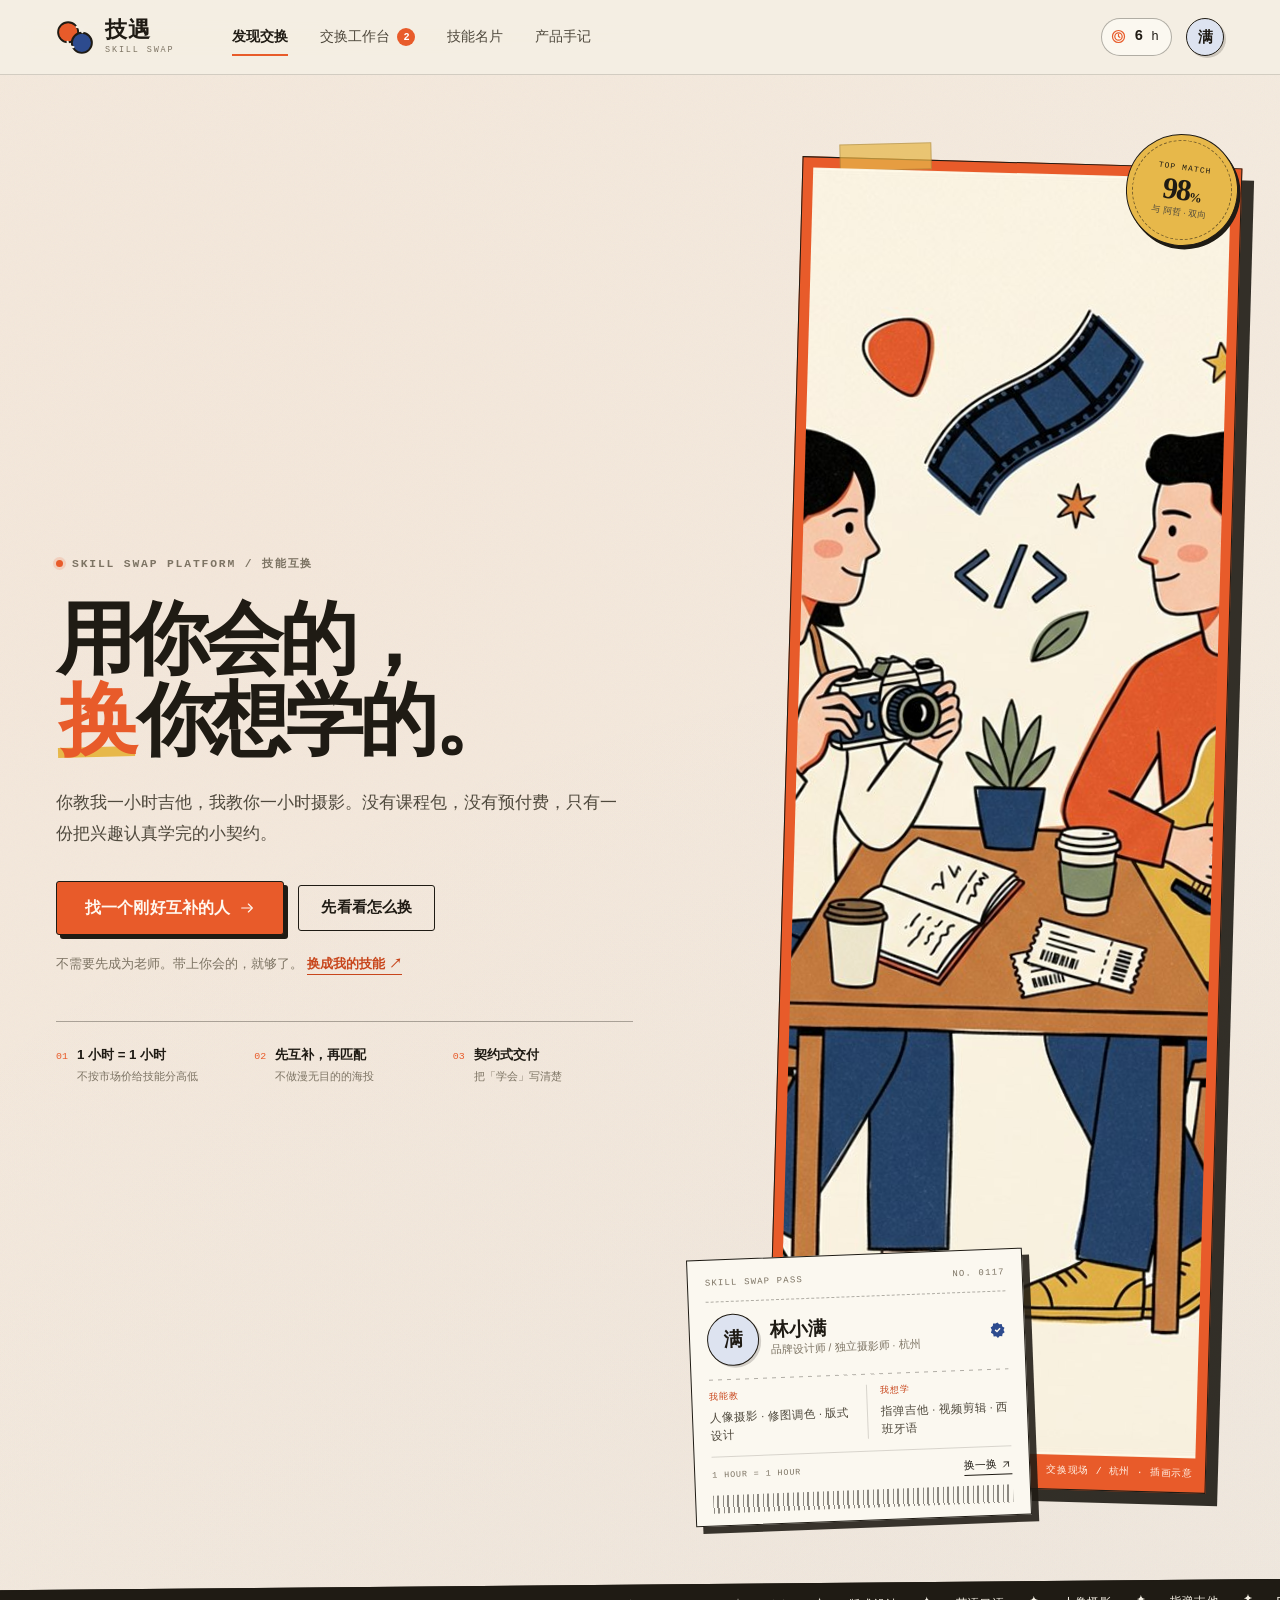
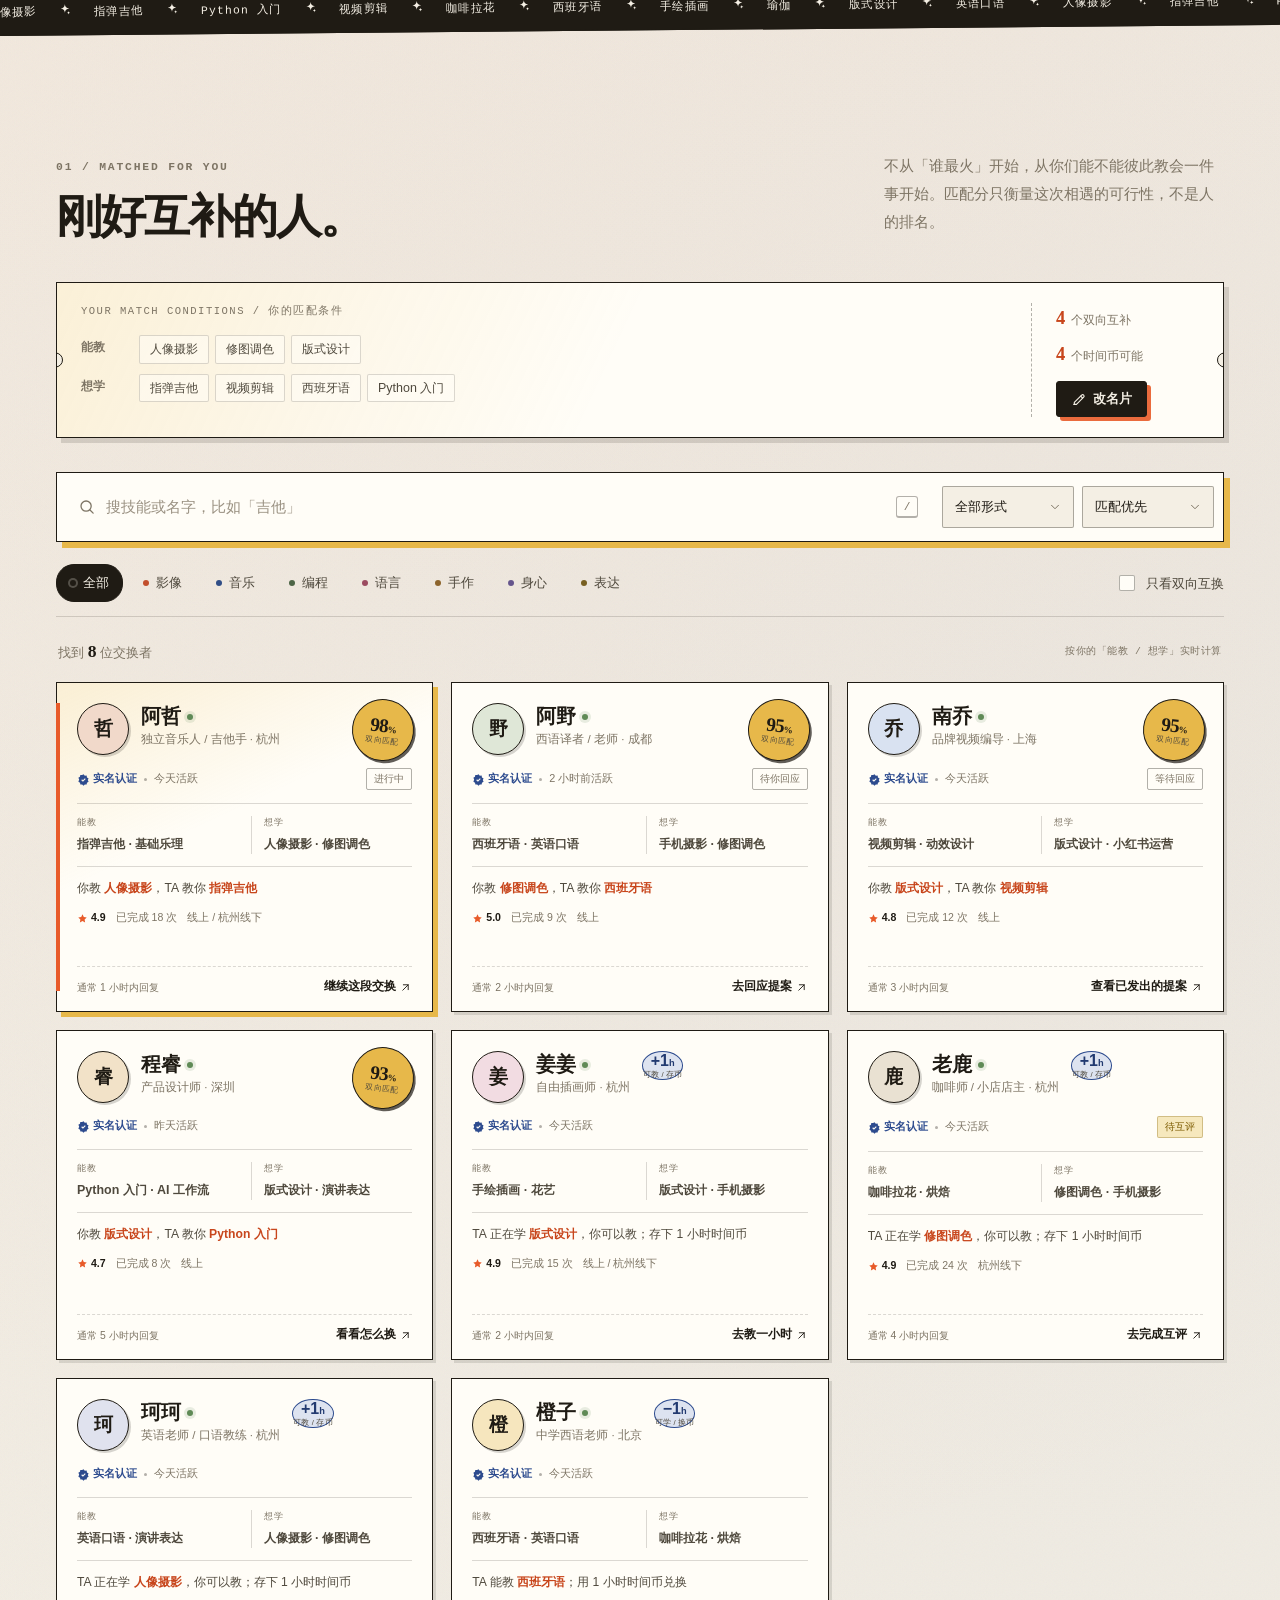
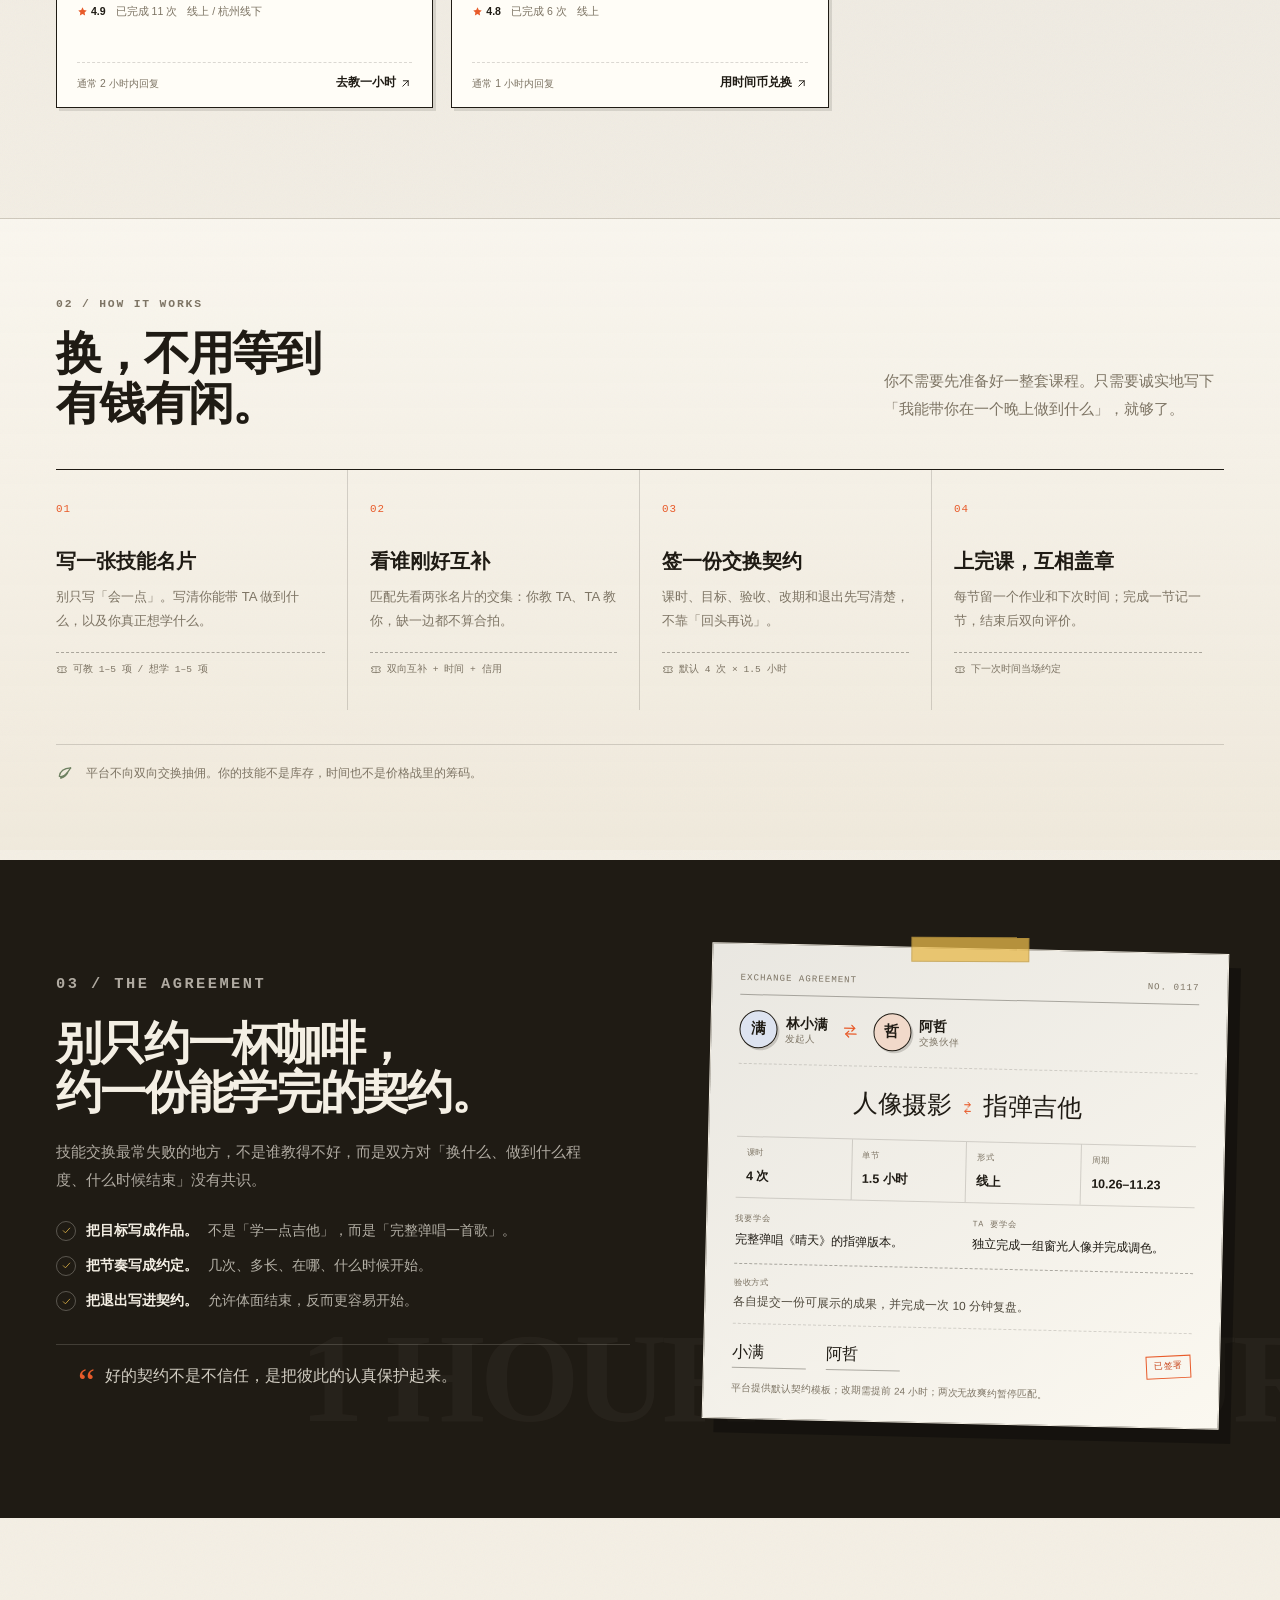
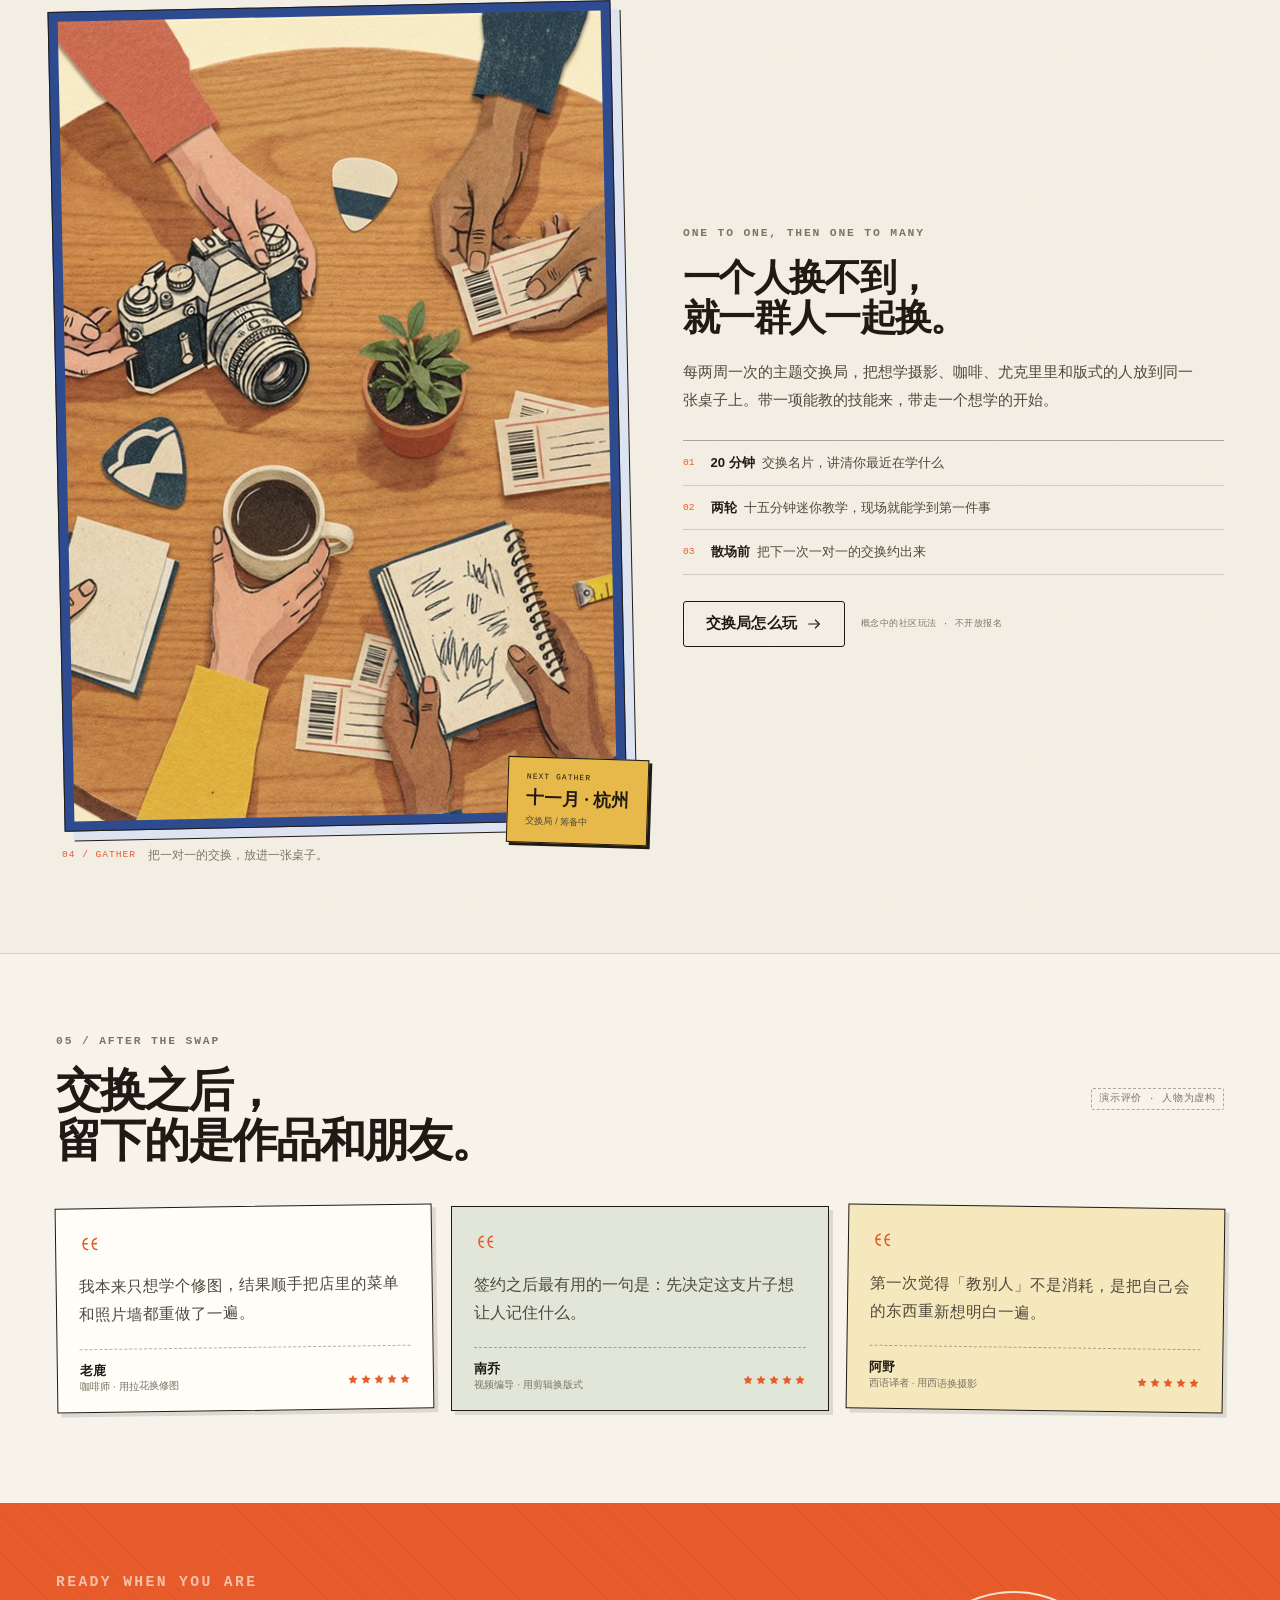
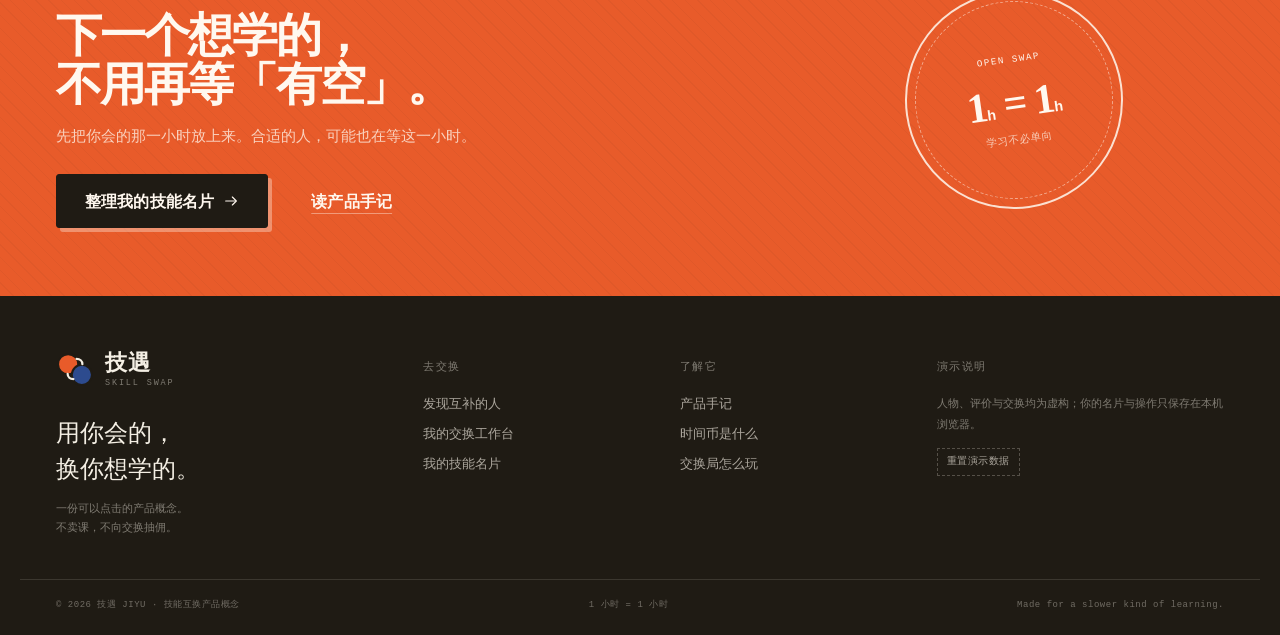
<file: jiyu/index.html>
<!doctype html>
<html lang="zh-CN">
  <head>
    <meta charset="UTF-8" />
    <meta name="viewport" content="width=device-width, initial-scale=1.0" />
    <title>技遇 · 用你会的，换你想学的</title>
    <meta
      name="description"
      content="技遇是一个双向技能互换平台。发布「我能教」和「我想学」，找到刚好互补的人，用一份小契约把兴趣真正学完。"
    />
    <meta name="theme-color" content="#F4EFE4" />
    <meta name="color-scheme" content="light" />
    <meta property="og:title" content="技遇 · 用你会的，换你想学的" />
    <meta
      property="og:description"
      content="不卖课，不抽佣。用一小时，换一小时。"
    />
    <meta property="og:type" content="website" />
    <link rel="icon" href="assets/favicon.svg" type="image/svg+xml" />
    <link rel="preload" as="image" href="assets/hero-swap.jpg" />
    <link rel="stylesheet" href="styles.css" />
    <script defer src="data.js"></script>
    <script defer src="logic.js"></script>
    <script defer src="icons.js"></script>
    <script defer src="notes.js"></script>
    <script defer src="app.js"></script>
  </head>
  <body>
    <a class="skip-link" href="#app">跳到主要内容</a>
    <header id="site-header" class="site-header"></header>
    <main id="app" tabindex="-1"></main>
    <footer id="site-footer" class="site-footer"></footer>
    <nav id="mobile-nav" class="mobile-nav" aria-label="移动端导航"></nav>
    <div id="modal-root"></div>
    <div id="toast-root" class="toast-root" role="status" aria-live="polite" aria-atomic="true"></div>
    <noscript>
      <div class="noscript-card">
        <h1>技遇需要开启 JavaScript</h1>
        <p>这是一个可交互的产品原型。请开启 JavaScript 后刷新页面。</p>
      </div>
    </noscript>
  </body>
</html>
</file>
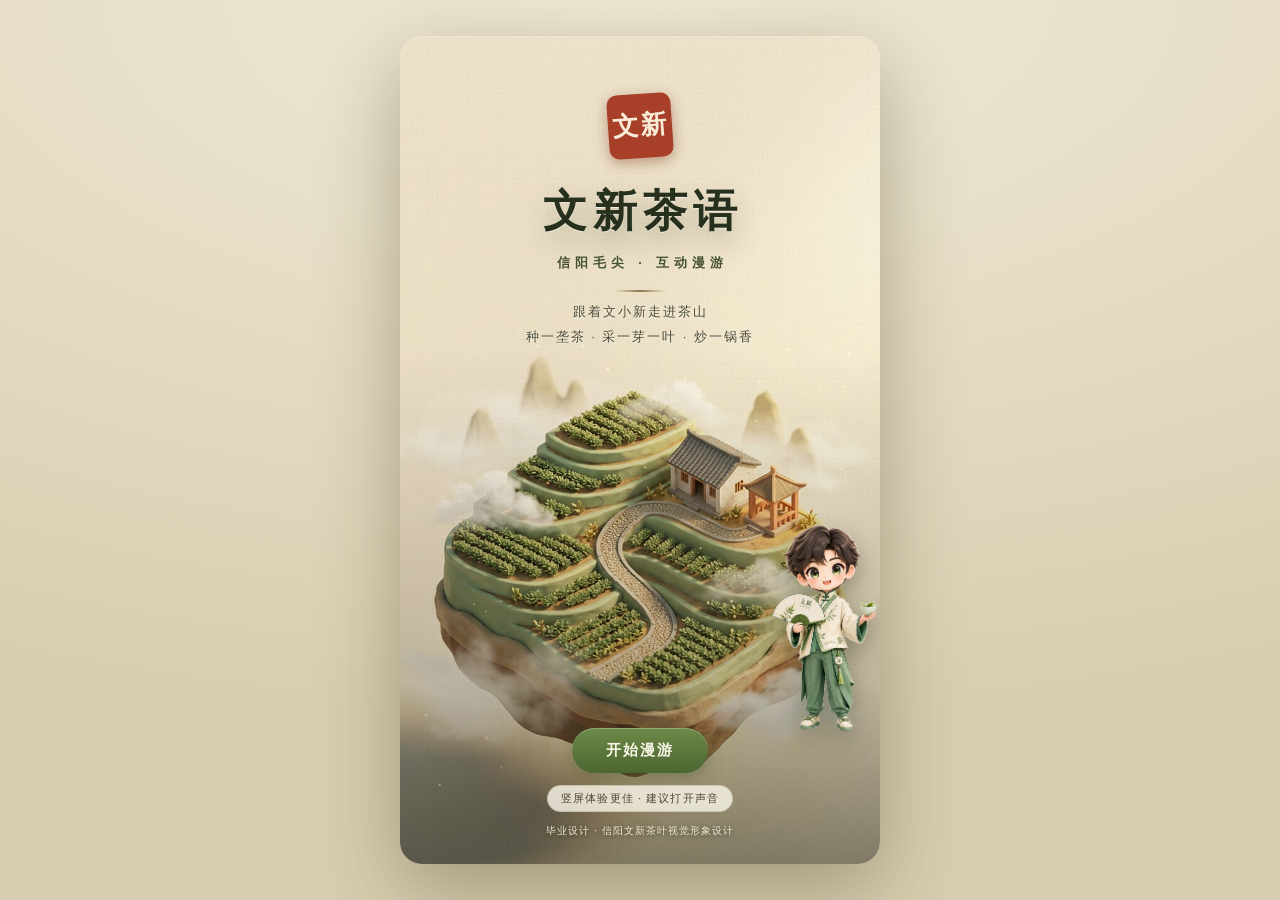
<file: wenxin-tea-h5/index.html>
<!DOCTYPE html>
<html lang="zh-CN">
<head>
<meta charset="UTF-8">
<meta name="viewport" content="width=device-width, initial-scale=1, maximum-scale=1, user-scalable=no, viewport-fit=cover">
<meta name="theme-color" content="#f7f2e4">
<meta name="description" content="跟着文小新在信阳茶山种茶、采茶、炒茶，答茶问、打卡南湾湖、鸡公山、郝堂村、文新茶村与灵山，集齐五枚印章领取茶友证，再入下一章摆一席茶。">
<meta property="og:title" content="文新茶语 · 信阳毛尖互动漫游">
<meta property="og:description" content="种一垄茶，采一芽一叶，炒一锅香。">
<meta property="og:image" content="assets/bg-cover.jpg">
<meta property="og:type" content="website">
<link rel="icon" href="data:image/svg+xml,%3Csvg xmlns='http://www.w3.org/2000/svg' viewBox='0 0 64 64'%3E%3Crect width='64' height='64' rx='14' fill='%23a83f28'/%3E%3Ctext x='32' y='45' font-size='32' text-anchor='middle' fill='%23f8ecd9' font-family='sans-serif' font-weight='700'%3E%E6%96%87%3C/text%3E%3C/svg%3E">
<meta name="apple-mobile-web-app-title" content="文新茶语">
<title>文新茶语 · 信阳毛尖互动漫游</title>
<style>
:root{
  --ink:#2e2a22; --ink-l:#5c5546; --paper:#f7f2e4; --paper-d:#efe7d3;
  --tea:#5f7a3f; --tea-d:#3f5527; --tea-l:#a9c37f; --red:#a83f28; --red-d:#8a3220;
  --gold:#c9a45c;
  --serif:"Source Han Sans SC Heavy","思源黑体 CN Heavy","Noto Sans SC","PingFang SC","Microsoft YaHei",sans-serif;
  --sans:"PingFang SC","Noto Sans SC","Microsoft YaHei","Helvetica Neue",sans-serif;
}
*{margin:0;padding:0;box-sizing:border-box;-webkit-tap-highlight-color:transparent;user-select:none;-webkit-user-select:none}
html,body{height:100%;overflow:hidden;background:#e6dfc9;font-family:var(--sans);color:var(--ink)}
body{display:flex;align-items:center;justify-content:center;background:
  radial-gradient(120% 80% at 50% 0%, #efe9d6 0%, #e2d9bf 60%, #d8cdb0 100%)}
#app{position:relative;width:100%;max-width:480px;height:100dvh;max-height:100dvh;overflow:hidden;
  background:var(--paper);box-shadow:0 24px 80px rgba(60,50,20,.35);touch-action:manipulation}
@media(min-width:560px){#app{height:min(92dvh,860px);border-radius:22px}}

.screen{position:absolute;inset:0;display:none;flex-direction:column;overflow:hidden}
.screen.active{display:flex}
.bg{position:absolute;inset:0;background-size:cover;background-position:center;z-index:0}
.shade{position:absolute;inset:0;z-index:1;pointer-events:none}
.grain{position:absolute;inset:0;z-index:2;pointer-events:none;opacity:.5;mix-blend-mode:multiply;
  background-image:radial-gradient(rgba(120,100,60,.05) 1px, transparent 1px);background-size:5px 5px}

/* ---------- 通用 UI ---------- */
.btn{display:inline-flex;align-items:center;justify-content:center;gap:.4em;border:none;cursor:pointer;
  font-family:var(--sans);font-size:15px;font-weight:600;letter-spacing:.12em;color:#faf6e8;
  background:linear-gradient(180deg,#6c8a48,#4c6631);padding:13px 34px;border-radius:999px;
  box-shadow:0 6px 16px rgba(60,80,30,.35), inset 0 1px 0 rgba(255,255,255,.25);
  transition:transform .12s ease}
.btn:active{transform:scale(.96)}
.btn.ghost{background:rgba(247,242,228,.85);color:var(--tea-d);box-shadow:0 3px 10px rgba(60,50,20,.18);border:1px solid rgba(95,122,63,.35)}
.btn.small{padding:9px 20px;font-size:13px}
.back-bar{position:relative;z-index:26;flex:0 0 auto;display:flex;align-items:center;justify-content:center;gap:7px;
  width:100%;border:0;border-top:1px solid rgba(95,122,63,.24);cursor:pointer;
  padding:11px 16px calc(11px + env(safe-area-inset-bottom));
  background:linear-gradient(180deg,rgba(250,246,234,.94),rgba(240,233,214,.98));
  color:var(--tea-d);font-family:var(--sans);font-size:13.5px;font-weight:700;letter-spacing:.18em;
  box-shadow:0 -8px 20px rgba(40,30,10,.12);-webkit-tap-highlight-color:transparent;
  transition:background .15s}
.back-bar:active{background:rgba(95,122,63,.16)}
.back-bar i{font-style:normal;display:inline-flex;align-items:center;justify-content:center;
  width:20px;height:20px;border-radius:50%;background:var(--tea);color:#fbf7e9;
  font-size:15px;line-height:1;padding-bottom:2px;flex:0 0 auto}
.back-bar em{position:absolute;right:14px;font-style:normal;font-size:10px;font-weight:400;
  color:#8c8464;letter-spacing:.08em}
.swipe-hint{position:absolute;left:10px;top:50%;z-index:70;transform:translate(-8px,-50%);opacity:0;pointer-events:none;
  display:flex;align-items:center;gap:6px;background:rgba(250,246,234,.96);border:1px solid rgba(95,122,63,.35);
  border-radius:999px;padding:7px 14px 7px 10px;font-size:11.5px;color:var(--tea-d);letter-spacing:.1em;font-weight:600;
  box-shadow:0 6px 16px rgba(40,30,10,.18);transition:opacity .18s,transform .18s}
.swipe-hint.on{opacity:1;transform:translate(0,-50%)}
.swipe-hint i{font-style:normal;width:18px;height:18px;border-radius:50%;background:var(--tea);color:#fbf7e9;
  display:flex;align-items:center;justify-content:center;font-size:13px;padding-bottom:2px}
.scene-head{position:relative;z-index:20;padding:calc(14px + env(safe-area-inset-top)) 20px 8px;text-align:center}
.scene-head h2{font-family:var(--serif);font-weight:900;font-size:19px;letter-spacing:.24em;color:var(--ink)}
.scene-head p{font-size:12px;color:var(--ink-l);letter-spacing:.14em;margin-top:3px}
@media(max-width:400px){
  .scene-head{padding-left:16px;padding-right:16px}
  .scene-head h2{font-size:17.5px;letter-spacing:.18em}
  .map-top{padding:calc(10px + env(safe-area-inset-top)) 12px 0}
  .map-brand{gap:7px}
  .map-brand .mini-seal{width:30px;height:30px;font-size:12px}
  .map-brand b{font-size:15px;letter-spacing:.1em}
  .seal-bar{gap:4px}
  .seal-bar .seal{width:30px;height:30px;font-size:13px}
  .quiz-card:after{right:2px;top:-12px;width:42px;height:42px;font-size:12px}
}

/* ---------- 封面 ---------- */
#sc-cover .shade{background:linear-gradient(180deg,rgba(247,242,228,.18) 0%,rgba(247,242,228,0) 38%,rgba(28,30,14,.22) 78%,rgba(20,22,10,.5) 100%)}
.cover-wrap{position:relative;z-index:5;display:flex;flex-direction:column;align-items:center;justify-content:flex-start;height:100%;padding:calc(58px + env(safe-area-inset-top)) 28px 26px}
.cover-seal{width:64px;height:64px;border-radius:10px;background:var(--red);color:#f8ecd9;display:flex;align-items:center;justify-content:center;
  font-family:var(--serif);font-weight:900;font-size:26px;line-height:1.05;text-align:center;letter-spacing:.05em;box-shadow:0 4px 14px rgba(120,40,20,.4);transform:rotate(-4deg)}
.cover-seal span{display:block}
.cover-title{font-family:var(--serif);font-weight:900;font-size:44px;letter-spacing:.14em;text-indent:.14em;color:#26301c;margin-top:24px;
  text-shadow:0 1px 0 rgba(255,255,255,.55), 0 12px 28px rgba(50,60,20,.28)}
.cover-sub{font-size:12.5px;letter-spacing:.42em;text-indent:.42em;color:#42502f;margin-top:14px;font-weight:600}
.cover-line{width:52px;height:2px;background:linear-gradient(90deg,transparent,#8a7a50,transparent);margin:18px 0 8px}
.cover-copy{font-size:12.5px;color:#4b4a38;letter-spacing:.16em;text-align:center;line-height:2;font-weight:500;
  text-shadow:0 1px 2px rgba(248,244,231,.92),0 0 12px rgba(248,244,231,.75)}
.cover-bottom{margin-top:auto;display:flex;flex-direction:column;align-items:center;gap:12px;width:100%}
.cover-tip{font-size:11px;color:#4d4632;letter-spacing:.1em;background:rgba(248,244,231,.82);border:1px solid rgba(120,110,70,.25);
  padding:5px 13px;border-radius:999px;backdrop-filter:blur(2px)}
.cover-credit{font-size:10px;color:#f0ead6;letter-spacing:.1em;text-shadow:0 1px 4px rgba(20,25,10,.6)}
.cover-boy{position:absolute;right:2px;bottom:132px;height:208px;z-index:6;filter:drop-shadow(0 10px 12px rgba(25,35,10,.35));
  animation:bob3 3.2s ease-in-out infinite}

/* ---------- 地图 ---------- */
#sc-map .bg{filter:saturate(.96)}
#sc-map .shade{background:linear-gradient(180deg,rgba(247,242,228,.0) 55%,rgba(35,32,20,.30) 100%)}
.map-top{position:relative;z-index:20;display:flex;align-items:center;justify-content:space-between;padding:calc(12px + env(safe-area-inset-top)) 16px 0}
.map-brand{display:flex;align-items:center;gap:9px}
.map-brand .mini-seal{width:34px;height:34px;border-radius:7px;background:var(--red);color:#f8ecd9;font-family:var(--serif);
  font-size:13px;display:flex;align-items:center;justify-content:center;line-height:1.1;text-align:center;transform:rotate(-3deg)}
.map-brand b{font-family:var(--serif);font-weight:900;font-size:16px;letter-spacing:.14em}
.map-brand small{display:block;font-size:9px;letter-spacing:.2em;color:var(--ink-l);font-weight:400}
.seal-bar{display:flex;gap:6px}
.seal-bar .seal{width:34px;height:34px;border-radius:50%;border:1.5px dashed rgba(168,63,40,.45);background:rgba(247,242,228,.72);
  color:rgba(140,60,40,.35);font-family:var(--serif);font-size:15px;display:flex;align-items:center;justify-content:center;transition:all .3s}
.seal-bar .seal.on{border:1.5px solid var(--red);background:var(--red);color:#f8ecd9;box-shadow:0 2px 8px rgba(150,50,25,.4);transform:rotate(-6deg)}
#sc-map .seal-bar .seal{background:rgba(250,246,234,.92);border-color:rgba(168,63,40,.55);color:rgba(140,60,40,.5);box-shadow:0 1px 4px rgba(80,60,30,.12)}
.map-stage{position:relative;z-index:5;flex:1}
.map-ground{position:absolute;left:-12px;right:-12px;bottom:-1px;height:30%;z-index:3;
  background:linear-gradient(180deg,#efe9d6 0%,#e7dfc8 55%,#ddd3b7 100%);
  box-shadow:0 -14px 30px rgba(60,65,30,.12)}
.map-ground:before{content:"";position:absolute;top:-22px;left:-4%;right:-4%;height:46px;background:#efe9d6;
  border-radius:48% 52% 0 0 / 92% 100% 0 0}
.map-ground:after{content:"";position:absolute;inset:0;opacity:.5;
  background-image:radial-gradient(rgba(120,105,65,.10) 1px,transparent 1px);background-size:6px 6px}
.marker{position:absolute;transform:translate(-50%,-100%);display:flex;flex-direction:column;align-items:center;cursor:pointer;z-index:10;border:none;background:none}
.marker .pin{width:46px;height:46px;border-radius:50% 50% 50% 6px;background:linear-gradient(160deg,#fdf8ea,#efe4c8);
  border:1.5px solid rgba(95,122,63,.55);box-shadow:0 6px 14px rgba(40,40,15,.28);display:flex;align-items:center;justify-content:center;
  transform:rotate(-45deg);transition:transform .15s}
.marker .pin svg{width:24px;height:24px;transform:rotate(45deg)}
.marker:active .pin{transform:rotate(-45deg) scale(.92)}
.marker .tag{margin-top:6px;background:rgba(250,246,234,.92);border:1px solid rgba(95,122,63,.35);color:var(--tea-d);
  font-size:11px;font-weight:600;letter-spacing:.1em;padding:2px 8px;border-radius:999px;white-space:nowrap}
.marker.done .pin{background:linear-gradient(160deg,#e9f1d8,#d5e3b8)}
.marker.done .tag{color:#8a8370}
.marker .done-dot{position:absolute;top:-3px;right:-3px;width:15px;height:15px;border-radius:50%;background:var(--red);color:#fff;
  font-size:9px;display:none;align-items:center;justify-content:center;border:1.5px solid #fdf8ea}
.marker.done .done-dot{display:flex}
.map-bubble{position:absolute;z-index:15;max-width:200px;background:rgba(252,249,240,.96);border:1px solid rgba(95,122,63,.35);
  border-radius:12px;padding:8px 12px;font-size:12px;line-height:1.55;color:#403a2c;letter-spacing:.05em;
  box-shadow:0 6px 18px rgba(50,45,20,.18);opacity:0;transform:translate(-50%,6px);transition:opacity .3s,transform .3s;pointer-events:none}
.map-bubble.show{opacity:1;transform:translate(-50%,0)}
.map-bubble:after{content:"";position:absolute;left:50%;bottom:-6px;width:10px;height:10px;background:inherit;border-right:1px solid rgba(95,122,63,.35);border-bottom:1px solid rgba(95,122,63,.35);transform:translateX(-50%) rotate(45deg)}
#mapBoy{position:absolute;z-index:12;height:152px;bottom:4%;left:50%;transform:translateX(-50%);transition:left .75s cubic-bezier(.3,.7,.3,1);
  animation:bob 2.2s ease-in-out infinite;filter:drop-shadow(0 8px 10px rgba(30,40,15,.3))}
@keyframes bob{0%,100%{transform:translateX(-50%) translateY(0)}50%{transform:translateX(-50%) translateY(-4px)}}
.map-foot{position:relative;z-index:20;display:flex;align-items:center;justify-content:space-between;
  padding:10px 16px calc(12px + env(safe-area-inset-bottom));gap:10px}
.map-foot .tip{font-size:11px;color:#4f5238;letter-spacing:.1em}
.final-btn{display:none}
.final-btn.show{display:inline-flex;animation:pulse 1.6s ease-in-out infinite}
@keyframes pulse{0%,100%{box-shadow:0 6px 16px rgba(60,80,30,.35), 0 0 0 0 rgba(168,63,40,.45)}55%{box-shadow:0 6px 16px rgba(60,80,30,.35), 0 0 0 12px rgba(168,63,40,0)}}

/* ---------- 通用场景 ---------- */
.scene-body{position:relative;z-index:5;flex:1;display:flex;flex-direction:column;align-items:center;overflow:hidden}
.hint{position:relative;z-index:20;font-size:12px;color:var(--ink-l);letter-spacing:.1em;background:rgba(250,246,234,.85);
  border:1px solid rgba(95,122,63,.25);padding:7px 16px;border-radius:999px;margin:8px auto 10px;text-align:center}
.result-mask{position:absolute;inset:0;z-index:60;display:none;align-items:center;justify-content:center;background:rgba(30,28,18,.45);backdrop-filter:blur(2px)}
.result-mask.show{display:flex}
.result-card{width:78%;background:var(--paper);border-radius:18px;padding:26px 22px 22px;text-align:center;box-shadow:0 20px 50px rgba(0,0,0,.3);
  border:1px solid rgba(95,122,63,.25);animation:popIn .35s cubic-bezier(.2,.8,.3,1.2)}
@keyframes popIn{from{transform:scale(.85);opacity:0}to{transform:scale(1);opacity:1}}
.result-card h3{font-family:var(--serif);font-weight:900;font-size:22px;letter-spacing:.18em;color:var(--tea-d)}
.result-card p{font-size:12.5px;color:var(--ink-l);line-height:1.9;margin:10px 0 18px;letter-spacing:.06em}
.stamp-big{width:70px;height:70px;margin:2px auto 6px;border-radius:50%;background:var(--red);color:#f8ecd9;font-family:var(--serif);font-weight:900;
  font-size:30px;display:flex;align-items:center;justify-content:center;box-shadow:0 6px 16px rgba(140,50,25,.4);transform:rotate(-8deg)}
.stamp-big.in{animation:stampIn .5s cubic-bezier(.2,1.4,.4,1)}
@keyframes stampIn{0%{transform:rotate(-8deg) scale(2.4);opacity:0}60%{transform:rotate(-8deg) scale(.92);opacity:1}100%{transform:rotate(-8deg) scale(1)}}

/* ---------- 种茶 ---------- */
#sc-plant{background:#efe9d6}
#sc-plant .bg{background-size:cover;background-position:50% 60%}
#sc-plant .shade{background:linear-gradient(180deg,rgba(247,242,228,.94) 0%,rgba(247,242,228,.72) 26%,rgba(247,242,228,.25) 52%,rgba(28,32,14,.28) 100%)}
#sc-plant .sun{position:absolute;top:9%;right:12%;width:64px;height:64px;border-radius:50%;background:radial-gradient(circle,#fdf3cf 0%,rgba(253,243,207,0) 70%);opacity:.9}
.plot{position:relative;z-index:6;margin-top:14px;width:86%;height:182px;border-radius:14px;background:
  radial-gradient(120% 90% at 50% 0%, rgba(255,255,255,.2), transparent 58%),
  radial-gradient(ellipse 150px 44px at 22% 62%, rgba(66,44,20,.22), transparent 72%),
  radial-gradient(ellipse 170px 46px at 76% 30%, rgba(66,44,20,.2), transparent 72%),
  radial-gradient(ellipse 130px 40px at 55% 86%, rgba(255,235,200,.1), transparent 70%),
  linear-gradient(180deg,#b09060 0%,#9a7a4c 52%,#7f6139 100%);
  box-shadow:0 0 0 7px rgba(247,242,228,.96), 0 16px 30px rgba(40,30,10,.28), inset 0 10px 22px rgba(40,25,5,.32), inset 0 -14px 26px rgba(40,22,5,.22)}
.plot:before{content:"";position:absolute;inset:0;border-radius:14px;pointer-events:none;opacity:.55;mix-blend-mode:multiply;
  background-image:url("data:image/svg+xml,%3Csvg xmlns='http://www.w3.org/2000/svg' width='140' height='140'%3E%3Cfilter id='n'%3E%3CfeTurbulence type='fractalNoise' baseFrequency='.85' numOctaves='2' stitchTiles='stitch'/%3E%3CfeColorMatrix type='saturate' values='0'/%3E%3C/filter%3E%3Crect width='140' height='140' filter='url(%23n)' opacity='.38'/%3E%3C/svg%3E")}
.plot:after{content:"";position:absolute;inset:0;border-radius:14px;pointer-events:none;
  background:repeating-linear-gradient(180deg,transparent 0 27px,rgba(58,38,14,.16) 27px 29px,transparent 29px 30px)}
.plot .rows{position:absolute;inset:16px;display:flex;justify-content:space-around;align-items:center;z-index:1}
.hole{position:relative;width:30%;height:118px;display:flex;align-items:flex-end;justify-content:center;cursor:pointer}
.hole:before{content:"";position:absolute;bottom:4px;width:78px;height:30px;border-radius:50%;background:radial-gradient(ellipse at center,#42301b 0%,#5f482b 58%,#785c37 100%);box-shadow:inset 0 7px 10px rgba(0,0,0,.55), inset 0 -2px 0 rgba(255,240,210,.1), 0 2px 5px rgba(0,0,0,.18)}
.hole.planted:before{opacity:.45}
.hole .plant{position:absolute;bottom:16px;display:none;flex-direction:column;align-items:center}
.hole.planted .plant{display:flex;animation:popIn .4s cubic-bezier(.2,.8,.3,1.3)}
.plant svg{width:44px;height:58px;transition:transform .4s}
.plant.grown svg{transform:scale(1.35)}
.plant .ring{position:absolute;top:-14px;width:44px;height:44px;display:none}
.plant .ring svg{width:44px;height:44px;transform:rotate(-90deg)}
.plant .ring circle{fill:none;stroke:#f6e8b8;stroke-width:4;stroke-linecap:round;stroke-dasharray:126;stroke-dashoffset:126}
.hole.watering .plant .ring{display:block}
.tray{position:relative;z-index:6;margin-top:14px;width:88%;background:rgba(250,246,234,.94);border:1px solid rgba(95,122,63,.3);
  border-radius:14px;padding:10px 14px;display:flex;align-items:center;gap:16px;box-shadow:0 6px 16px rgba(40,30,10,.15)}
.tray .label{font-size:12px;color:var(--tea-d);font-weight:600;letter-spacing:.1em;writing-mode:vertical-rl;line-height:1.2;padding-left:2px;border-right:1px dashed rgba(95,122,63,.3);padding-right:8px}
.tray .seedlings{display:flex;gap:20px;flex:1;justify-content:center}
.tray-empty{display:none;flex:1;text-align:center;font-size:12px;color:#6f6a52;letter-spacing:.1em;line-height:1.7}
.tray-empty.show{display:block}
.seedling{width:52px;height:64px;cursor:pointer;transition:transform .15s;display:flex;align-items:center;justify-content:center}
.seedling svg{width:40px;height:54px}
.seedling:active{transform:scale(.9)}
.seedling.picked{transform:translateY(-8px) scale(1.06);filter:drop-shadow(0 8px 10px rgba(80,100,40,.35))}
.seedling.used{opacity:0;pointer-events:none}
.plant-hint{position:relative;z-index:20;margin:14px auto 12px;font-size:12px;color:#4c4232;background:rgba(250,246,234,.9);border:1px solid rgba(95,122,63,.25);padding:7px 16px;border-radius:999px;letter-spacing:.1em;text-align:center}
.scene-guide{position:absolute;right:2px;bottom:0;z-index:7;display:flex;flex-direction:column;align-items:center;pointer-events:none}
.scene-guide img{height:158px;filter:drop-shadow(0 8px 10px rgba(30,40,15,.28));animation:bob3 3s ease-in-out infinite}
.scene-guide span{font-size:10px;color:#4f5238;background:rgba(250,246,234,.88);border:1px solid rgba(95,122,63,.28);
  border-radius:999px;padding:2px 9px;letter-spacing:.12em;margin-bottom:6px}
#sc-plant .tray.locked{opacity:.4;filter:grayscale(.28);pointer-events:none}
.plot.crusted .hole{pointer-events:none}
.soil-crust{position:absolute;inset:0;z-index:4;border-radius:14px;overflow:hidden;cursor:grab;touch-action:none;
  background:
    radial-gradient(75% 62% at 24% 22%, rgba(255,236,198,.2), transparent 72%),
    radial-gradient(60% 55% at 80% 78%, rgba(45,28,8,.2), transparent 72%),
    radial-gradient(46% 34% at 62% 42%, rgba(70,46,18,.14), transparent 70%),
    linear-gradient(180deg,#a98957 0%,#94754a 60%,#7d5f3a 100%);
  box-shadow:inset 0 10px 22px rgba(35,22,6,.34), inset 0 -12px 22px rgba(35,22,6,.26);
  transition:opacity .5s ease}
.soil-crust:before{content:"";position:absolute;inset:0;pointer-events:none;opacity:.32;mix-blend-mode:multiply;
  background-image:url("data:image/svg+xml,%3Csvg xmlns='http://www.w3.org/2000/svg' width='140' height='140'%3E%3Cfilter id='n'%3E%3CfeTurbulence type='fractalNoise' baseFrequency='.85' numOctaves='2' stitchTiles='stitch'/%3E%3CfeColorMatrix type='saturate' values='0'/%3E%3C/filter%3E%3Crect width='140' height='140' filter='url(%23n)' opacity='.38'/%3E%3C/svg%3E")}
.soil-crust:active{cursor:grabbing}
.soil-crust.done{opacity:0;pointer-events:none}
.soil-crust .clod{position:absolute;border-radius:46% 54% 43% 57% / 57% 43% 57% 43%;opacity:calc(.92 - var(--loosen,0)*.58);
  background:radial-gradient(ellipse at 32% 26%,#c4a26e,#a17d4c 58%,#82613b 100%);
  box-shadow:inset 0 3px 3px rgba(255,230,190,.22), inset 0 -4px 6px rgba(40,24,6,.28), 0 3px 6px rgba(40,24,6,.18);
  transition:opacity .2s linear}
.soil-crust .clod:nth-child(odd){border-radius:52% 48% 45% 55% / 60% 40% 58% 42%}
.soil-crust .clod:nth-child(3n){border-radius:44% 56% 52% 48% / 46% 54% 46% 54%}
.soil-crust .clod:after{content:"";position:absolute;left:16%;right:16%;top:52%;height:1px;border-radius:2px;
  background:rgba(60,38,14,.26);transform:rotate(-7deg)}
.crust-tip{position:absolute;left:50%;top:12px;transform:translateX(-50%);font-size:10.5px;letter-spacing:.16em;
  color:rgba(252,242,214,.92);text-shadow:0 1px 3px rgba(30,20,5,.55);white-space:nowrap}
.loosen-track{position:absolute;left:12%;right:12%;bottom:11px;height:7px;border-radius:99px;background:rgba(38,24,8,.32);
  border:1px solid rgba(252,242,214,.18);overflow:hidden;box-shadow:inset 0 1px 2px rgba(0,0,0,.32)}
.loosen-track i{display:block;height:100%;width:0;border-radius:99px;background:linear-gradient(90deg,#d7bc7c,#f3e3ad)}
.loosen-track span{position:absolute;right:0;top:-17px;font-size:9.5px;color:rgba(252,242,214,.9);letter-spacing:.1em}

/* ---------- 小关进度 ---------- */
.stage-strip{position:relative;z-index:22;display:flex;align-items:center;gap:9px;width:max-content;max-width:88%;margin:3px auto;
  padding:4px 12px;border-radius:999px;background:rgba(250,246,234,.9);border:1px solid rgba(95,122,63,.28);
  font-size:10.5px;letter-spacing:.12em;color:#4c4232;box-shadow:0 3px 10px rgba(40,30,10,.08)}
.stage-strip .sdots{display:flex;gap:4px;flex:0 0 auto}
.stage-strip .sdots i{width:6px;height:6px;border-radius:50%;background:rgba(95,122,63,.22);transition:background .25s,transform .25s}
.stage-strip .sdots i.on{background:var(--tea);transform:scale(1.18)}
.stage-strip .sdots i.done{background:var(--red)}
.stage-strip em{font-style:normal;font-weight:600;white-space:nowrap;overflow:hidden;text-overflow:ellipsis}
.stage-strip.on-dark{background:rgba(24,30,14,.5);border-color:rgba(246,241,223,.3);color:rgba(248,243,226,.94);
  backdrop-filter:blur(4px);box-shadow:0 3px 10px rgba(0,0,0,.16)}
.stage-strip.on-dark .sdots i{background:rgba(246,241,223,.3)}
.stage-strip.on-dark .sdots i.on{background:#efdfa6}
.stage-strip.on-dark .sdots i.done{background:#e2b17a}

/* ---------- 采茶 ---------- */
#sc-pick .shade{background:linear-gradient(180deg,rgba(20,25,10,.32) 0%,rgba(20,25,10,.05) 30%,rgba(20,25,10,.1) 70%,rgba(20,25,10,.4) 100%)}
.pick-hud{position:relative;z-index:20;display:flex;align-items:center;justify-content:center;gap:18px;padding:0 18px;margin:2px 0 4px}
.pick-hud .pill{background:rgba(250,246,234,.92);border:1px solid rgba(95,122,63,.3);border-radius:999px;padding:6px 15px;font-size:13px;font-weight:600;color:var(--tea-d);letter-spacing:.08em}
.pick-hud .pill b{color:var(--red);font-size:15px}
.bush{position:relative;z-index:6;flex:1;margin:6px 12px 0;border-radius:18px;overflow:hidden;
  background:radial-gradient(140% 120% at 50% 28%, rgba(38,58,18,.18), rgba(16,24,8,.42));
  box-shadow:inset 0 0 40px rgba(10,15,5,.5)}
.target{position:absolute;transform:translate(-50%,-50%);cursor:pointer;background:none;border:0;padding:0;
  animation:popIn .28s cubic-bezier(.2,.9,.3,1.3);filter:drop-shadow(0 4px 6px rgba(0,0,0,.35))}
.target svg{width:56px;height:71px}
.target.bud svg{width:64px;height:81px}
.target.bud{filter:drop-shadow(0 0 9px rgba(255,252,225,.85)) drop-shadow(0 4px 6px rgba(0,0,0,.4))}
.target.hit{animation:hit .28s ease-out forwards;pointer-events:none}
@keyframes hit{to{transform:translate(-50%,-50%) scale(1.5);opacity:0}}
.target.miss{animation:miss .3s ease}
@keyframes miss{0%,100%{transform:translate(-50%,-50%)}30%{transform:translate(-56%,-50%) rotate(-8deg)}60%{transform:translate(-44%,-50%) rotate(8deg)}}
.pick-boy{position:absolute;left:0;bottom:0;height:150px;z-index:5;filter:drop-shadow(0 8px 10px rgba(0,0,0,.35));animation:bob3 2.4s ease-in-out infinite}
@keyframes bob3{0%,100%{transform:translateY(0)}50%{transform:translateY(-5px)}}
.pick-timebar{position:relative;z-index:20;height:6px;width:70%;margin:8px auto 2px;border-radius:99px;background:rgba(20,30,10,.38);overflow:hidden}
.pick-timebar i{display:block;height:100%;width:100%;background:linear-gradient(90deg,#d9c07a,#c9a45c);border-radius:99px}
.pick-note{position:relative;z-index:20;text-align:center;font-size:11px;color:rgba(250,246,234,.85);letter-spacing:.12em;padding:6px 0 10px;text-shadow:0 1px 4px rgba(0,0,0,.5)}
.sort-board{position:absolute;left:50%;top:50%;transform:translate(-50%,-50%) scale(.94);z-index:9;width:86%;
  background:rgba(250,246,234,.96);border:1px solid rgba(95,122,63,.34);border-radius:18px;padding:11px 13px 13px;
  box-shadow:0 16px 38px rgba(10,15,5,.4);display:none;opacity:0;transition:opacity .25s,transform .25s}
.sort-board.show{display:block;opacity:1;transform:translate(-50%,-50%) scale(1)}
.sort-board h4{font-family:var(--serif);font-size:15px;letter-spacing:.2em;text-align:center;color:var(--tea-d)}
.sort-board p{font-size:10.5px;color:#6f6a52;text-align:center;letter-spacing:.1em;margin:3px 0 9px}
.sort-grid{display:grid;grid-template-columns:repeat(4,1fr);gap:7px}
.sort-item{position:relative;border:1px solid rgba(95,122,63,.22);background:rgba(255,252,242,.8);border-radius:11px;
  padding:6px 2px 4px;cursor:pointer;display:flex;flex-direction:column;align-items:center;justify-content:flex-end}
.sort-item svg{width:32px;height:40px}
.sort-item span{font-size:9px;letter-spacing:.08em;color:#6f6a52;margin-top:2px}
.sort-item.old span{color:#a35336}
.sort-item.bud span{color:#4c6a2e}
.sort-item.old:after{content:"";position:absolute;inset:0;border-radius:inherit;box-shadow:inset 0 0 0 1.5px rgba(168,63,40,.25);pointer-events:none}
.sort-item.gone{animation:hit .28s ease-out forwards;pointer-events:none}
.sort-item.bud.wrong{animation:miss .3s ease}
.sort-item:active{transform:scale(.95)}

/* ---------- 炒茶 ---------- */
#sc-wok .bg{filter:blur(5px) saturate(.92) brightness(.94);transform:scale(1.08)}
#sc-wok .shade{background:linear-gradient(180deg,rgba(30,20,8,.18),rgba(30,20,8,.02) 40%,rgba(30,20,8,.3))}
.wok-stage{position:relative;z-index:6;flex:1;display:flex;flex-direction:column;align-items:center;justify-content:center;padding:6px 0 10px}
.wok{position:relative;width:min(74vw,306px);aspect-ratio:1/.66;margin:6px 0 26px}
.wok:before{content:"";position:absolute;left:-6%;right:-6%;bottom:-16px;height:44px;border-radius:50%;z-index:-1;
  background:radial-gradient(ellipse at 50% 50%, rgba(255,150,60,.6), rgba(255,120,40,0) 70%);filter:blur(7px)}
.wok-rim{position:absolute;inset:0;border-radius:50%;
  background:
    radial-gradient(ellipse at 50% 8%, rgba(255,228,180,.32), transparent 46%),
    radial-gradient(ellipse at 50% 48%, #3b3020 0%, #241b0f 58%, #140f07 100%);
  border:7px solid #5b452c;
  box-shadow:inset 0 10px 24px rgba(0,0,0,.7), inset 0 -10px 20px rgba(255,150,70,.14), 0 20px 36px rgba(0,0,0,.42);
  outline:2px solid rgba(255,225,170,.22); outline-offset:-10px}
.wok-rim:before{content:"";position:absolute;inset:12px;border-radius:50%;border:1.5px solid rgba(150,118,74,.28)}
.wok-handle{position:absolute;left:-44px;top:40%;width:62px;height:15px;border-radius:9px;transform:rotate(-12deg);
  background:linear-gradient(180deg,#7c5836,#3d2915);box-shadow:0 4px 8px rgba(0,0,0,.4)}
.wok-handle:after{content:"";position:absolute;right:-2px;top:-5px;width:20px;height:25px;border-radius:6px;background:#4a3119;box-shadow:inset 0 2px 2px rgba(255,220,170,.2)}
.leaves{position:absolute;inset:0;border-radius:50%;transition:transform .3s}
.leaves.stir{animation:swirl 1.1s linear infinite}
@keyframes swirl{to{transform:rotate(12deg)}}
.leaf-dot{position:absolute;width:18px;height:11px;background:linear-gradient(140deg,#a5c468,#5c7a34);border-radius:82% 10% 82% 10%;
  opacity:.96;transition:background .5s;box-shadow:0 1px 2px rgba(0,0,0,.35)}
.leaf-dot:after{content:"";position:absolute;left:18%;right:18%;top:48%;height:1px;background:rgba(255,255,240,.45);transform:rotate(-16deg)}
.wok-spatula{position:absolute;right:14%;top:-10%;width:46px;height:82%;z-index:8;transform-origin:68% 92%;
  transform:rotate(8deg);transition:transform .45s cubic-bezier(.3,.8,.3,1);pointer-events:none}
.wok.stir .wok-spatula{animation:stirSpatula 1.4s ease-in-out infinite}
@keyframes stirSpatula{0%,100%{transform:rotate(-10deg)}50%{transform:rotate(24deg)}}
.steam{position:absolute;left:50%;top:-20px;transform:translateX(-50%);width:130px;height:76px;pointer-events:none;opacity:.5}
.steam i{position:absolute;bottom:0;left:50%;width:10px;height:46px;border-radius:50%;background:linear-gradient(180deg,rgba(255,255,255,0),rgba(255,250,235,.6));filter:blur(3px);animation:rise 2.6s ease-in-out infinite}
.steam i:nth-child(2){left:32%;animation-delay:.7s;height:36px}
.steam i:nth-child(3){left:66%;animation-delay:1.3s;height:42px}
@keyframes rise{0%{transform:translateY(10px) scale(.7);opacity:0}40%{opacity:.85}100%{transform:translateY(-40px) scale(1.25);opacity:0}}
.gauge-wrap{position:relative;z-index:20;width:86%;margin:0 auto;background:rgba(250,246,234,.94);border:1px solid rgba(95,122,63,.3);border-radius:16px;padding:12px 16px 14px;box-shadow:0 10px 22px rgba(30,20,5,.22)}
.gauge-wrap .g-label{display:flex;justify-content:space-between;font-size:11px;color:var(--ink-l);letter-spacing:.1em;margin-bottom:7px}
.gauge-wrap .g-label b{color:var(--tea-d)}
.gauge{position:relative;height:16px;border-radius:99px;background:linear-gradient(90deg,#dcd7c6 0%,#e6e0cc 54%,#e9c7a2 80%,#d98b5c 100%);overflow:hidden}
.gauge .zone{position:absolute;top:0;bottom:0;left:55%;width:25%;background:rgba(127,174,87,.6);box-shadow:inset 0 0 0 1px rgba(255,255,255,.4);border-left:1.5px dashed rgba(255,255,255,.9);border-right:1.5px dashed rgba(255,255,255,.9)}
.gauge .needle{position:absolute;top:-4px;bottom:-4px;width:5px;border-radius:3px;background:#5b3a20;box-shadow:0 0 0 1.5px rgba(255,255,255,.92), 0 2px 5px rgba(0,0,0,.35);left:20%}
.g-ticks{display:flex;font-size:10px;color:#8a7a50;letter-spacing:.12em;margin-top:5px;line-height:1}
.g-ticks .t-cool{width:55%}
.g-ticks .t-ok{width:25%;text-align:center;color:#4c6a2e;font-weight:800}
.g-ticks .t-hot{flex:1;text-align:right}
.cook-progress{position:relative;z-index:20;width:100%;margin:10px 0 2px;height:9px;border-radius:99px;background:rgba(95,122,63,.16);overflow:hidden}
.cook-progress i{display:block;height:100%;width:0%;background:linear-gradient(90deg,#a9c37f,#5f7a3f);border-radius:99px;transition:width .1s linear}
.cook-note{position:relative;z-index:20;font-size:11px;color:#4b4632;background:rgba(250,246,234,.86);border:1px solid rgba(95,122,63,.25);
  border-radius:999px;letter-spacing:.1em;margin:4px auto 10px;padding:6px 14px;width:max-content;max-width:88%;text-align:center}

/* ---------- 问答 ---------- */
#sc-quiz{background:linear-gradient(180deg,#f1ead6,#e7dcc0)}
#sc-quiz .bg{background-size:130% auto;background-position:50% 0%;opacity:.42;filter:blur(.5px) saturate(.94)}
.quiz-wrap{position:relative;z-index:6;flex:1;display:flex;flex-direction:column;justify-content:center;padding:6px 20px 26px;overflow-y:auto}
.quiz-orn{display:flex;flex-direction:column;align-items:center;gap:8px;margin-bottom:20px}
.quiz-orn b{width:54px;height:54px;border-radius:50%;background:var(--red);color:#f8ecd9;font-family:var(--serif);
  font-weight:900;font-size:22px;display:flex;align-items:center;justify-content:center;transform:rotate(-6deg);
  box-shadow:0 7px 16px rgba(140,50,25,.32)}
.quiz-orn span{font-size:11.5px;color:#6b6247;letter-spacing:.2em}
.quiz-card{background:rgba(252,248,237,.94);border:1px solid rgba(95,122,63,.22);border-radius:20px;padding:26px 18px 20px;
  box-shadow:0 18px 40px rgba(50,45,20,.18);position:relative}
.quiz-card:after{content:"茶问";position:absolute;right:-8px;top:-14px;width:46px;height:46px;border-radius:50%;
  background:var(--red);color:#f8ecd9;font-family:var(--serif);font-weight:900;font-size:13px;letter-spacing:.06em;
  display:flex;align-items:center;justify-content:center;transform:rotate(9deg);box-shadow:0 5px 12px rgba(140,50,25,.35)}
.quiz-step{font-size:12px;color:var(--ink-l);letter-spacing:.2em;text-align:center;margin:0 0 10px}
.quiz-q{font-family:var(--serif);font-weight:900;font-size:21px;line-height:1.55;letter-spacing:.03em;text-align:center;margin-bottom:18px;min-height:3.2em;display:flex;align-items:center;justify-content:center}
.quiz-opts{display:flex;flex-direction:column;gap:11px}
.opt{background:rgba(255,252,242,.92);border:1.5px solid rgba(95,122,63,.3);border-radius:12px;padding:13px 16px;font-size:14.5px;color:#3c3729;
  text-align:left;letter-spacing:.04em;cursor:pointer;transition:all .15s;position:relative}
.opt:active{transform:scale(.985)}
.opt.right{background:#e9f1d6;border-color:#5f7a3f}
.opt.wrong{background:#f7e3dd;border-color:#b35a43;animation:miss .3s ease}
.quiz-fact{font-size:12px;line-height:1.8;color:#6b6250;background:rgba(255,252,242,.7);border-left:2px solid var(--gold);padding:9px 12px;margin-top:14px;border-radius:0 8px 8px 0;display:none;letter-spacing:.04em}
.quiz-fact.show{display:block;animation:popIn .3s ease}

/* ---------- 打卡 ---------- */
#sc-tour{background:linear-gradient(180deg,#f4efdf,#e7ddc3)}
#sc-tour .bg{background-image:radial-gradient(90% 60% at 50% 8%, rgba(255,252,238,.9), rgba(236,226,200,.4) 60%, rgba(226,214,184,.7))}
.tour-cards{position:relative;z-index:6;flex:1;display:grid;grid-template-columns:1fr 1fr;gap:11px;padding:6px 16px 16px;overflow-y:auto;align-content:center}
.tcard{position:relative;height:152px;border-radius:15px;overflow:hidden;background:#faf5e7;border:1px solid rgba(120,100,60,.2);
  box-shadow:0 9px 20px rgba(60,50,20,.16);cursor:pointer;transition:transform .15s}
.tcard:active{transform:scale(.975)}
.tcard.wide{grid-column:1/-1;height:150px}
.tcard .tbg{position:absolute;left:0;right:0;top:0;bottom:48px;background-size:cover;background-position:50% 56%;transition:transform .5s}
.tcard.wide .tbg{background-position:50% 52%}
.tcard:active .tbg{transform:scale(1.05)}
.tcard .tin{position:absolute;left:0;right:0;bottom:0;height:48px;background:#faf5e7;padding:6px 11px;
  border-top:1px dashed rgba(120,100,60,.22);display:flex;flex-direction:column;justify-content:center;padding-right:26px}
.tcard h4{font-family:var(--serif);font-weight:900;color:#3a3324;font-size:15.5px;letter-spacing:.1em;line-height:1.2}
.tcard p{color:#8c8060;font-size:10px;letter-spacing:.03em;margin-top:2px;white-space:nowrap;overflow:hidden;text-overflow:ellipsis}
.tcard:after{content:"›";position:absolute;right:10px;bottom:14px;font-size:19px;color:#a83f28;opacity:.75;line-height:1}
.tcard .visited-stamp{position:absolute;right:8px;top:8px;width:46px;height:46px;border-radius:50%;border:2px solid #d8492c;
  color:#d8492c;font-family:var(--serif);font-size:10.5px;line-height:1.12;display:none;align-items:center;justify-content:center;text-align:center;
  transform:rotate(12deg);background:rgba(250,246,230,.72);letter-spacing:.03em}
.tcard.visited .visited-stamp{display:flex;animation:stampIn .5s cubic-bezier(.2,1.4,.4,1)}
.tcard.visited .tbg{filter:saturate(.82) brightness(.98)}
.tour-tip{grid-column:1/-1;text-align:center;font-size:11px;color:#6b6a4f;letter-spacing:.12em;margin-top:4px}

/* 风景大图 */
.photo-view{position:absolute;inset:0;z-index:80;display:none;align-items:center;justify-content:center;padding:18px;
  background:rgba(26,24,14,.58);backdrop-filter:blur(3px)}
.photo-view.show{display:flex}
.pv-sheet{position:relative;width:100%;max-width:356px;max-height:90%;overflow-y:auto;background:var(--paper);border-radius:20px;
  box-shadow:0 24px 60px rgba(0,0,0,.42);animation:popIn .3s cubic-bezier(.2,.8,.3,1.2)}
.pv-figure{position:relative;line-height:0;background:#f7f1df;border-bottom:1px solid rgba(120,100,60,.18);overflow:hidden;touch-action:pan-y}
.pv-figure img{display:block;width:100%;aspect-ratio:3/2;object-fit:cover}
.pv-figure img.anim{animation:pvIn .26s ease-out}
@keyframes pvIn{from{opacity:.35;transform:scale(1.02)}to{opacity:1;transform:none}}
.pv-shade{position:absolute;left:0;right:0;bottom:0;height:44%;z-index:1;pointer-events:none;
  background:linear-gradient(0deg,rgba(24,20,8,.5),rgba(24,20,8,0))}
.pv-arrow{position:absolute;top:50%;z-index:3;transform:translateY(-50%);width:32px;height:32px;border:0;border-radius:50%;
  background:rgba(30,28,18,.42);color:#f8f2e0;font-size:19px;line-height:1;display:flex;align-items:center;justify-content:center;
  cursor:pointer;padding:0 1px 2px 0;backdrop-filter:blur(2px);-webkit-tap-highlight-color:transparent}
.pv-arrow:active{background:rgba(30,28,18,.7)}
.pv-arrow.prev{left:8px}
.pv-arrow.next{right:8px}
.pv-arrow[hidden]{display:none}
.pv-count{position:absolute;left:10px;top:10px;z-index:3;background:rgba(30,28,18,.55);color:#f8f2e0;
  font-size:10px;letter-spacing:.14em;padding:4px 9px;border-radius:999px;line-height:1.4}
.pv-cap{position:absolute;left:12px;bottom:12px;z-index:3;color:#fdf9ee;font-size:12px;letter-spacing:.12em;
  line-height:1.4;text-shadow:0 1px 6px rgba(0,0,0,.55)}
.pv-cap::before{content:"";display:inline-block;width:13px;height:1px;background:currentColor;vertical-align:middle;margin-right:7px;opacity:.7}
.pv-thumbs{display:flex;gap:6px;padding:8px 10px;background:#f2ead6;border-bottom:1px solid rgba(120,100,60,.16)}
.pv-thumb{flex:1;aspect-ratio:3/2;padding:0;border:2px solid transparent;border-radius:6px;overflow:hidden;background:#e6ddc6;
  cursor:pointer;opacity:.68;transition:opacity .18s,border-color .18s;-webkit-tap-highlight-color:transparent}
.pv-thumb img{display:block;width:100%;height:100%;object-fit:cover}
.pv-thumb.on{border-color:var(--gold);opacity:1}
.pv-close{position:absolute;right:10px;top:10px;z-index:4;width:30px;height:30px;border-radius:50%;border:none;
  background:rgba(30,28,18,.55);color:#f8f2e0;font-size:20px;line-height:1;display:flex;align-items:center;justify-content:center;cursor:pointer}
.pv-stamp{position:absolute;right:12px;bottom:12px;width:56px;height:56px;border-radius:50%;border:2.5px solid #d8492c;color:#d8492c;
  font-family:var(--serif);font-size:12px;line-height:1.12;display:none;align-items:center;justify-content:center;text-align:center;
  transform:rotate(11deg);background:rgba(250,246,230,.2);letter-spacing:.05em}
.pv-sheet.visited .pv-stamp{display:flex;animation:stampIn .5s cubic-bezier(.2,1.4,.4,1)}
.pv-info{padding:15px 18px 18px}
.pv-kicker{font-size:10px;color:#8a7f60;letter-spacing:.28em}
.pv-info h3{font-family:var(--serif);font-weight:900;font-size:21px;letter-spacing:.14em;margin:4px 0 7px;color:var(--ink)}
.pv-info p{font-size:12.5px;line-height:1.85;color:#4f4836;letter-spacing:.04em}
.pv-fact{margin-top:10px;padding:8px 11px;background:rgba(95,122,63,.08);border-left:2px solid var(--gold);border-radius:0 8px 8px 0;
  font-size:11px;line-height:1.72;color:#6b6250;letter-spacing:.03em}
.pv-info .btn{width:100%;margin-top:14px;padding:12px 0}
.pv-info .btn.done{background:rgba(247,242,228,.92);color:#8a8370;box-shadow:none;border:1px solid rgba(120,110,80,.28)}

/* ---------- 茶席 ---------- */
#sc-seat{background:#efe9d6;overflow:hidden}
#sc-seat .bg{background-size:cover;background-position:50% 42%}
#sc-seat .shade{background:linear-gradient(180deg,rgba(247,242,228,.94) 0%,rgba(247,242,228,.55) 20%,rgba(247,242,228,.06) 46%,rgba(32,26,12,.22) 100%)}
.seat-body{position:relative;z-index:6;flex:1;display:flex;flex-direction:column;align-items:center;padding:2px 16px 0;overflow:hidden}
.seat-mat{position:relative;width:min(86%,336px);height:288px;margin-top:4px;border-radius:16px;
  background:
    radial-gradient(120% 80% at 30% 0%, rgba(255,255,248,.5), transparent 62%),
    radial-gradient(90% 70% at 80% 100%, rgba(120,95,60,.12), transparent 70%),
    repeating-linear-gradient(0deg,rgba(120,95,60,.045) 0 1px,transparent 1px 4px),
    linear-gradient(180deg,#f4ecd8,#e9ddc2);
  border:1px solid rgba(120,95,60,.24);
  box-shadow:0 16px 34px rgba(40,30,10,.24), inset 0 0 40px rgba(120,95,60,.12)}
.slot{position:absolute;transform:translate(-50%,-50%);width:76px;height:76px;border-radius:14px;border:2px dashed rgba(120,95,60,.4);
  display:flex;flex-direction:column;align-items:center;justify-content:center;gap:1px;color:#9a8a66;cursor:pointer;transition:all .18s}
.slot span{font-size:9.5px;letter-spacing:.08em}
.slot .slot-in{width:44px;height:44px;display:none}
.slot .slot-in svg{width:100%;height:100%;display:block}
.slot.filled{border-style:solid;border-color:rgba(120,95,60,.16);background:rgba(255,252,240,.78);color:#6b5836;cursor:default;
  box-shadow:0 4px 10px rgba(80,60,25,.1),inset 0 1px 0 rgba(255,255,255,.7)}
.slot.filled .slot-in{display:block;animation:popIn .32s cubic-bezier(.2,.8,.3,1.3)}
.slot.filled span{opacity:.72}
.slot.hot{border-color:#a83f28;background:rgba(168,63,40,.09);transform:translate(-50%,-50%) scale(1.06)}
.slot .liquid{opacity:0;transition:opacity .8s ease}
.seat-mat.brewed .slot[data-slot="pitcher"] .liquid,
.seat-mat.brewed .slot[data-slot="cup"] .liquid{opacity:.92}
.seat-kettle{position:absolute;right:-6px;top:-10px;width:76px;z-index:9;opacity:0;transform:translate(24px,-14px) rotate(10deg);
  transition:opacity .45s ease,transform .55s ease;pointer-events:none;filter:drop-shadow(0 8px 10px rgba(30,25,10,.25))}
.seat-kettle.show{opacity:1;transform:translate(0,0) rotate(10deg)}
.seat-kettle.pour{transform:translate(-118px,52px) rotate(-30deg)}
.seat-stream{position:absolute;left:50%;top:29%;width:4px;height:0;margin-left:-2px;border-radius:99px;z-index:8;opacity:0;
  background:linear-gradient(180deg,rgba(214,238,232,0),#c6e2da 45%,#a8cfc4);transition:height .65s ease,opacity .3s}
.seat-stream.on{opacity:.92;height:46px}
.seat-steam{position:absolute;left:50%;top:24%;width:110px;height:70px;transform:translateX(-50%);pointer-events:none;opacity:0;transition:opacity .5s;z-index:7}
.seat-steam.on{opacity:.85}
.seat-steam i{position:absolute;bottom:0;left:50%;width:9px;height:40px;border-radius:50%;
  background:linear-gradient(180deg,rgba(255,255,255,0),rgba(255,252,242,.72));filter:blur(3px);animation:rise 2.6s ease-in-out infinite}
.seat-steam i:nth-child(2){left:32%;animation-delay:.7s;height:32px}
.seat-steam i:nth-child(3){left:66%;animation-delay:1.3s;height:36px}
.seat-tray{position:relative;z-index:10;display:flex;gap:11px;justify-content:center;margin-top:12px;width:100%}
.utensil{width:62px;height:72px;border-radius:14px;background:rgba(252,248,237,.97);border:1px solid rgba(95,122,63,.25);
  display:flex;flex-direction:column;align-items:center;justify-content:center;gap:1px;box-shadow:0 6px 14px rgba(40,30,10,.15);
  cursor:grab;touch-action:none;transition:transform .15s,box-shadow .15s}
.utensil svg{width:40px;height:40px;pointer-events:none}
.utensil b{font-size:9.5px;font-weight:600;color:#6b6247;letter-spacing:.06em;pointer-events:none}
.utensil.used{opacity:.25;pointer-events:none;filter:grayscale(.5)}
.utensil.picked{border-color:#a83f28;box-shadow:0 0 0 2px rgba(168,63,40,.22),0 8px 16px rgba(40,30,10,.18);transform:translateY(-3px)}
.utensil.ghost{position:fixed;z-index:220;pointer-events:none;transform:scale(1.1);opacity:.96;box-shadow:0 16px 30px rgba(0,0,0,.3);margin:0}
.seat-hint{position:relative;z-index:20;font-size:11px;color:#4f4a38;letter-spacing:.08em;background:rgba(250,246,234,.9);
  border:1px solid rgba(95,122,63,.25);border-radius:999px;padding:6px 14px;margin:10px auto 0;text-align:center;max-width:92%}
.seat-bar{position:relative;z-index:20;display:flex;justify-content:center;padding:9px 0 10px}
#btnPour{min-width:150px}
#btnPour:disabled{opacity:.38;box-shadow:none}
#btnPour.ready{animation:pulse 1.5s ease-in-out infinite}

/* ---------- 茶友证 ---------- */
#sc-final{background:linear-gradient(180deg,#f3ecd8,#e8ddc2);overflow-y:auto;display:none}
#sc-final.active{display:flex}
.final-wrap{position:relative;z-index:6;display:flex;flex-direction:column;align-items:center;justify-content:center;padding:calc(18px + env(safe-area-inset-top)) 18px calc(18px + env(safe-area-inset-bottom));min-height:100%}
.final-wrap h2{font-family:var(--serif);font-weight:900;font-size:22px;letter-spacing:.24em;text-indent:.24em;color:var(--ink);margin-bottom:14px}
#certPreview{width:100%;max-width:330px;border-radius:10px;box-shadow:0 14px 34px rgba(50,40,15,.28)}
.final-actions{display:flex;gap:12px;margin-top:18px;flex-wrap:wrap;justify-content:center}
.final-tip{font-size:11px;color:#7b735d;margin-top:10px;letter-spacing:.08em;text-align:center}

/* ---------- 水印角标 ---------- */
.brand-corner{position:absolute;right:12px;bottom:calc(10px + env(safe-area-inset-bottom));z-index:25;font-size:9px;color:rgba(70,65,45,.55);letter-spacing:.12em}

/* 桌面端鼠标提示隐藏 */
@media(hover:hover){.map-foot .tip{opacity:.9}}
</style>
</head>
<body>
<div id="app">

  <!-- ============ 封面 ============ -->
  <section class="screen active" id="sc-cover">
    <div class="bg" style="background-image:url('assets/bg-cover.jpg')"></div>
    <div class="shade"></div>
    <div class="grain"></div>
    <div class="cover-wrap">
      <div class="cover-seal"><span>文</span><span>新</span></div>
      <h1 class="cover-title">文新茶语</h1>
      <div class="cover-sub">信阳毛尖 · 互动漫游</div>
      <div class="cover-line"></div>
      <div class="cover-copy">跟着文小新走进茶山<br>种一垄茶 · 采一芽一叶 · 炒一锅香</div>
      <img class="cover-boy" id="coverBoy" src="assets/boy-cut.webp" alt="文小新">
      <div class="cover-bottom">
        <button class="btn" id="btnStart">开始漫游</button>
        <div class="cover-tip" id="coverTip">竖屏体验更佳 · 建议打开声音</div>
        <div class="cover-credit">毕业设计 · 信阳文新茶叶视觉形象设计</div>
      </div>
    </div>
  </section>

  <!-- ============ 茶山地图 ============ -->
  <section class="screen" id="sc-map">
    <div class="bg" style="background-image:url('assets/bg-map.jpg')"></div>
    <div class="shade"></div>
    <div class="grain"></div>
    <div class="map-top">
      <div class="map-brand">
        <div class="mini-seal"><span>文<br>新</span></div>
        <div><b>文新茶语</b><small>信阳毛尖 · 漫游地图</small></div>
      </div>
      <div class="seal-bar" id="sealBar"></div>
    </div>
    <div class="map-stage" id="mapStage">
      <div class="map-ground"></div>
      <button class="marker" data-go="plant" style="left:24%;top:60%">
        <span class="pin"><svg viewBox="0 0 24 24" fill="none"><path d="M12 21c4-3.5 6-6.6 6-9.6C18 7 15.3 4 12 4S6 7 6 11.4c0 3 2 6.1 6 9.6z" stroke="#4c6631" stroke-width="1.4"/><path d="M12 16.5V9.5M12 12.5c-1.2-1.6-2.6-2.2-4-2 .2 1.6 1.6 3.2 4 3.2zM12 12.5c1.2-1.6 2.6-2.2 4-2-.2 1.6-1.6 3.2-4 3.2z" stroke="#4c6631" stroke-width="1.2" stroke-linecap="round" stroke-linejoin="round"/></svg></span>
        <span class="tag">苗圃 · 种茶</span><span class="done-dot">✓</span>
      </button>
      <button class="marker" data-go="pick" style="left:79%;top:60%">
        <span class="pin"><svg viewBox="0 0 24 24" fill="none"><path d="M12 21c4-3.5 6-6.6 6-9.6C18 7 15.3 4 12 4S6 7 6 11.4c0 3 2 6.1 6 9.6z" stroke="#4c6631" stroke-width="1.4"/><path d="M8.6 12.2c2.6-.4 4.6-1.8 5.6-4.2.6 2.8-.6 5-3 6.2z" stroke="#4c6631" stroke-width="1.2" stroke-linejoin="round"/></svg></span>
        <span class="tag">茶坡 · 采茶</span><span class="done-dot">✓</span>
      </button>
      <button class="marker" data-go="wok" style="left:49%;top:41%">
        <span class="pin"><svg viewBox="0 0 24 24" fill="none"><path d="M12 21c4-3.5 6-6.6 6-9.6C18 7 15.3 4 12 4S6 7 6 11.4c0 3 2 6.1 6 9.6z" stroke="#4c6631" stroke-width="1.4"/><path d="M6.5 12h11M9 9.5c0 1.2 1.3 2.5 3 2.5s3-1.3 3-2.5" stroke="#4c6631" stroke-width="1.2" stroke-linecap="round"/></svg></span>
        <span class="tag">茶坊 · 炒茶</span><span class="done-dot">✓</span>
      </button>
      <button class="marker" data-go="quiz" style="left:38%;top:26%">
        <span class="pin"><svg viewBox="0 0 24 24" fill="none"><path d="M12 21c4-3.5 6-6.6 6-9.6C18 7 15.3 4 12 4S6 7 6 11.4c0 3 2 6.1 6 9.6z" stroke="#4c6631" stroke-width="1.4"/><path d="M9.6 10.4a2.5 2.5 0 1 1 3.6 2.3c-.7.4-1.2.9-1.2 1.8M12 17.2h.01" stroke="#4c6631" stroke-width="1.3" stroke-linecap="round"/></svg></span>
        <span class="tag">茶亭 · 品茶问答</span><span class="done-dot">✓</span>
      </button>
      <button class="marker" data-go="tour" style="left:15%;top:42%">
        <span class="pin"><svg viewBox="0 0 24 24" fill="none"><path d="M12 21c4-3.5 6-6.6 6-9.6C18 7 15.3 4 12 4S6 7 6 11.4c0 3 2 6.1 6 9.6z" stroke="#4c6631" stroke-width="1.4"/><path d="M12 7.5l1 2.6 2.8.2-2.1 1.8.7 2.7-2.4-1.5-2.4 1.5.7-2.7-2.1-1.8 2.8-.2z" stroke="#4c6631" stroke-width="1" stroke-linejoin="round"/></svg></span>
        <span class="tag">信阳 · 风景打卡</span><span class="done-dot">✓</span>
      </button>
      <button class="marker seat-marker" data-go="seat" style="left:84%;top:33%;display:none">
        <span class="pin"><svg viewBox="0 0 24 24" fill="none"><path d="M12 21c4-3.5 6-6.6 6-9.6C18 7 15.3 4 12 4S6 7 6 11.4c0 3 2 6.1 6 9.6z" stroke="#4c6631" stroke-width="1.4"/><path d="M8 10.4h8v2.4c0 1.8-1.6 2.8-4 2.8s-4-1-4-2.8z" stroke="#4c6631" stroke-width="1.2"/><path d="M8 10.8c-1.4 0-2.2-.8-2.2-1.8M16 11c1.3.2 2 .9 2 1.8M10.6 8.6h2.8" stroke="#4c6631" stroke-width="1.1" stroke-linecap="round"/></svg></span>
        <span class="tag">茶席 · 番外</span><span class="done-dot">✓</span>
      </button>
      <div class="map-bubble" id="mapBubble"></div>
      <img id="mapBoy" alt="文小新" src="assets/boy-cut.webp">
    </div>
    <div class="map-foot">
      <div class="tip" id="mapTip">点击路标，跟着文小新出发</div>
      <button class="btn small final-btn" id="btnFinal">领取茶友证</button>
    </div>
    <div class="brand-corner">文新茶语 · H5</div>
  </section>

  <!-- ============ 种茶 ============ -->
  <section class="screen" id="sc-plant">
    <div class="bg" style="background-image:url('assets/bg-plant.jpg')"></div>
    <div class="shade"></div>
    <div class="scene-head"><h2>苗圃 · 种茶</h2><p>松土、栽苗、浇水，一垄一垄来</p></div>
    <div class="stage-strip" id="plantStages"><span class="sdots"><i class="on"></i><i></i><i></i></span><em id="plantStageText">第 1 / 3 小关 · 整地</em></div>
    <div class="scene-body">
      <div class="sun"></div>
      <div class="plot">
        <div class="rows">
          <div class="hole" data-hole="0"><div class="plant"><svg viewBox="0 0 40 54" fill="none"><path d="M20 52V22" stroke="#4c6a2e" stroke-width="2.2" stroke-linecap="round"/><path d="M20 34c-8-1-12-5-13-11 6 0 11 3 13 8z" fill="#7fa84f"/><path d="M20 28c8-2 12-6 13-12-6 0-11 4-13 9z" fill="#93bb5f"/><path d="M20 22c-2.6-4-6-6-10-6.4 1 4 4.4 7 10 7.4z" fill="#a9c97b"/><path d="M20 22c2.6-4 6-6 10-6.4-1 4-4.4 7-10 7.4z" fill="#b7d48a"/></svg><div class="ring"><svg viewBox="0 0 44 44"><circle cx="22" cy="22" r="20"/></svg></div></div></div>
          <div class="hole" data-hole="1"><div class="plant"><svg viewBox="0 0 40 54" fill="none"><path d="M20 52V22" stroke="#4c6a2e" stroke-width="2.2" stroke-linecap="round"/><path d="M20 34c-8-1-12-5-13-11 6 0 11 3 13 8z" fill="#7fa84f"/><path d="M20 28c8-2 12-6 13-12-6 0-11 4-13 9z" fill="#93bb5f"/><path d="M20 22c-2.6-4-6-6-10-6.4 1 4 4.4 7 10 7.4z" fill="#a9c97b"/><path d="M20 22c2.6-4 6-6 10-6.4-1 4-4.4 7-10 7.4z" fill="#b7d48a"/></svg><div class="ring"><svg viewBox="0 0 44 44"><circle cx="22" cy="22" r="20"/></svg></div></div></div>
          <div class="hole" data-hole="2"><div class="plant"><svg viewBox="0 0 40 54" fill="none"><path d="M20 52V22" stroke="#4c6a2e" stroke-width="2.2" stroke-linecap="round"/><path d="M20 34c-8-1-12-5-13-11 6 0 11 3 13 8z" fill="#7fa84f"/><path d="M20 28c8-2 12-6 13-12-6 0-11 4-13 9z" fill="#93bb5f"/><path d="M20 22c-2.6-4-6-6-10-6.4 1 4 4.4 7 10 7.4z" fill="#a9c97b"/><path d="M20 22c2.6-4 6-6 10-6.4-1 4-4.4 7-10 7.4z" fill="#b7d48a"/></svg><div class="ring"><svg viewBox="0 0 44 44"><circle cx="22" cy="22" r="20"/></svg></div></div></div>
        </div>
        <div class="soil-crust" id="soilCrust">
          <div class="crust-tip">按住土面来回滑动 · 松土</div>
          <div class="clod" style="left:6%;top:23%;width:46px;height:30px;transform:rotate(-9deg)"></div>
          <div class="clod" style="left:42%;top:17%;width:38px;height:26px;transform:rotate(6deg)"></div>
          <div class="clod" style="left:74%;top:27%;width:48px;height:32px;transform:rotate(-4deg)"></div>
          <div class="clod" style="left:16%;top:47%;width:56px;height:34px;transform:rotate(8deg)"></div>
          <div class="clod" style="left:57%;top:52%;width:44px;height:30px;transform:rotate(-7deg)"></div>
          <div class="clod" style="left:7%;top:70%;width:40px;height:28px;transform:rotate(4deg)"></div>
          <div class="clod" style="left:70%;top:71%;width:48px;height:30px;transform:rotate(-5deg)"></div>
          <div class="loosen-track"><i id="loosenBar"></i><span id="loosenPct">0%</span></div>
        </div>
      </div>
      <div class="tray">
        <div class="label">茶苗</div>
        <div class="seedlings" id="seedlings">
          <div class="seedling" data-seed="0"><svg viewBox="0 0 40 54" fill="none"><path d="M20 52V26" stroke="#4c6a2e" stroke-width="2" stroke-linecap="round"/><path d="M20 36c-7-1-10-4-11-9 5 0 9 2.5 11 6.5z" fill="#7fa84f"/><path d="M20 30c7-1.6 10-4.6 11-9.6-5.4 0-9.4 3.4-11 7.6z" fill="#93bb5f"/><ellipse cx="20" cy="24" rx="3" ry="4.6" fill="#b7d48a"/></svg></div>
          <div class="seedling" data-seed="1"><svg viewBox="0 0 40 54" fill="none"><path d="M20 52V26" stroke="#4c6a2e" stroke-width="2" stroke-linecap="round"/><path d="M20 36c-7-1-10-4-11-9 5 0 9 2.5 11 6.5z" fill="#7fa84f"/><path d="M20 30c7-1.6 10-4.6 11-9.6-5.4 0-9.4 3.4-11 7.6z" fill="#93bb5f"/><ellipse cx="20" cy="24" rx="3" ry="4.6" fill="#b7d48a"/></svg></div>
          <div class="seedling" data-seed="2"><svg viewBox="0 0 40 54" fill="none"><path d="M20 52V26" stroke="#4c6a2e" stroke-width="2" stroke-linecap="round"/><path d="M20 36c-7-1-10-4-11-9 5 0 9 2.5 11 6.5z" fill="#7fa84f"/><path d="M20 30c7-1.6 10-4.6 11-9.6-5.4 0-9.4 3.4-11 7.6z" fill="#93bb5f"/><ellipse cx="20" cy="24" rx="3" ry="4.6" fill="#b7d48a"/></svg></div>
        </div>
        <div class="tray-empty" id="trayEmpty">茶苗已全部种下<br>长按茶苗浇水</div>
      </div>
      <div class="plant-hint" id="plantHint">点一株茶苗，再点一个土坑种下</div>
      <div class="scene-guide"><span>文小新</span><img src="assets/boy-cut.webp" alt="文小新"></div>
    </div>
    <button class="back-bar" data-back aria-label="返回茶山"><i>‹</i><span>返回茶山</span><em>左滑返回</em></button>
    <div class="result-mask" id="plantResult">
      <div class="result-card">
        <div class="stamp-big in">种</div>
        <h3>种茶完成</h3>
        <p>松土、栽苗、浇水，一垄茶苗安了家。<br>好茶从土里开始。</p>
        <button class="btn" data-back>回茶山</button>
      </div>
    </div>
  </section>

  <!-- ============ 采茶 ============ -->
  <section class="screen" id="sc-pick">
    <div class="bg" style="background-image:url('assets/bg-tea.jpg')"></div>
    <div class="shade"></div>
    <div class="scene-head" style="color:#f6f1df"><h2 style="color:#f8f3e2;text-shadow:0 2px 8px rgba(0,0,0,.5)">茶坡 · 采茶</h2><p style="color:rgba(246,241,223,.8)">先采一芽一叶，再拣去老叶</p></div>
    <div class="stage-strip on-dark" id="pickStages"><span class="sdots"><i class="on"></i><i></i></span><em id="pickStageText">第 1 / 2 小关 · 采嫩芽</em></div>
    <div class="pick-hud">
      <div class="pill"><span id="pickScoreLabel">嫩芽</span> <b id="pickScore">0</b><span id="pickTarget">/10</span></div>
      <div class="pill">时间 <b id="pickTime">35</b>s</div>
    </div>
    <div class="bush" id="pickBush">
      <img class="pick-boy" src="assets/boy-cut.webp" alt="文小新">
      <div class="sort-board" id="sortBoard">
        <h4>拣剔 · 留下嫩芽</h4>
        <p>点掉老叶和茶梗，别碰嫩芽</p>
        <div class="sort-grid" id="sortGrid"></div>
      </div>
    </div>
    <div class="pick-timebar"><i id="pickBar"></i></div>
    <div class="pick-note" id="pickNote">采错老叶会扣嫩芽哦 · 点对了会闪光</div>
    <button class="back-bar" data-back aria-label="返回茶山"><i>‹</i><span>返回茶山</span><em>左滑返回</em></button>
    <div class="result-mask" id="pickResult">
      <div class="result-card">
        <div class="stamp-big in">采</div>
        <h3>采茶完成</h3>
        <p>先采一芽一叶，再拣去老叶与茶梗。<br>茶篓满了，去茶坊炒茶吧。</p>
        <button class="btn" data-back>回茶山</button>
      </div>
    </div>
  </section>

  <!-- ============ 炒茶 ============ -->
  <section class="screen" id="sc-wok">
    <div class="bg" style="background-image:url('assets/bg-wok.jpg')"></div>
    <div class="shade"></div>
    <div class="scene-head"><h2 style="color:#f8f3e2;text-shadow:0 2px 8px rgba(0,0,0,.5)">茶坊 · 炒茶</h2><p style="color:rgba(246,241,223,.8)">先杀青，再提香，锅温别过火</p></div>
    <div class="stage-strip on-dark" id="wokStages"><span class="sdots"><i class="on"></i><i></i></span><em id="wokStageText">第 1 / 2 小关 · 杀青</em></div>
    <div class="scene-body">
      <div class="wok-stage">
        <div class="wok" id="wokEl">
          <div class="wok-handle"></div>
          <div class="wok-rim"></div>
          <div class="leaves" id="wokLeaves"></div>
          <svg class="wok-spatula" viewBox="0 0 46 170" fill="none">
            <path d="M24 6v94" stroke="#cbb68c" stroke-width="7" stroke-linecap="round"/>
            <path d="M24 100c-11 0-17 9-17 24s6 26 17 26 17-11 17-26-6-24-17-24z" fill="#ddc9a2" stroke="#a98b5c" stroke-width="2"/>
            <path d="M14 124h20M14 134h20M14 144h20" stroke="#bda67a" stroke-width="1.4" stroke-linecap="round"/>
          </svg>
          <div class="steam" id="wokSteam"><i></i><i></i><i></i></div>
        </div>
        <div class="gauge-wrap">
          <div class="g-label"><span>锅温</span><b id="wokStatus">待下锅</b></div>
          <div class="gauge"><div class="zone"></div><div class="needle" id="wokNeedle"></div></div>
          <div class="g-ticks"><span class="t-cool">凉</span><span class="t-ok">适温</span><span class="t-hot">过热</span></div>
          <div class="g-label" style="margin-top:9px"><span>炒制进度</span><b id="wokPct">0%</b></div>
          <div class="cook-progress"><i id="wokProgress"></i></div>        </div>
      </div>
    </div>
    <div class="cook-note" id="wokNote">长按屏幕开始翻炒 · 松手降温</div>
    <button class="back-bar" data-back aria-label="返回茶山"><i>‹</i><span>返回茶山</span><em>左滑返回</em></button>
    <div class="result-mask" id="wokResult">
      <div class="result-card">
        <div class="stamp-big in">炒</div>
        <h3>炒茶完成</h3>
        <p>先杀青，再提香，一锅好茶出锅了。<br>去茶亭喝一杯吧。</p>
        <button class="btn" data-back>回茶山</button>
      </div>
    </div>
  </section>

  <!-- ============ 问答 ============ -->
  <section class="screen" id="sc-quiz">
    <div class="bg" style="background-image:url('assets/bg-quiz.jpg')"></div>
    <div class="scene-head"><h2>茶亭 · 品茶问答</h2><p>答对三题，盖上「知」字印</p></div>
    <div class="quiz-wrap">
      <div class="quiz-orn"><b>茶</b><span>三题 · 一壶茶</span></div>
      <div class="quiz-card">
        <div class="quiz-step" id="quizStep">第 1 / 3 题</div>
        <div class="quiz-q" id="quizQ"></div>
        <div class="quiz-opts" id="quizOpts"></div>
        <div class="quiz-fact" id="quizFact"></div>
      </div>
    </div>
    <button class="back-bar" data-back aria-label="返回茶山"><i>‹</i><span>返回茶山</span><em>左滑返回</em></button>
    <div class="result-mask" id="quizResult">
      <div class="result-card">
        <div class="stamp-big in">知</div>
        <h3>品茶完成</h3>
        <p>懂茶的人，才喝得出回甘。<br>集齐印章去打卡信阳风光吧。</p>
        <button class="btn" data-back>回茶山</button>
      </div>
    </div>
  </section>

  <!-- ============ 打卡 ============ -->
  <section class="screen" id="sc-tour">
    <div class="bg"></div>
    <div class="scene-head"><h2>信阳 · 风景打卡</h2><p>五处风景，点开看看，再盖章</p></div>
    <div class="tour-cards">
      <div class="tcard" data-spot="lake">
        <div class="tbg" style="background-image:url('assets/spot-lake.jpg')"></div>
        <div class="tin"><h4>南湾湖</h4><p>中原第一湖 · 湖中有岛</p></div>
        <div class="visited-stamp">南湾湖<br>已打卡</div>
      </div>
      <div class="tcard" data-spot="jigong">
        <div class="tbg" style="background-image:url('assets/spot-jigong.jpg')"></div>
        <div class="tin"><h4>鸡公山</h4><p>云雾峰林 · 百年别墅</p></div>
        <div class="visited-stamp">鸡公山<br>已打卡</div>
      </div>
      <div class="tcard" data-spot="haotang">
        <div class="tbg" style="background-image:url('assets/spot-haotang.jpg')"></div>
        <div class="tin"><h4>郝堂村</h4><p>荷塘古村 · 白墙黛瓦</p></div>
        <div class="visited-stamp">郝堂村<br>已打卡</div>
      </div>
      <div class="tcard" data-spot="teavillage">
        <div class="tbg" style="background-image:url('assets/spot-teavillage.jpg')"></div>
        <div class="tin"><h4>文新茶村</h4><p>连片茶山 · 毛尖原乡</p></div>
        <div class="visited-stamp">茶村<br>已打卡</div>
      </div>
      <div class="tcard wide" data-spot="lingshan">
        <div class="tbg" style="background-image:url('assets/spot-lingshan.jpg')"></div>
        <div class="tin"><h4>灵山</h4><p>云雾古刹 · 松林石阶</p></div>
        <div class="visited-stamp">灵山<br>已打卡</div>
      </div>
      <div class="tour-tip">点亮五处地标 · 合成一枚「游」字印</div>
    </div>
    <button class="back-bar" data-back aria-label="返回茶山"><i>‹</i><span>返回茶山</span><em>左滑返回</em></button>
    <div class="photo-view" id="photoView">
      <div class="pv-sheet">
        <div class="pv-figure">
          <img id="pvImg" alt="">
          <div class="pv-shade"></div>
          <button class="pv-arrow prev" id="pvPrev" aria-label="上一张">‹</button>
          <button class="pv-arrow next" id="pvNext" aria-label="下一张">›</button>
          <div class="pv-count" id="pvCount">1 / 3</div>
          <div class="pv-cap" id="pvCap"></div>
          <button class="pv-close" id="pvClose" aria-label="关闭">×</button>
          <div class="pv-stamp">已打卡</div>
        </div>
        <div class="pv-thumbs" id="pvThumbs"></div>
        <div class="pv-info">
          <div class="pv-kicker">信阳 · 风景 · 场景示意</div>
          <h3 id="pvTitle"></h3>
          <p id="pvDesc"></p>
          <div class="pv-fact" id="pvFact"></div>
          <button class="btn" id="pvStamp">在此打卡</button>
        </div>
      </div>
    </div>
    <div class="result-mask" id="tourResult">
      <div class="result-card">
        <div class="stamp-big in">游</div>
        <h3>打卡完成</h3>
        <p>五处山水都走遍了。<br>回到茶山集齐五枚印章，就能领取茶友证。</p>
        <button class="btn" data-back>回茶山</button>
      </div>
    </div>
  </section>

  <!-- ============ 茶席 ============ -->
  <section class="screen" id="sc-seat">
    <div class="bg" style="background-image:url('assets/bg-seat.jpg')"></div>
    <div class="shade"></div>
    <div class="scene-head"><h2>茶席 · 摆席斟茶</h2><p>下一章 · 四件茶器，摆一席茶</p></div>
    <div class="seat-body">
      <div class="seat-mat" id="seatMat">
        <div class="seat-steam" id="seatSteam"><i></i><i></i><i></i></div>
        <svg class="seat-kettle" id="seatKettle" viewBox="0 0 96 82" fill="none">
          <path d="M24 34c0-10 10-16 24-16s24 6 24 16l-2 21c-.6 6-8.4 10-22 10s-21.4-4-22-10z" fill="#e3e9de" stroke="#8a9a86" stroke-width="2"/>
          <path d="M26 38 8 26c-2.2-1.5-4.2.4-3 2.8l12 20" fill="#e3e9de" stroke="#8a9a86" stroke-width="2" stroke-linejoin="round"/>
          <path d="M71 34c9 1.2 13.6 6 13.6 12s-5.6 10-13.6 9" stroke="#8a9a86" stroke-width="3.4" stroke-linecap="round"/>
          <path d="M40 18.5c0-4 4-6.5 8-6.5s8 2.5 8 6.5" stroke="#8a9a86" stroke-width="3"/>
          <circle cx="48" cy="10" r="2.6" fill="#8a9a86"/>
        </svg>
        <div class="seat-stream" id="seatStream"></div>
        <div class="slot" data-slot="chaZe" style="left:20%;top:54%">
          <div class="slot-in"><svg viewBox="0 0 48 48" fill="none"><path d="M9 34c0-9 6.4-16.4 15.4-18.6 5.4-1.2 9.6.4 11.4 4.2 1.8 3.8.2 7.8-4.4 9.8-4.2 1.8-9 3-13 3-3.8 0-6.8.4-9.4.6z" fill="#e8d6b0" stroke="#b9a582" stroke-width="1.2"/><path d="M14 30c4-6 9.6-9 15.6-9" stroke="#c9b58c" stroke-width="1.2" stroke-linecap="round"/><path d="M27 25c-2-4-1.2-7 1.8-8.6 1.6 2.4 1.2 5.4-1.8 8.6z" fill="#7fa84f"/><path d="M31 27.4c3-2.4 6-2.4 8.6-.4-2 2.2-5 2.6-8.6.4z" fill="#93bb5f"/></svg></div>
          <span>茶则</span>
        </div>
        <div class="slot" data-slot="gaiwan" style="left:50%;top:36%">
          <div class="slot-in"><svg viewBox="0 0 48 48" fill="none"><ellipse cx="24" cy="40.4" rx="15" ry="3.4" fill="#e9dfc7" stroke="#b9a582" stroke-width="1"/><path d="M11 22h26c0 9-5.4 14-13 14s-13-5-13-14z" fill="#f4ecdb" stroke="#b9a582" stroke-width="1.2"/><path d="M14 22c0-3 4-5 10-5s10 2 10 5" fill="#e9dfc8" stroke="#b9a582" stroke-width="1.2"/><path d="M19.6 15.4h8.8l-1.4 4.2h-6z" fill="#d9c9a8" stroke="#b9a582" stroke-width="1"/><circle cx="24" cy="13.6" r="1.8" fill="#c9a45c"/><path class="liquid" d="M14.2 25.4h19.6c-1.4 5.6-5.2 8.6-9.8 8.6s-8.4-3-9.8-8.6z" fill="#c9a45c"/></svg></div>
          <span>盖碗</span>
        </div>
        <div class="slot" data-slot="cup" style="left:80%;top:56%">
          <div class="slot-in"><svg viewBox="0 0 48 48" fill="none"><ellipse cx="24" cy="39" rx="12.6" ry="3.2" fill="#e9dfc7" stroke="#b9a582" stroke-width="1"/><path d="M13.4 20h21.2l-2 10.2c-.5 3-2.8 4.8-6 4.8h-5.2c-3.2 0-5.5-1.8-6-4.8z" fill="#f4ecdb" stroke="#b9a582" stroke-width="1.2"/><path class="liquid" d="M15.8 24.4h16.4l-1.4 6.2c-.4 2-1.8 3.2-3.6 3.2h-6.4c-1.8 0-3.2-1.2-3.6-3.2z" fill="#c9a45c"/></svg></div>
          <span>品茗杯</span>
        </div>
        <div class="slot" data-slot="pitcher" style="left:50%;top:70%">
          <div class="slot-in"><svg viewBox="0 0 48 48" fill="none"><path d="M15 11.6h17.4l-2.6 22.2c-.3 2.6-2 4-4.6 4h-3.4c-2.6 0-4.3-1.4-4.6-4z" fill="#f2ead9" stroke="#b9a582" stroke-width="1.2"/><path d="M32.6 16.4c3.8.4 5.6 3 5.6 7s-1.8 6.2-5.6 6.6" stroke="#b9a582" stroke-width="1.6" stroke-linecap="round"/><path d="M15 11.6c-1.8 0-3.2 1-3.6 2.6l-1 4.2h4.4z" fill="#e9dfc8" stroke="#b9a582" stroke-width="1"/><path class="liquid" d="M18.4 24h10.6l-1.4 9c-.2 1.6-1.2 2.4-2.8 2.4h-2.2c-1.6 0-2.6-.8-2.8-2.4z" fill="#c9a45c"/></svg></div>
          <span>公道杯</span>
        </div>
      </div>
      <div class="seat-tray" id="seatTray">
        <div class="utensil" data-key="gaiwan"><svg viewBox="0 0 48 48" fill="none"><ellipse cx="24" cy="40.4" rx="15" ry="3.4" fill="#e9dfc7" stroke="#b9a582" stroke-width="1"/><path d="M11 22h26c0 9-5.4 14-13 14s-13-5-13-14z" fill="#f7f0e1" stroke="#b9a582" stroke-width="1.2"/><path d="M14 22c0-3 4-5 10-5s10 2 10 5" fill="#ece2cd" stroke="#b9a582" stroke-width="1.2"/><path d="M19.6 15.4h8.8l-1.4 4.2h-6z" fill="#d9c9a8" stroke="#b9a582" stroke-width="1"/><circle cx="24" cy="13.6" r="1.8" fill="#c9a45c"/></svg><b>盖碗</b></div>
        <div class="utensil" data-key="pitcher"><svg viewBox="0 0 48 48" fill="none"><path d="M15 11.6h17.4l-2.6 22.2c-.3 2.6-2 4-4.6 4h-3.4c-2.6 0-4.3-1.4-4.6-4z" fill="#f7f0e1" stroke="#b9a582" stroke-width="1.2"/><path d="M32.6 16.4c3.8.4 5.6 3 5.6 7s-1.8 6.2-5.6 6.6" stroke="#b9a582" stroke-width="1.6" stroke-linecap="round"/><path d="M15 11.6c-1.8 0-3.2 1-3.6 2.6l-1 4.2h4.4z" fill="#ece2cd" stroke="#b9a582" stroke-width="1"/></svg><b>公道杯</b></div>
        <div class="utensil" data-key="cup"><svg viewBox="0 0 48 48" fill="none"><ellipse cx="24" cy="39" rx="12.6" ry="3.2" fill="#e9dfc7" stroke="#b9a582" stroke-width="1"/><path d="M13.4 20h21.2l-2 10.2c-.5 3-2.8 4.8-6 4.8h-5.2c-3.2 0-5.5-1.8-6-4.8z" fill="#f7f0e1" stroke="#b9a582" stroke-width="1.2"/></svg><b>品茗杯</b></div>
        <div class="utensil" data-key="chaZe"><svg viewBox="0 0 48 48" fill="none"><path d="M9 34c0-9 6.4-16.4 15.4-18.6 5.4-1.2 9.6.4 11.4 4.2 1.8 3.8.2 7.8-4.4 9.8-4.2 1.8-9 3-13 3-3.8 0-6.8.4-9.4.6z" fill="#e8d6b0" stroke="#b9a582" stroke-width="1.2"/><path d="M14 30c4-6 9.6-9 15.6-9" stroke="#c9b58c" stroke-width="1.2" stroke-linecap="round"/><path d="M27 25c-2-4-1.2-7 1.8-8.6 1.6 2.4 1.2 5.4-1.8 8.6z" fill="#7fa84f"/><path d="M31 27.4c3-2.4 6-2.4 8.6-.4-2 2.2-5 2.6-8.6.4z" fill="#93bb5f"/></svg><b>茶则</b></div>
      </div>
      <div class="seat-hint" id="seatHint">0 / 4 已摆好 · 拖动茶器到虚线位置</div>
    </div>
    <div class="seat-bar"><button class="btn" id="btnPour" disabled>注水</button></div>
    <button class="back-bar" data-back aria-label="返回茶山"><i>‹</i><span>返回茶山</span><em>左滑返回</em></button>
    <div class="result-mask" id="seatResult">
      <div class="result-card">
        <div class="stamp-big in">席</div>
        <h3>茶席已成</h3>
        <p>一席一壶，茶气正好。<br>文小新给你斟了第一杯。</p>
        <button class="btn" data-back>回茶山</button>
      </div>
    </div>
  </section>

  <!-- ============ 茶友证 ============ -->
  <section class="screen" id="sc-final">
    <div class="bg" style="background:linear-gradient(180deg,#f3ecd8,#e8ddc2)"></div>
    <div class="final-wrap">
      <h2>文新茶友证</h2>
      <canvas id="certCanvas" width="720" height="1010" style="display:none"></canvas>
      <img id="certPreview" alt="文新茶友证">
      <div class="final-actions">
        <button class="btn" id="btnSaveCert">保存图片</button>
        <button class="btn ghost" id="btnSeat">进入下一章 · 茶席</button>
        <button class="btn ghost" id="btnReplay">再玩一次</button>
      </div>
      <div class="final-tip">长按图片也可保存 · 发朋友圈晒一晒你的茶友证</div>
    </div>
  </section>

</div>

<script>
/* ================= 基础 ================= */
const $ = s => document.querySelector(s);
const $$ = s => Array.from(document.querySelectorAll(s));
const SAVE_KEY = 'wenxin_tea_h5_v1';
const SPOTS = ['plant','pick','wok','quiz','tour'];
const SPOT_NAME = {plant:'苗圃',pick:'茶坡',wok:'茶坊',quiz:'茶亭',tour:'信阳',seat:'茶席'};
const SPOT_SEAL = {plant:'种',pick:'采',wok:'炒',quiz:'知',tour:'游'};

let state = { plant:false, pick:false, wok:false, quiz:false, tour:false, seat:false, sound:true };
try{ const s = JSON.parse(localStorage.getItem(SAVE_KEY)||'{}'); state = Object.assign(state, s); }catch(e){}
const save = () => { try{ localStorage.setItem(SAVE_KEY, JSON.stringify(state)); }catch(e){} };

/* ================= 小关通用 ================= */
function paintStages(stripSel, textSel, cur, total, label){
  const strip = $(stripSel); if(!strip) return;
  strip.querySelector('.sdots').innerHTML = Array.from({length:total},(_,i)=>
    `<i class="${i<cur-1?'done':i===cur-1?'on':''}"></i>`).join('');
  const t = $(textSel); if(t) t.textContent = `第 ${cur} / ${total} 小关 · ${label}`;
}

/* ================= 音效（极轻量合成） ================= */
let AC = null;
function audio(){
  if(!state.sound) return null;
  if(!AC){ try{ AC = new (window.AudioContext||window.webkitAudioContext)(); }catch(e){ return null; } }
  if(AC.state === 'suspended') AC.resume();
  return AC;
}
function beep(freq=660, dur=.08, type='sine', vol=.05, slide=0){
  const ac = audio(); if(!ac) return;
  const o = ac.createOscillator(), g = ac.createGain();
  o.type = type; o.frequency.setValueAtTime(freq, ac.currentTime);
  if(slide) o.frequency.exponentialRampToValueAtTime(Math.max(60,freq+slide), ac.currentTime+dur);
  g.gain.setValueAtTime(vol, ac.currentTime);
  g.gain.exponentialRampToValueAtTime(.0001, ac.currentTime+dur);
  o.connect(g).connect(ac.destination);
  o.start(); o.stop(ac.currentTime+dur+.02);
}
const sfx = {
  tap:  ()=>beep(620,.06,'sine',.04),
  ok:   ()=>{ beep(760,.09,'sine',.06); setTimeout(()=>beep(1140,.12,'sine',.05),80); },
  err:  ()=>beep(150,.16,'square',.045,-40),
  stamp:()=>{ beep(220,.18,'triangle',.09); setTimeout(()=>beep(110,.25,'triangle',.06),60); },
  win:  ()=>{ beep(660,.1,'sine',.06); setTimeout(()=>beep(880,.1,'sine',.06),100); setTimeout(()=>beep(1320,.16,'sine',.05),200); }
};

/* ================= 立绘（已抠白底） ================= */


/* ================= 屏幕路由 ================= */
window.addEventListener('pointerup', ()=>{ try{ if(wokState) wokState.stirring = false; }catch(e){} });
let cleanup = null;
const SUB_SCREENS = ['sc-plant','sc-pick','sc-wok','sc-quiz','sc-tour','sc-seat'];
let mapLock = 0;
function show(id){
  if(cleanup){ try{cleanup();}catch(e){} cleanup=null; }
  $$('.screen').forEach(s=>s.classList.remove('active'));
  const el = document.getElementById(id);
  el.classList.add('active');
  if(SUB_SCREENS.includes(id) && !(history.state && history.state.wxScreen===id)){
    try{ history.pushState({wxScreen:id}, ''); }catch(e){}
  }
  if(id==='sc-map' && history.state && history.state.wxScreen){
    try{ history.replaceState(null, ''); }catch(e){}
  }
  if(id==='sc-map'){ renderSeals(); renderMarkers(); greetMap(); }
  if(id==='sc-plant') startPlant();
  if(id==='sc-pick') startPick();
  if(id==='sc-wok') startWok();
  if(id==='sc-quiz') startQuiz();
  if(id==='sc-tour') startTour();
  if(id==='sc-seat') startSeat();
  if(id==='sc-final') renderCert();
}
function goMap(){
  const cur = document.querySelector('.screen.active');
  if(!cur || cur.id==='sc-map') return;
  const now = Date.now();
  if(now - mapLock < 600) return;
  mapLock = now;
  sfx.tap();
  show('sc-map');
}
window.addEventListener('popstate', ()=>{
  const cur = document.querySelector('.screen.active');
  if(cur && SUB_SCREENS.includes(cur.id)) show('sc-map');
  mapLock = Date.now();
});
$$('[data-back]').forEach(b=>b.addEventListener('click', goMap));

/* 左边缘右滑返回（与手机系统侧滑返回并存） */
let swipe = null;
const SW_EDGE = 28, SW_FIRE = 62;
const swipeHint = document.createElement('div');
swipeHint.className = 'swipe-hint';
swipeHint.innerHTML = '<i>‹</i>松手返回茶山';
$('#app').appendChild(swipeHint);
const overlayOpen = () => !!document.querySelector('.result-mask.show, .photo-view.show');
document.addEventListener('touchstart', e=>{
  const cur = document.querySelector('.screen.active');
  if(!cur || !SUB_SCREENS.includes(cur.id) || overlayOpen()){ swipe=null; return; }
  const t = e.touches[0];
  if(t.clientX > SW_EDGE || t.clientY < 60){ swipe=null; return; }
  swipe = {x:t.clientX, y:t.clientY, dx:0, on:true};
}, {passive:true});
document.addEventListener('touchmove', e=>{
  if(!swipe || !swipe.on) return;
  const t = e.touches[0];
  const dx = t.clientX - swipe.x, dy = t.clientY - swipe.y;
  if(Math.abs(dy) > 46 && Math.abs(dy) > dx){ swipe.on=false; swipeHint.classList.remove('on'); return; }
  swipe.dx = dx;
  swipeHint.classList.toggle('on', dx > 34);
  if(dx > 10) e.preventDefault();
}, {passive:false});
document.addEventListener('touchend', ()=>{
  if(!swipe) return;
  const fire = swipe.on && swipe.dx > SW_FIRE;
  swipe = null;
  swipeHint.classList.remove('on');
  if(fire) goMap();
});
document.addEventListener('touchcancel', ()=>{ swipe=null; swipeHint.classList.remove('on'); });

/* ================= 地图 ================= */
function renderSeals(){
  const bar = $('#sealBar'); bar.innerHTML='';
  SPOTS.forEach(k=>{
    const d = document.createElement('div');
    d.className = 'seal' + (state[k]?' on':'');
    d.textContent = SPOT_SEAL[k];
    bar.appendChild(d);
  });
  const all = SPOTS.every(k=>state[k]);
  $('#btnFinal').classList.toggle('show', all);
  const corner = document.querySelector('#sc-map .brand-corner');
  if(corner) corner.style.display = all ? 'none' : '';
  const seatMarker = document.querySelector('#sc-map .seat-marker');
  if(seatMarker){
    seatMarker.style.display = all ? '' : 'none';
    seatMarker.classList.toggle('done', !!state.seat);
  }
  $('#mapTip').textContent = all
    ? (state.seat ? '五印已集齐 · 茶席已摆好' : '五印集齐 · 茶席也开席了')
    : '点击路标，跟着文小新出发';
}
function renderMarkers(){
  $$('#sc-map .marker').forEach(m=>{ m.classList.toggle('done', !!state[m.dataset.go]); });
}
const bubble = $('#mapBubble');
let bubbleTimer = null;
function say(text, ms=2200){
  bubble.textContent = text; bubble.classList.add('show');
  placeBubble();
  clearTimeout(bubbleTimer);
  bubbleTimer = setTimeout(()=>bubble.classList.remove('show'), ms);
}
function placeBubble(){
  const stage = $('#mapStage'), b = boy.getBoundingClientRect(), st = stage.getBoundingClientRect();
  const w = bubble.offsetWidth || 180, h = bubble.offsetHeight || 40;
  let cx = b.left - st.left + b.width/2;
  cx = Math.max(w/2 + 8, Math.min(st.width - w/2 - 8, cx));
  bubble.style.left = cx + 'px';
  bubble.style.top = Math.max(6, b.top - st.top - h - 12) + 'px';
}
window.addEventListener('resize', ()=>{ if(bubble.classList.contains('show')) placeBubble(); });
const boy = $('#mapBoy');
function walkTo(markerEl){
  const stage = $('#mapStage').getBoundingClientRect();
  const r = markerEl.getBoundingClientRect();
  const x = (r.left + r.width/2 - stage.left) / stage.width * 100;
  boy.style.left = Math.min(86, Math.max(12, x)) + '%';
}
$$('#sc-map .marker').forEach(m=>{
  m.addEventListener('click', ()=>{
    sfx.tap();
    const k = m.dataset.go;
    walkTo(m);
    say(`走，去${SPOT_NAME[k]}${state[k]?'再看看':'！'}`, 1400);
    clearTimeout(m._t);
    m._t = setTimeout(()=>openScene(k), 850);
  });
});
function openScene(k){
  const map = {plant:'sc-plant', pick:'sc-pick', wok:'sc-wok', quiz:'sc-quiz', tour:'sc-tour', seat:'sc-seat'};
  show(map[k]);
}
$('#btnFinal').addEventListener('click', ()=>{ sfx.tap(); show('sc-final'); });
let mapGreeted = false;
function greetMap(){
  if(mapGreeted) return;
  mapGreeted = true;
  const all = SPOTS.every(k=>state[k]);
  setTimeout(()=>say(all ? '五印集齐，茶席也开席了' : '点路标，跟我逛茶山', 3200), 500);
}

/* ================= 种茶 ================= */
let plantState = null;
function startPlant(){
  const seeds = $$('#seedlings .seedling');
  const holes = $$('#sc-plant .hole');
  const plot = $('#sc-plant .plot');
  const crust = $('#soilCrust');
  const tray = $('#sc-plant .tray');
  plantState = { stage:0, loosen:0, picked:null, planted:[false,false,false], timer:null };
  $('#plantResult').classList.remove('show');
  $('#trayEmpty').classList.remove('show');
  $('#seedlings').style.display = '';
  holes.forEach(h=>h.classList.remove('planted','watering'));
  holes.forEach(h=>h.querySelector('.plant').classList.remove('grown'));
  seeds.forEach(s=>s.classList.remove('picked','used'));

  // 第 1 小关：整地
  crust.classList.remove('done');
  crust.style.display = '';
  crust.style.setProperty('--loosen','0');
  $('#loosenBar').style.width = '0%';
  $('#loosenPct').textContent = '0%';
  plot.classList.add('crusted');
  tray.classList.add('locked');
  paintStages('#plantStages','#plantStageText',1,3,'整地');
  $('#plantHint').textContent = '按住土面来回滑动，先把土松一松';

  let rubbing = false, lastX = 0, lastY = 0, moved = 0;
  const gain = (d)=>{
    if(plantState.stage !== 0) return;
    plantState.loosen = Math.min(100, plantState.loosen + d);
    crust.style.setProperty('--loosen', (plantState.loosen/100).toFixed(2));
    $('#loosenBar').style.width = plantState.loosen + '%';
    $('#loosenPct').textContent = Math.round(plantState.loosen) + '%';
    $('#plantHint').textContent = `松土 ${Math.round(plantState.loosen)}% · 按住土面来回滑动`;
    if(plantState.loosen >= 100) finishLoosen();
  };
  const finishLoosen = ()=>{
    if(plantState.stage !== 0) return;
    plantState.stage = 1;
    crust.classList.add('done');
    setTimeout(()=>{ crust.style.display = 'none'; }, 520);
    plot.classList.remove('crusted');
    tray.classList.remove('locked');
    paintStages('#plantStages','#plantStageText',2,3,'栽苗');
    $('#plantHint').textContent = '点一株茶苗，再点一个土坑种下';
    sfx.ok();
  };
  crust.onpointerdown = e=>{
    if(plantState.stage !== 0) return;
    rubbing = true; moved = 0; lastX = e.clientX; lastY = e.clientY;
    sfx.tap();
    try{ crust.setPointerCapture(e.pointerId); }catch(err){}
  };
  crust.onpointermove = e=>{
    if(!rubbing || plantState.stage !== 0) return;
    const dx = e.clientX - lastX, dy = e.clientY - lastY;
    lastX = e.clientX; lastY = e.clientY;
    const d = Math.hypot(dx, dy);
    moved += d;
    if(d > 0) gain(Math.min(d, 42) * 0.3);
  };
  const endRub = ()=>{
    if(!rubbing) return;
    rubbing = false;
    if(moved < 6) gain(7); // 轻点也能一点点松土
  };
  crust.onpointerup = endRub;
  crust.onpointercancel = endRub;
  crust.onpointerleave = endRub;

  seeds.forEach(seed=>{
    seed.onclick = ()=>{
      if(plantState.stage !== 1 || seed.classList.contains('used')) return;
      sfx.tap();
      seeds.forEach(s=>s.classList.remove('picked'));
      seed.classList.add('picked');
      plantState.picked = seed;
      $('#plantHint').textContent = '茶苗拿起来了，点一个土坑种下';
    };
  });
  holes.forEach((hole,i)=>{
    const plantEl = hole.querySelector('.plant');
    hole.onclick = ()=>{
      if(plantState.stage !== 1) return;
      if(plantState.picked && !plantState.planted[i]){
        sfx.ok();
        hole.classList.add('planted');
        plantState.planted[i] = true;
        plantState.picked.classList.add('used');
        plantState.picked.classList.remove('picked');
        plantState.picked = null;
        if(plantState.planted.every(Boolean)){
          plantState.stage = 2;
          paintStages('#plantStages','#plantStageText',3,3,'浇水');
          $('#plantHint').textContent = '茶苗都种好了，按住茶苗浇水吧';
          $('#trayEmpty').classList.add('show');
          $('#seedlings').style.display = 'none';
        } else {
          $('#plantHint').textContent = '再拿一株茶苗种下';
        }
      }
    };
    // 浇水（长按）
    let progress = 0, holding = false, raf = null, done = false;
    const ring = plantEl.querySelector('.ring circle');
    const startWater = ()=>{
      if(plantState.stage !== 2 || !hole.classList.contains('planted') || done) return;
      holding = true; hole.classList.add('watering');
      const t0 = performance.now(); const base = progress;
      const loop = (t)=>{
        if(!holding){ return; }
        progress = Math.min(1, base + (t-t0)/1100);
        ring.style.strokeDashoffset = 126*(1-progress);
        if(progress>=1 && !done){
          done = true; holding=false;
          hole.classList.remove('watering');
          plantEl.classList.add('grown');
          sfx.win();
          checkPlantDone();
          return;
        }
        raf = requestAnimationFrame(loop);
      };
      raf = requestAnimationFrame(loop);
    };
    const stopWater = ()=>{ holding=false; cancelAnimationFrame(raf); hole.classList.remove('watering'); };
    hole.onpointerdown = startWater;
    hole.onpointerup = stopWater; hole.onpointerleave = stopWater; hole.onpointercancel = stopWater;

    hole._isDone = ()=>done;
    hole._markDone = ()=>{ done = true; };
  });

  function checkPlantDone(){
    const all = holes.every(h=>h._isDone && h._isDone());
    if(all){
      state.plant = true; save();
      setTimeout(()=>{ sfx.stamp(); $('#plantResult').classList.add('show'); }, 500);
    }
  }
  cleanup = ()=>{
    holes.forEach(h=>{ h.onclick=null; h.onpointerdown=null; h.onpointerup=null; h.onpointerleave=null; h.onpointercancel=null; });
    crust.onpointerdown = crust.onpointermove = crust.onpointerup = crust.onpointercancel = crust.onpointerleave = null;
  };
}

/* ================= 采茶 ================= */
const BUD_SVG = `<svg viewBox="0 0 54 68" fill="none">
  <path d="M27 64V30" stroke="#3f5f24" stroke-width="2.4" stroke-linecap="round"/>
  <path d="M27 44c-9-1-13-6-14-13 7 0 12 4 14 9z" fill="#7fa84f"/>
  <path d="M27 37c8-2 12-7 13-14-7 0-11 5-13 10z" fill="#93bb5f"/>
  <path d="M27 30c-1.2-7 .4-12 4-16 2.4 4.4 1.6 10-4 16z" fill="#cfe4a6"/>
  <path d="M27 30c1-6 3.6-9.4 7.4-10.6.6 4-1.6 8-7.4 10.6z" fill="#e3efc4"/>
  <g stroke="#f2f7e4" stroke-width="1" stroke-linecap="round" opacity=".85">
    <path d="M27 28 22 20"/><path d="M28 27 31 18"/><path d="M27.5 29 34 22.5"/>
  </g>
</svg>`;
const LEAF_SVG = `<svg viewBox="0 0 54 68" fill="none">
  <path d="M27 64V34" stroke="#3f5f24" stroke-width="2.4" stroke-linecap="round"/>
  <path d="M27 46c-13 0-19-7-20-18 10-1 18 5 20 18z" fill="#6d9440"/>
  <path d="M27 46c13 0 19-7 20-18-10-1-18 5-20 18z" fill="#82a850"/>
  <path d="M27 46c-2-9 0-16 4-20 2 6 0 13-4 20z" fill="#93bb5f" opacity=".7"/>
</svg>`;

let pickState = null;
const PICK_CFG = [
  null,
  { label:'采嫩芽', time:35, total:10, tip:'采错老叶会扣嫩芽哦 · 点对了会闪光' },
  { label:'拣剔',   time:20, total:4,  tip:'点掉老叶和茶梗，别碰嫩芽' }
];
function startPick(){ startPickStage(1); }
function startPickStage(stage){
  const bush = $('#pickBush');
  bush.querySelectorAll('.target').forEach(t=>t.remove());
  if(pickState) clearTimeout(pickState.toT);
  $('#pickResult').classList.remove('show');
  $('#sortBoard').classList.remove('show');
  const cfg = PICK_CFG[stage];
  pickState = { stage, score:0, time:cfg.time, base:cfg.time, over:false, spawnT:null, tickT:null, toT:null, tOs:[], noteT:null };
  $('#pickScoreLabel').textContent = stage===1 ? '嫩芽' : '拣剔';
  $('#pickScore').textContent = '0';
  $('#pickTarget').textContent = '/' + cfg.total;
  $('#pickTime').textContent = cfg.time;
  $('#pickBar').style.width = '100%';
  $('#pickNote').textContent = cfg.tip;
  paintStages('#pickStages','#pickStageText',stage,2,cfg.label);
  if(stage===1) setupPickSpawn(); else setupSortBoard();
  pickState.tickT = setInterval(()=>{
    if(!pickState || pickState.over || pickState.stage!==stage) return;
    pickState.time = Math.max(0, pickState.time-0.25);
    refreshPickTime();
    if(pickState.time<=0) failPick();
  }, 250);
  cleanup = ()=>{
    if(pickState){ pickState.over=true; clearInterval(pickState.spawnT); clearInterval(pickState.tickT); clearTimeout(pickState.toT); pickState.tOs.forEach(clearTimeout); clearTimeout(pickState.noteT); }
    bush.querySelectorAll('.target').forEach(t=>t.remove());
    $('#sortBoard').classList.remove('show');
  };
}
function refreshPickTime(){
  $('#pickTime').textContent = Math.ceil(pickState.time);
  $('#pickBar').style.width = Math.max(0, pickState.time/pickState.base*100) + '%';
}
function setupPickSpawn(){
  const bush = $('#pickBush');
  const spawn = ()=>{
    if(!pickState || pickState.over || pickState.stage!==1) return;
    const el = document.createElement('button');
    el.className = 'target ' + (Math.random()<0.62 ? 'bud':'leaf');
    el.style.left = (12 + Math.random()*76) + '%';
    el.style.top = (14 + Math.random()*64) + '%';
    el.innerHTML = el.classList.contains('bud') ? BUD_SVG : LEAF_SVG;
    el.style.animationDelay = (Math.random()*0.15).toFixed(2)+'s';
    el.onclick = (e)=>{
      e.stopPropagation();
      if(!pickState || pickState.over || pickState.stage!==1) return;
      if(el.classList.contains('bud')){
        pickState.score++;
        sfx.ok();
        el.classList.add('hit');
        $('#pickScore').textContent = pickState.score;
        spark(el);
        setTimeout(()=>el.remove(), 300);
        if(pickState.score>=10) winPickStage1();
      } else {
        pickState.score = Math.max(0, pickState.score-1);
        sfx.err();
        $('#pickScore').textContent = pickState.score;
        el.classList.add('miss');
        bush.animate([{transform:'translateX(0)'},{transform:'translateX(-6px)'},{transform:'translateX(6px)'},{transform:'translateX(0)'}],{duration:220});
        setTimeout(()=>el.remove(), 320);
      }
    };
    bush.appendChild(el);
    pickState.tOs.push(setTimeout(()=>{ if(el.parentNode) el.remove(); }, 4600));
  };
  pickState.spawnT = setInterval(spawn, 620);
  for(let i=0;i<4;i++) pickState.tOs.push(setTimeout(spawn, 120*i+200));
}
function setupSortBoard(){
  const grid = $('#sortGrid');
  grid.innerHTML = '';
  const kinds = ['old','old','old','old','bud','bud','bud','bud'].sort(()=>Math.random()-.5);
  kinds.forEach(kind=>{
    const b = document.createElement('button');
    b.type = 'button';
    b.className = 'sort-item ' + kind;
    b.innerHTML = (kind==='old' ? LEAF_SVG : BUD_SVG) + `<span>${kind==='old'?'老叶':'嫩芽'}</span>`;
    b.onclick = (e)=>{
      e.stopPropagation();
      if(!pickState || pickState.over || pickState.stage!==2) return;
      if(kind==='old'){
        if(b.classList.contains('gone')) return;
        b.classList.add('gone');
        pickState.score++;
        $('#pickScore').textContent = pickState.score;
        sfx.ok();
        if(pickState.score>=4) winPickStage2();
      } else {
        sfx.err();
        b.classList.add('wrong');
        setTimeout(()=>b.classList.remove('wrong'),320);
        pickState.time = Math.max(0, pickState.time-1.5);
        refreshPickTime();
        $('#pickNote').textContent = '别碰嫩芽，那是茶青 · 时间 -1.5s';
        clearTimeout(pickState.noteT);
        pickState.noteT = setTimeout(()=>{ if(pickState && !pickState.over) $('#pickNote').textContent = PICK_CFG[2].tip; }, 1300);
      }
    };
    grid.appendChild(b);
  });
  $('#sortBoard').classList.add('show');
}
function winPickStage1(){
  if(!pickState || pickState.over || pickState.stage!==1) return;
  pickState.over = true;
  clearInterval(pickState.spawnT); clearInterval(pickState.tickT);
  pickState.tOs.forEach(clearTimeout);
  $('#pickBush').querySelectorAll('.target').forEach(t=>t.remove());
  sfx.win();
  pickState.toT = setTimeout(()=>startPickStage(2), 1000);
}
function winPickStage2(){
  if(!pickState || pickState.over || pickState.stage!==2) return;
  pickState.over = true;
  clearInterval(pickState.tickT);
  clearTimeout(pickState.noteT);
  $('#sortBoard').classList.remove('show');
  state.pick = true; save(); sfx.stamp();
  setTimeout(()=>$('#pickResult').classList.add('show'), 420);
}
function spark(el){
  const s = document.createElement('div');
  s.style.cssText = `position:absolute;left:${el.style.left};top:${el.style.top};transform:translate(-50%,-50%);width:8px;height:8px;border-radius:50%;
    background:radial-gradient(circle,#fff8d8,rgba(255,240,180,0));box-shadow:0 0 18px 8px rgba(255,244,190,.75);pointer-events:none;animation:hit .5s ease-out forwards;z-index:9`;
  $('#pickBush').appendChild(s);
  setTimeout(()=>s.remove(), 520);
}
function failPick(){
  if(!pickState || pickState.over) return;
  pickState.over = true;
  const stage = pickState.stage, score = pickState.score;
  clearInterval(pickState.spawnT); clearInterval(pickState.tickT);
  pickState.tOs.forEach(clearTimeout);
  clearTimeout(pickState.noteT);
  $('#sortBoard').classList.remove('show');
  const card = $('#pickResult .result-card');
  card.innerHTML = stage===1
    ? `<h3>茶篓还差点满</h3><p>这次采到了 ${score} 个嫩芽。<br>再来一次，只点尖尖的一芽一叶。</p>
      <button class="btn" onclick="restartPick(1)">再试一次</button>
      <div style="height:10px"></div>
      <button class="btn ghost small" data-back style="font-size:13px">回茶山</button>`
    : `<h3>老叶还没拣完</h3><p>拣掉了 ${score} / 4 片老叶。<br>再来一次，只点老叶和茶梗。</p>
      <button class="btn" onclick="restartPick(2)">再试一次</button>
      <div style="height:10px"></div>
      <button class="btn ghost small" data-back style="font-size:13px">回茶山</button>`;
  bindBack(card);
  $('#pickResult').classList.add('show');
}
function bindBack(card){
  card.querySelectorAll('[data-back]').forEach(b=>b.addEventListener('click', goMap));
}
window.restartPick = (stage=1)=>{ $('#pickResult').classList.remove('show'); startPickStage(stage); };

/* ================= 炒茶 ================= */
const WOK_STAGES = [
  { label:'杀青', need:8, zone:[55,80], note:'长按翻炒 · 让锅温停在绿色区间' },
  { label:'提香', need:6, zone:[64,86], note:'提香 · 锅温再高一点，别过火' }
];
let wokState = null;
function startWok(){ startWokStage(0); }
function startWokStage(i){
  const leaves = $('#wokLeaves');
  leaves.innerHTML='';
  for(let k=0;k<16;k++){
    const d = document.createElement('span');
    d.className='leaf-dot';
    const a = Math.random()*Math.PI*2, r = 8 + Math.random()*58;
    d.style.left = (50 + Math.cos(a)*r*0.72) + '%';
    d.style.top = (48 + Math.sin(a)*r*0.46) + '%';
    d.style.transform = `rotate(${Math.random()*360}deg)`;
    d.style.background = `linear-gradient(140deg,hsl(${88+Math.random()*14},42%,${46+Math.random()*10}%),hsl(${95+Math.random()*12},46%,${34+Math.random()*8}%))`;
    leaves.appendChild(d);
  }
  const cfg = WOK_STAGES[i];
  const basePct = i === 0 ? 0 : 55;
  $('#wokResult').classList.remove('show');
  $('#wokProgress').style.width = basePct + '%';
  $('#wokPct').textContent = basePct + '%';
  $('#wokStatus').textContent = '待下锅';
  $('#wokStatus').style.color = '';
  $('#wokNote').textContent = cfg.note;
  $('#wokSteam').style.opacity = '.25';
  wokState = { stage:i, heat:i===0?18:62, basePct, progress:0, stirring:false, over:false, raf:null, last:0, transT:null };
  paintStages('#wokStages','#wokStageText',i+1,2,cfg.label);

  const zoneEl = $('#sc-wok .gauge .zone');
  zoneEl.style.left = cfg.zone[0] + '%';
  zoneEl.style.width = (cfg.zone[1]-cfg.zone[0]) + '%';
  $('#sc-wok .g-ticks .t-cool').style.width = cfg.zone[0] + '%';
  $('#sc-wok .g-ticks .t-ok').style.width = (cfg.zone[1]-cfg.zone[0]) + '%';

  const needle = $('#wokNeedle');
  const loop = (t)=>{
    if(!wokState || wokState.over || wokState.stage!==i) return;
    const dt = Math.min(.05, (t - (wokState.last||t))/1000);
    wokState.last = t;
    wokState.heat += (wokState.stirring ? 15 : -24) * dt;
    wokState.heat = Math.max(0, Math.min(100, wokState.heat));
    const inZone = wokState.heat >= cfg.zone[0] && wokState.heat <= cfg.zone[1];
    if(inZone){
      wokState.progress += dt;
      $('#wokStatus').textContent = '刚好';
      $('#wokStatus').style.color = '#3f5527';
    } else if(wokState.heat > cfg.zone[1]){
      wokState.progress = Math.max(0, wokState.progress - dt*0.5);
      $('#wokStatus').textContent = '太热了';
      $('#wokStatus').style.color = '#b3452f';
    } else {
      $('#wokStatus').textContent = wokState.stirring ? '加把劲' : '锅凉了';
      $('#wokStatus').style.color = '#8a7a50';
    }
    needle.style.left = wokState.heat + '%';
    leaves.classList.toggle('stir', wokState.stirring);
    $('#wokEl').classList.toggle('stir', wokState.stirring);
    $('#wokSteam').style.opacity = (0.25 + Math.max(0,(wokState.heat-60)/40)*0.75).toFixed(2);
    const local = Math.min(1, wokState.progress / cfg.need);
    const pct = Math.min(100, basePct + local * (i===0 ? 55 : 45));
    $('#wokProgress').style.width = pct + '%';
    $('#wokPct').textContent = Math.round(pct) + '%';
    // 叶片颜色随总进度变深
    leaves.querySelectorAll('.leaf-dot').forEach(l=>{ l.style.filter = `hue-rotate(${-pct*0.4}deg) brightness(${100-pct*0.25}%)`; });
    if(local >= 1){
      if(i === 0) nextWokStage(); else finishWok();
      return;
    }
    wokState.raf = requestAnimationFrame(loop);
  };
  wokState.raf = requestAnimationFrame(loop);

  const stageEl = $('#sc-wok .wok-stage');
  stageEl.onpointerdown = ()=>{ if(wokState && !wokState.over){ wokState.stirring = true; sfx.tap(); } };
  cleanup = ()=>{
    if(wokState){ wokState.over = true; cancelAnimationFrame(wokState.raf); clearTimeout(wokState.transT); }
    if(stageEl) stageEl.onpointerdown = null;
  };
}
function nextWokStage(){
  if(!wokState || wokState.over) return;
  wokState.over = true;
  cancelAnimationFrame(wokState.raf);
  $('#wokStatus').textContent = '杀青到位';
  $('#wokStatus').style.color = '#3f5527';
  $('#wokNote').textContent = '杀青完成 · 转入提香';
  sfx.ok();
  wokState.transT = setTimeout(()=>startWokStage(1), 1000);
}
function finishWok(){
  if(!wokState || wokState.over) return;
  wokState.over = true;
  cancelAnimationFrame(wokState.raf);
  $('#wokStatus').textContent = '提香到位';
  $('#wokStatus').style.color = '#3f5527';
  $('#wokNote').textContent = '一锅好茶出锅了';
  state.wok = true; save(); sfx.stamp();
  setTimeout(()=>$('#wokResult').classList.add('show'), 420);
}

/* ================= 问答 ================= */
const QUIZ = [
  { q:'信阳毛尖属于哪一类茶？', opts:['绿茶','红茶','乌龙茶'], right:0,
    fact:'信阳毛尖是中国十大名茶之一，属绿茶。核心特征是“细、圆、光、直、多白毫”。' },
  { q:'毛尖采茶讲究的“一芽一叶”指什么？', opts:['冲泡的次数','采摘的标准','包装的规格'], right:1,
    fact:'一芽一叶是名优绿茶的采摘标准：只取一个嫩芽和一片初展叶，保证鲜爽。' },
  { q:'文新茶叶的品牌发源地在？', opts:['河南信阳','福建安溪','云南普洱'], right:0,
    fact:'文新茶叶源于河南信阳，信阳毛尖的核心产区就在这片“北纬32°”的茶山。' }
];
let quizState = null;
function startQuiz(){
  quizState = { idx:0 };
  $('#quizResult').classList.remove('show');
  showQuiz(0);
}
function showQuiz(i){
  quizState.idx = i;
  const item = QUIZ[i];
  $('#quizStep').textContent = `第 ${i+1} / ${QUIZ.length} 题`;
  $('#quizQ').textContent = item.q;
  $('#quizFact').classList.remove('show');
  const box = $('#quizOpts'); box.innerHTML='';
  item.opts.forEach((o,k)=>{
    const b = document.createElement('button');
    b.className='opt'; b.textContent = o;
    b.onclick = ()=>{
      if(box.dataset.locked) return;
      box.dataset.locked='1';
      const isRight = k===item.right;
      b.classList.add(isRight?'right':'wrong');
      if(!isRight) box.children[item.right].classList.add('right');
      isRight? sfx.ok() : sfx.err();
      $('#quizFact').textContent = item.fact;
      $('#quizFact').classList.add('show');
      setTimeout(()=>{
        box.dataset.locked='';
        if(i+1<QUIZ.length) showQuiz(i+1);
        else {
          state.quiz = true; save(); sfx.stamp();
          $('#quizResult').classList.add('show');
        }
      }, isRight? 1050 : 1700);
    };
    box.appendChild(b);
  });
}

/* ================= 打卡 ================= */
const TOUR_SPOTS = {
  lake:{ name:'南湾湖',
    photos:[
      {src:'assets/spot-lake-1.jpg', cap:'湖面晨雾'},
      {src:'assets/spot-lake-2.jpg', cap:'湖心茶岛'},
      {src:'assets/spot-lake-3.jpg', cap:'湖畔码头'}
    ],
    desc:'船从湖心过，岛屿一座接一座。中原第一湖的水汽，养出信阳毛尖的鲜爽。',
    fact:'南湾湖水域约 75 平方公里，湖中大小岛屿 61 个。湖中有岛、岛上有茶，是信阳的“水”。' },
  jigong:{ name:'鸡公山',
    photos:[
      {src:'assets/spot-jigong-1.jpg', cap:'云海日出'},
      {src:'assets/spot-jigong-2.jpg', cap:'山间老别墅'},
      {src:'assets/spot-jigong-3.jpg', cap:'松林石阶'}
    ],
    desc:'山风穿过松林，云雾里藏着上百栋百年别墅。夏天上山，比城里凉快得多。',
    fact:'鸡公山与北戴河、庐山、莫干山并称中国四大避暑胜地，山间保留着一批近代别墅。' },
  haotang:{ name:'郝堂村',
    photos:[
      {src:'assets/spot-haotang-1.jpg', cap:'荷塘古村'},
      {src:'assets/spot-haotang-2.jpg', cap:'青石小巷'},
      {src:'assets/spot-haotang-3.jpg', cap:'稻田人家'}
    ],
    desc:'荷塘边的豫南古村，白墙黛瓦、石板小路，村里的狗都很悠闲。',
    fact:'郝堂村位于信阳平桥区，荷塘环绕、豫南民居保存较好，是信阳周边热门的乡村游目的地。' },
  teavillage:{ name:'文新茶村',
    photos:[
      {src:'assets/spot-teavillage-1.jpg', cap:'连片茶山'},
      {src:'assets/spot-teavillage-2.jpg', cap:'一芽两叶'},
      {src:'assets/spot-teavillage-3.jpg', cap:'采茶归途'}
    ],
    desc:'一层层茶垄顺着山势铺开，采茶季走进茶山，满坡都是新叶的香气。',
    fact:'浉河港镇是信阳毛尖的核心产区，文新的生态茶园就分布在这片起伏的茶山上。' },
  lingshan:{ name:'灵山',
    photos:[
      {src:'assets/spot-lingshan-1.jpg', cap:'松林古刹'},
      {src:'assets/spot-lingshan-2.jpg', cap:'云中峰峦'},
      {src:'assets/spot-lingshan-3.jpg', cap:'山泉石阶'}
    ],
    desc:'石阶往云雾里去，松林深处一座古刹。山泉落进潭里，声音很轻。',
    fact:'灵山位于罗山县，山中有古刹灵山寺，云雾、松林与石阶是这里最典型的景色。' }
};
let tourState = null, pvSpot = null, pvIdx = 0;
function startTour(){
  tourState = {};
  Object.keys(TOUR_SPOTS).forEach(k=>{ tourState[k] = !!state.tour; });
  $('#tourResult').classList.remove('show');
  $('#photoView').classList.remove('show');
  const tipEl = document.querySelector('#sc-tour .tour-tip');
  if(tipEl) tipEl.textContent = state.tour ? '五处地标已点亮 · 「游」字印已合成' : '点亮五处地标 · 合成一枚「游」字印';
  $$('#sc-tour .tcard').forEach(c=>{
    const k = c.dataset.spot;
    const d = TOUR_SPOTS[k];
    if(!d) return;
    c.classList.toggle('visited', !!tourState[k]);
    const stamp = c.querySelector('.visited-stamp');
    if(stamp) stamp.innerHTML = d.name + '<br>已打卡';
    c.onclick = ()=>{ sfx.tap(); openPhoto(k); };
  });
}
function openPhoto(k){
  const d = TOUR_SPOTS[k];
  if(!d) return;
  pvSpot = k; pvIdx = 0;
  buildThumbs(d);
  $('#pvTitle').textContent = d.name;
  $('#pvDesc').textContent = d.desc;
  $('#pvFact').textContent = d.fact;
  renderPv(false);
  updatePv();
  $('#photoView').classList.add('show');
}
function buildThumbs(d){
  const box = $('#pvThumbs');
  box.innerHTML = '';
  d.photos.forEach((p,i)=>{
    const b = document.createElement('button');
    b.type = 'button';
    b.className = 'pv-thumb';
    b.setAttribute('aria-label', p.cap);
    const im = document.createElement('img');
    im.src = p.src; im.alt = '';
    b.appendChild(im);
    b.addEventListener('click', ()=>{ if(i===pvIdx) return; pvIdx = i; sfx.tap(); renderPv(true); });
    box.appendChild(b);
  });
}
function renderPv(anim){
  const d = TOUR_SPOTS[pvSpot];
  if(!d) return;
  const p = d.photos[pvIdx];
  const img = $('#pvImg');
  img.src = p.src;
  img.alt = d.name + ' · ' + p.cap;
  $('#pvCap').textContent = p.cap;
  $('#pvCount').textContent = (pvIdx+1) + ' / ' + d.photos.length;
  $$('#pvThumbs .pv-thumb').forEach((t,i)=>t.classList.toggle('on', i===pvIdx));
  if(anim){
    img.classList.remove('anim');
    void img.offsetWidth;
    img.classList.add('anim');
  }
  const multi = d.photos.length > 1;
  $('#pvPrev').hidden = !multi;
  $('#pvNext').hidden = !multi;
  const nx = d.photos[(pvIdx+1) % d.photos.length];
  if(nx && nx.src !== p.src){ const pre = new Image(); pre.src = nx.src; }
}
function stepPhoto(dir){
  const d = TOUR_SPOTS[pvSpot];
  if(!d || d.photos.length < 2) return;
  const n = d.photos.length;
  pvIdx = (pvIdx + dir + n) % n;
  sfx.tap();
  renderPv(true);
}
function updatePv(){
  const visited = !!tourState[pvSpot];
  $('#photoView .pv-sheet').classList.toggle('visited', visited);
  const b = $('#pvStamp');
  b.textContent = visited ? '已打卡 · 关闭' : '在此打卡';
  b.classList.toggle('done', visited);
}
function closePhoto(){ $('#photoView').classList.remove('show'); }
function startTourBind(){
  $('#pvClose').addEventListener('click', ()=>{ sfx.tap(); closePhoto(); });
  $('#photoView').addEventListener('click', e=>{ if(e.target === $('#photoView')) closePhoto(); });
  $('#pvPrev').addEventListener('click', ()=>stepPhoto(-1));
  $('#pvNext').addEventListener('click', ()=>stepPhoto(1));
  const fig = document.querySelector('#photoView .pv-figure');
  let pvSwipe = null;
  fig.addEventListener('touchstart', e=>{
    const t = e.touches[0];
    pvSwipe = {x:t.clientX, y:t.clientY};
  }, {passive:true});
  fig.addEventListener('touchend', e=>{
    if(!pvSwipe) return;
    const t = e.changedTouches[0];
    const dx = t.clientX - pvSwipe.x, dy = t.clientY - pvSwipe.y;
    pvSwipe = null;
    if(Math.abs(dx) > 34 && Math.abs(dx) > Math.abs(dy)*1.2) stepPhoto(dx < 0 ? 1 : -1);
  });
  document.addEventListener('keydown', e=>{
    if(!$('#photoView').classList.contains('show')) return;
    if(e.key==='ArrowLeft') stepPhoto(-1);
    if(e.key==='ArrowRight') stepPhoto(1);
  });
  $('#pvStamp').addEventListener('click', ()=>{
    if(!pvSpot || !tourState) return;
    if(tourState[pvSpot]){ closePhoto(); return; }
    tourState[pvSpot] = true;
    sfx.stamp();
    const card = document.querySelector(`#sc-tour .tcard[data-spot="${pvSpot}"]`);
    if(card) card.classList.add('visited');
    updatePv();
    const all = Object.keys(TOUR_SPOTS).every(k=>tourState[k]);
    if(all){
      state.tour = true; save();
      const tipEl = document.querySelector('#sc-tour .tour-tip');
      if(tipEl) tipEl.textContent = '五处地标已点亮 · 「游」字印已合成';
      setTimeout(()=>{
        closePhoto();
        setTimeout(()=>$('#tourResult').classList.add('show'), 320);
      }, 900);
    }
  });
}

/* ================= 茶席（下一章） ================= */
let seatState = null;
let seatBound = false;
const SEAT_NAMES = {gaiwan:'盖碗',pitcher:'公道杯',cup:'品茗杯',chaZe:'茶则'};
function startSeat(){
  seatState = { count:0, selected:null, stage:'place', over:false, toastT:null };
  $$('#seatMat .slot').forEach(s=>s.classList.remove('filled','hot'));
  $$('#seatTray .utensil').forEach(u=>u.classList.remove('used','picked'));
  $('#seatMat').classList.remove('brewed');
  $('#seatSteam').classList.remove('on');
  $('#seatResult').classList.remove('show');
  const btn = $('#btnPour');
  btn.disabled = true; btn.textContent = '注水'; btn.classList.remove('ready');
  $('#seatKettle').className = 'seat-kettle';
  $('#seatStream').className = 'seat-stream';
  updateSeatHint();
  bindSeat();
  cleanup = ()=>{ if(seatState) seatState.over = true; };
}
function bindSeat(){
  if(seatBound) return;
  seatBound = true;
  $$('#seatTray .utensil').forEach(bindSeatDrag);
  $$('#seatMat .slot').forEach(slot=>{
    slot.addEventListener('click', ()=>{
      if(!seatState || seatState.over || !seatState.selected) return;
      if(slot.classList.contains('filled')) return;
      if(slot.dataset.slot === seatState.selected) placeUtensil(seatState.selected, slot);
      else { sfx.err(); toastSeat('这件不是' + SEAT_NAMES[slot.dataset.slot] + '的位置'); }
    });
  });
  $('#btnPour').addEventListener('click', pourStep);
}
function bindSeatDrag(el){
  el.addEventListener('pointerdown', e=>{
    if(!seatState || seatState.over || el.classList.contains('used')) return;
    e.preventDefault();
    const key = el.dataset.key;
    const rect = el.getBoundingClientRect();
    const sx = e.clientX, sy = e.clientY;
    const wasPicked = el.classList.contains('picked');
    let ghost = null, moved = false;
    const onMove = ev=>{
      if(!moved && Math.hypot(ev.clientX-sx, ev.clientY-sy) < 8) return;
      if(!moved){
        moved = true;
        seatState.selected = null;
        $$('#seatTray .utensil').forEach(u=>u.classList.remove('picked'));
        ghost = el.cloneNode(true);
        ghost.classList.add('ghost');
        ghost.style.width = rect.width + 'px';
        ghost.style.height = rect.height + 'px';
        ghost.style.left = rect.left + 'px';
        ghost.style.top = rect.top + 'px';
        $('#app').appendChild(ghost);
        el.classList.add('picked');
      }
      ghost.style.left = (ev.clientX - rect.width/2) + 'px';
      ghost.style.top = (ev.clientY - rect.height/2) + 'px';
      const slot = slotAt(ev.clientX, ev.clientY);
      $$('#seatMat .slot').forEach(s=>s.classList.toggle('hot', s === slot && s.dataset.slot === key));
    };
    const onUp = ev=>{
      document.removeEventListener('pointermove', onMove);
      document.removeEventListener('pointerup', onUp);
      document.removeEventListener('pointercancel', onUp);
      $$('#seatMat .slot').forEach(s=>s.classList.remove('hot'));
      if(ghost){ ghost.remove(); ghost = null; }
      el.classList.remove('picked');
      if(!seatState || seatState.over) return;
      if(moved){
        const slot = slotAt(ev.clientX, ev.clientY);
        if(slot && slot.dataset.slot === key) placeUtensil(key, slot);
        else if(slot){ sfx.err(); toastSeat('这件不是' + SEAT_NAMES[slot.dataset.slot] + '的位置'); }
        else toastSeat('把' + SEAT_NAMES[key] + '拖到虚线框里');
      } else {
        $$('#seatTray .utensil').forEach(u=>u.classList.remove('picked'));
        if(!wasPicked){
          el.classList.add('picked');
          seatState.selected = key;
          toastSeat('拿起了' + SEAT_NAMES[key] + ' · 点一下虚线位置');
        } else {
          seatState.selected = null;
          updateSeatHint();
        }
      }
    };
    document.addEventListener('pointermove', onMove);
    document.addEventListener('pointerup', onUp);
    document.addEventListener('pointercancel', onUp);
  });
}
function slotAt(x,y){
  return $$('#seatMat .slot').find(s=>{
    if(s.classList.contains('filled')) return false;
    const r = s.getBoundingClientRect();
    return x >= r.left-8 && x <= r.right+8 && y >= r.top-8 && y <= r.bottom+8;
  }) || null;
}
function placeUtensil(key, slot){
  if(!seatState || seatState.over) return;
  slot.classList.add('filled');
  const u = document.querySelector(`#seatTray .utensil[data-key="${key}"]`);
  if(u){ u.classList.add('used'); u.classList.remove('picked'); }
  seatState.count++;
  seatState.selected = null;
  sfx.ok();
  updateSeatHint();
  if(seatState.count >= 4){
    sfx.win();
    const btn = $('#btnPour');
    btn.disabled = false; btn.classList.add('ready');
  }
}
function updateSeatHint(){
  if(!seatState) return;
  $('#seatHint').textContent = seatState.count >= 4
    ? '茶席摆好了 · 注水'
    : seatState.count + ' / 4 已摆好 · 拖动茶器到虚线位置';
}
function toastSeat(t){
  if(!seatState) return;
  $('#seatHint').textContent = t;
  clearTimeout(seatState.toastT);
  seatState.toastT = setTimeout(()=>{ if(seatState && !seatState.over) updateSeatHint(); }, 1800);
}
function pourStep(){
  if(!seatState || seatState.over || seatState.count < 4) return;
  const btn = $('#btnPour');
  if(seatState.stage === 'place'){
    seatState.stage = 'pour';
    btn.disabled = true; btn.classList.remove('ready'); btn.textContent = '注水中…';
    $('#seatHint').textContent = '高冲低斟，水线要细';
    $('#seatKettle').classList.add('show');
    sfx.tap();
    setTimeout(()=>{ $('#seatKettle').classList.add('pour'); $('#seatStream').classList.add('on'); }, 240);
    setTimeout(()=>{
      if(!seatState || seatState.over) return;
      $('#seatStream').classList.remove('on');
      $('#seatKettle').classList.remove('pour');
      setTimeout(()=>$('#seatKettle').classList.remove('show'), 340);
      $('#seatSteam').classList.add('on');
      $('#seatHint').textContent = '茶叶舒展开了 · 出汤';
      btn.textContent = '出汤'; btn.disabled = false; btn.classList.add('ready');
      seatState.stage = 'brew';
      beep(880,.12,'sine',.05);
    }, 1900);
  } else if(seatState.stage === 'brew'){
    seatState.stage = 'served';
    btn.disabled = true; btn.classList.remove('ready'); btn.textContent = '出汤中…';
    $('#seatMat').classList.add('brewed');
    sfx.ok();
    setTimeout(finishSeat, 1500);
  }
}
function finishSeat(){
  if(!seatState || seatState.over) return;
  seatState.over = true;
  state.seat = true; save(); sfx.stamp();
  $('#btnPour').textContent = '茶席已成';
  setTimeout(()=>$('#seatResult').classList.add('show'), 400);
  renderSeals();
}
$('#btnSeat').addEventListener('click', ()=>{ sfx.tap(); show('sc-seat'); });

/* ================= 茶友证 ================= */
async function renderCert(){
  const cv = $('#certCanvas');
  const ctx = cv.getContext('2d');
  const Wd = cv.width, Hd = cv.height;
  // 纸底
  const g = ctx.createLinearGradient(0,0,0,Hd);
  g.addColorStop(0,'#f9f4e6'); g.addColorStop(1,'#efe6cd');
  ctx.fillStyle = g; ctx.fillRect(0,0,Wd,Hd);
  // 细纹
  ctx.globalAlpha = .05;
  for(let i=0;i<900;i++){
    ctx.fillStyle = Math.random()>.5? '#8a7a50':'#5f7a3f';
    ctx.fillRect(Math.random()*Wd, Math.random()*Hd, 1.5, 1.5);
  }
  ctx.globalAlpha = 1;
  // 边框
  ctx.strokeStyle = 'rgba(140,80,50,.55)'; ctx.lineWidth = 2;
  ctx.strokeRect(26,26,Wd-52,Hd-52);
  ctx.strokeStyle = 'rgba(140,80,50,.28)'; ctx.lineWidth = 1;
  ctx.strokeRect(36,36,Wd-72,Hd-72);
  // 标题
  ctx.fillStyle = '#2e2a22';
  ctx.textAlign='center'; ctx.textBaseline='middle';
  ctx.font = '900 46px "Source Han Sans SC Heavy","Noto Sans SC","Microsoft YaHei",sans-serif';
  ctx.fillText('文新茶友证', Wd/2, 108);
  ctx.font = '15px "PingFang SC","Microsoft YaHei",sans-serif';
  ctx.fillStyle = 'rgba(90,80,55,.75)';
  ctx.fillText('WENXIN TEA · 信阳毛尖互动漫游', Wd/2, 150);
  // 分隔
  ctx.strokeStyle='rgba(120,95,55,.35)'; ctx.beginPath(); ctx.moveTo(90,176); ctx.lineTo(Wd-90,176); ctx.stroke();
  // 角色
  await new Promise(res=>{
    const im = new Image();
    im.onload = ()=>{
      const ih = 470, iw = im.width/im.height*ih;
      // 阴影
      ctx.save();
      ctx.globalAlpha = .18; ctx.fillStyle = '#3c3418';
      ctx.beginPath(); ctx.ellipse(Wd/2, 636, iw*0.33, 16, 0, 0, Math.PI*2); ctx.fill();
      ctx.restore();
      ctx.drawImage(im, Wd/2-iw/2, 168, iw, ih);
      res();
    };
    im.onerror = ()=>res();
    im.src = 'assets/boy-cut.webp';
  });
  // 名号
  ctx.font = '900 30px "Source Han Sans SC Heavy","Noto Sans SC","Microsoft YaHei",sans-serif';
  ctx.fillStyle = '#3f5527';
  ctx.fillText('文小新  ·  茶山旅人', Wd/2, 692);
  // 印章行
  const seals = SPOTS.filter(k=>state[k]);
  const labels = seals.map(k=>SPOT_SEAL[k]);
  const startX = Wd/2 - (labels.length-1)*46;
  labels.forEach((ch,i)=>{
    const x = startX + i*92, y = 782;
    ctx.save();
    ctx.translate(x,y); ctx.rotate((i%2? 5:-6)*Math.PI/180);
    ctx.beginPath(); ctx.arc(0,0,30,0,Math.PI*2);
    ctx.strokeStyle='#a83f28'; ctx.lineWidth=3; ctx.stroke();
    ctx.fillStyle='rgba(168,63,40,.06)'; ctx.fill();
    ctx.fillStyle='#a83f28';
    ctx.font = '900 26px "Source Han Sans SC Heavy","Noto Sans SC","Microsoft YaHei",sans-serif';
    ctx.fillText(ch, 0, 1);
    ctx.restore();
  });
  // 底部信息
  ctx.font = '14px "PingFang SC","Microsoft YaHei",sans-serif';
  ctx.fillStyle='rgba(90,80,55,.7)';
  const d = new Date();
  const date = `${d.getFullYear()} . ${String(d.getMonth()+1).padStart(2,'0')} . ${String(d.getDate()).padStart(2,'0')}`;
  ctx.fillText('签发日期  ' + date, Wd/2, 872);
  const no = 'NO.' + String(Math.floor(Math.random()*9000)+1000);
  ctx.fillText(no, Wd/2, 902);
  ctx.font = '12px "PingFang SC","Microsoft YaHei",sans-serif';
  ctx.fillStyle='rgba(110,100,70,.55)';
  ctx.fillText('信阳文新茶叶 · 一芽一叶一世界', Wd/2, 942);
  // 预览
  $('#certPreview').src = cv.toDataURL('image/png');
}
$('#btnSaveCert').addEventListener('click', ()=>{
  sfx.ok();
  const cv = $('#certCanvas');
  cv.toBlob(blob=>{
    if(!blob){ alert('保存失败，请长按图片保存'); return; }
    const a = document.createElement('a');
    a.href = URL.createObjectURL(blob);
    a.download = '文新茶友证.png';
    a.click();
    setTimeout(()=>URL.revokeObjectURL(a.href), 3000);
  }, 'image/png');
});
$('#btnReplay').addEventListener('click', ()=>{
  sfx.tap();
  Object.assign(state,{plant:false,pick:false,wok:false,quiz:false,tour:false,seat:false});
  save(); show('sc-map');
});

/* ================= 开始 ================= */
$('#btnStart').addEventListener('click', ()=>{ sfx.win(); show('sc-map'); });
startTourBind();
if(SPOTS.some(k=>state[k])){ $('#coverTip').textContent = '已为你保存进度'; $('#btnStart').textContent = '继续漫游'; }

/* 阻止双击缩放 */
document.addEventListener('dblclick', e=>e.preventDefault(), {passive:false});
</script>
</body>
</html>
</file>
<file: jiyu/styles.css>
/* 技遇 JIYU · 技能互换平台
 * 纸本 / 票据 / 铅字 / 印章 的视觉语言。
 */

:root {
  --paper: #f4efe4;
  --paper-deep: #ebe3d2;
  --paper-light: #fbf8f0;
  --ink: #1f1b14;
  --ink-soft: #4f493d;
  --ink-mute: #7d7464;
  --line: rgba(31, 27, 20, 0.16);
  --line-strong: rgba(31, 27, 20, 0.34);
  --orange: #e85b2a;
  --orange-deep: #c8461c;
  --orange-tint: #f7d9c9;
  --indigo: #2d4b8e;
  --indigo-deep: #223a70;
  --indigo-tint: #dde3f0;
  --sage: #6e8061;
  --sage-tint: #e2e6d8;
  --mustard: #e7b84a;
  --mustard-tint: #f6e8bd;
  --white: #fffdf7;
  --serif: "Source Han Serif SC", "Noto Serif SC", "Songti SC", "STSong", "SimSun", serif;
  --sans: "Source Han Sans SC", "Noto Sans SC", "PingFang SC", "Microsoft YaHei", "Hiragino Sans GB", sans-serif;
  --mono: "SFMono-Regular", "JetBrains Mono", "Cascadia Mono", "Roboto Mono", Menlo, Consolas, monospace;
  --shadow: 6px 6px 0 rgba(31, 27, 20, 0.9);
  --shadow-soft: 0 18px 44px rgba(31, 27, 20, 0.1);
  --radius: 3px;
  --wrap: 1240px;
  --header-h: 74px;
}

*,
*::before,
*::after {
  box-sizing: border-box;
}

html {
  -webkit-text-size-adjust: 100%;
  scroll-behavior: smooth;
}

body {
  margin: 0;
  font-family: var(--sans);
  color: var(--ink);
  background-color: var(--paper);
  background-image:
    radial-gradient(circle at 16% 8%, rgba(232, 91, 42, 0.055), transparent 42%),
    radial-gradient(circle at 86% 34%, rgba(45, 75, 142, 0.045), transparent 38%),
    url("data:image/svg+xml,%3Csvg xmlns='http://www.w3.org/2000/svg' width='140' height='140'%3E%3Cfilter id='n'%3E%3CfeTurbulence type='fractalNoise' baseFrequency='0.9' numOctaves='2' stitchTiles='stitch'/%3E%3C/filter%3E%3Crect width='140' height='140' filter='url(%23n)' opacity='0.035'/%3E%3C/svg%3E");
  font-size: 16px;
  line-height: 1.65;
  -webkit-font-smoothing: antialiased;
  text-rendering: optimizeLegibility;
}

body.has-modal {
  overflow: hidden;
}

::selection {
  background: var(--mustard);
  color: var(--ink);
}

img {
  max-width: 100%;
  display: block;
}

svg {
  width: 1.1em;
  height: 1.1em;
  flex: none;
}

a {
  color: inherit;
  text-decoration: none;
}

button,
input,
select,
textarea {
  font: inherit;
  color: inherit;
}

button {
  cursor: pointer;
  background: none;
  border: 0;
  padding: 0;
}

h1, h2, h3, h4, p, blockquote, figure, ol, ul {
  margin: 0;
}

ol, ul {
  padding: 0;
  list-style: none;
}

em, i {
  font-style: normal;
}

kbd {
  font-family: var(--mono);
}

:focus-visible {
  outline: 2px solid var(--orange);
  outline-offset: 3px;
}

.sr-only {
  position: absolute;
  width: 1px;
  height: 1px;
  padding: 0;
  margin: -1px;
  overflow: hidden;
  clip: rect(0, 0, 0, 0);
  white-space: nowrap;
  border: 0;
}

.skip-link {
  position: fixed;
  top: 12px;
  left: 12px;
  z-index: 300;
  padding: 10px 16px;
  background: var(--ink);
  color: var(--paper);
  transform: translateY(-160%);
  transition: transform 0.2s ease;
}

.skip-link:focus {
  transform: translateY(0);
}

.wrap {
  width: 100%;
  max-width: var(--wrap);
  margin: 0 auto;
  padding-left: 36px;
  padding-right: 36px;
}

.page {
  min-height: 60vh;
}

.desktop-only {
  display: initial;
}

.mobile-only {
  display: none;
}

/* --------------------------------------------------------------------------
 * Type
 * -------------------------------------------------------------------------- */

.display {
  font-family: var(--serif);
  font-weight: 700;
  letter-spacing: -0.045em;
  line-height: 1.08;
  color: var(--ink);
}

.display--hero {
  font-size: clamp(3.4rem, 6.2vw, 6.1rem);
  line-height: 1.02;
  letter-spacing: -0.06em;
}

.display--xl {
  font-size: clamp(3rem, 5.2vw, 5rem);
}

.display--lg {
  font-size: clamp(2.3rem, 3.6vw, 3.7rem);
}

.display--md {
  font-size: clamp(1.8rem, 2.9vw, 2.9rem);
}

.display em {
  color: var(--orange);
  font-family: var(--serif);
  position: relative;
  display: inline-block;
  margin: 0 0.04em;
}

.display em::after {
  content: "";
  position: absolute;
  left: -2%;
  right: -2%;
  bottom: 0.06em;
  height: 0.12em;
  background: var(--mustard);
  z-index: -1;
  transform: rotate(-1.4deg);
}

.kicker {
  font-family: var(--mono);
  font-size: 0.71rem;
  font-weight: 600;
  letter-spacing: 0.16em;
  line-height: 1.6;
  text-transform: uppercase;
  color: var(--ink-mute);
  display: flex;
  align-items: center;
  gap: 9px;
}

.kicker__dot {
  width: 7px;
  height: 7px;
  border-radius: 50%;
  background: var(--orange);
  box-shadow: 0 0 0 3px rgba(232, 91, 42, 0.16);
}

.kicker--light {
  color: rgba(244, 239, 228, 0.6);
}

.kicker--light .kicker__dot {
  background: var(--mustard);
}

.mini-label {
  font-family: var(--mono);
  font-size: 0.66rem;
  letter-spacing: 0.14em;
  text-transform: uppercase;
  color: var(--ink-mute);
  line-height: 1.6;
}

.page-lede,
.hero-lede {
  font-size: 1.06rem;
  line-height: 1.8;
  color: var(--ink-soft);
  max-width: 44em;
}

.page-lede b {
  color: var(--ink);
  border-bottom: 2px solid var(--mustard);
}

.section-head {
  display: flex;
  justify-content: space-between;
  align-items: flex-end;
  gap: 48px;
  margin-bottom: 40px;
}

.section-head > div {
  max-width: 760px;
}

.section-head .kicker {
  margin-bottom: 16px;
}

.section-desc {
  max-width: 340px;
  font-size: 0.94rem;
  line-height: 1.85;
  color: var(--ink-mute);
  padding-bottom: 6px;
}

/* --------------------------------------------------------------------------
 * Buttons & chips
 * -------------------------------------------------------------------------- */

.btn {
  display: inline-flex;
  align-items: center;
  justify-content: center;
  gap: 9px;
  min-height: 46px;
  padding: 11px 22px;
  border: 1.5px solid var(--ink);
  border-radius: var(--radius);
  font-size: 0.92rem;
  font-weight: 600;
  line-height: 1.2;
  letter-spacing: 0.01em;
  text-align: center;
  transition: transform 0.16s ease, box-shadow 0.16s ease, background 0.16s ease, color 0.16s ease;
  position: relative;
}

.btn svg {
  width: 16px;
  height: 16px;
}

.btn--primary {
  background: var(--orange);
  color: #fff8ef;
  box-shadow: 4px 4px 0 var(--ink);
}

.btn--primary:hover {
  background: var(--orange-deep);
  transform: translate(-1px, -1px);
  box-shadow: 6px 6px 0 var(--ink);
}

.btn--primary:active {
  transform: translate(3px, 3px);
  box-shadow: 1px 1px 0 var(--ink);
}

.btn--ghost {
  background: transparent;
  color: var(--ink);
}

.btn--ghost:hover {
  background: rgba(31, 27, 20, 0.06);
}

.btn--ink {
  background: var(--ink);
  color: var(--paper);
  box-shadow: 4px 4px 0 rgba(232, 91, 42, 0.9);
}

.btn--ink:hover {
  transform: translate(-1px, -1px);
  box-shadow: 6px 6px 0 var(--orange);
}

.btn--outline {
  background: transparent;
  border-color: var(--ink);
  color: var(--ink);
}

.btn--outline:hover {
  background: var(--ink);
  color: var(--paper);
}

.btn--link {
  border-color: transparent;
  padding-left: 4px;
  padding-right: 4px;
  text-decoration: underline;
  text-decoration-color: var(--line-strong);
  text-underline-offset: 6px;
}

.btn--link:hover {
  color: var(--orange);
}

.btn--danger {
  background: #a52c1e;
  color: #fff8ef;
  box-shadow: 4px 4px 0 var(--ink);
}

.btn--small {
  min-height: 36px;
  padding: 7px 14px;
  font-size: 0.81rem;
  gap: 6px;
}

.btn--lg {
  min-height: 54px;
  padding: 14px 28px;
  font-size: 1rem;
}

.btn--full {
  width: 100%;
}

.btn[disabled] {
  opacity: 0.45;
  cursor: not-allowed;
  box-shadow: none;
}

.button-row {
  display: flex;
  align-items: center;
  flex-wrap: wrap;
  gap: 14px;
}

.text-link {
  display: inline-flex;
  align-items: center;
  gap: 5px;
  font-size: 0.82rem;
  font-weight: 600;
  border-bottom: 1px solid var(--line-strong);
  padding-bottom: 3px;
}

.text-link:hover {
  color: var(--orange);
  border-color: var(--orange);
}

.inline-link {
  font-size: inherit;
  font-weight: 700;
  color: var(--orange-deep);
  border-bottom: 1px solid currentColor;
  margin-left: 4px;
}

.chip {
  display: inline-flex;
  align-items: center;
  padding: 4px 10px;
  border: 1px solid var(--line-strong);
  border-radius: 2px;
  background: var(--paper-light);
  font-size: 0.78rem;
  line-height: 1.5;
  white-space: nowrap;
}

.chip--quiet {
  background: rgba(255, 253, 247, 0.5);
  border-color: var(--line);
  color: var(--ink-soft);
}

.demo-label {
  display: inline-flex;
  align-items: center;
  font-family: var(--mono);
  font-size: 0.61rem;
  letter-spacing: 0.08em;
  text-transform: uppercase;
  color: var(--ink-mute);
  border: 1px dashed var(--line-strong);
  padding: 2px 7px;
  border-radius: 2px;
  white-space: nowrap;
}

.empty-inline {
  font-size: 0.84rem;
  color: var(--ink-mute);
}

.meta-dot {
  width: 3px;
  height: 3px;
  border-radius: 50%;
  background: var(--line-strong);
  display: inline-block;
}

.section-count {
  font-family: var(--mono);
  font-size: 0.68rem;
  letter-spacing: 0.08em;
  color: var(--ink-mute);
  white-space: nowrap;
}

/* --------------------------------------------------------------------------
 * Header
 * -------------------------------------------------------------------------- */

.site-header {
  position: sticky;
  top: 0;
  z-index: 90;
  background: rgba(244, 239, 228, 0.9);
  backdrop-filter: blur(14px) saturate(120%);
  border-bottom: 1px solid var(--line);
}

.header-inner {
  display: flex;
  align-items: center;
  gap: 36px;
  height: var(--header-h);
}

.brand {
  display: inline-flex;
  align-items: center;
  gap: 11px;
  flex: none;
}

.brand-mark {
  width: 38px;
  height: 38px;
  display: block;
}

.brand-mark svg {
  width: 100%;
  height: 100%;
}

.brand-word {
  font-family: var(--serif);
  font-size: 1.38rem;
  font-weight: 700;
  letter-spacing: 0.04em;
  line-height: 1;
  display: flex;
  flex-direction: column;
  gap: 5px;
}

.brand-word small {
  font-family: var(--mono);
  font-size: 0.53rem;
  font-weight: 500;
  letter-spacing: 0.22em;
  color: var(--ink-mute);
}

.main-nav {
  display: flex;
  align-items: center;
  gap: 4px;
  margin-left: 8px;
}

.main-nav a {
  position: relative;
  padding: 8px 14px;
  font-size: 0.88rem;
  font-weight: 500;
  color: var(--ink-soft);
  border-radius: 2px;
  white-space: nowrap;
  display: inline-flex;
  align-items: center;
  gap: 7px;
}

.main-nav a:hover {
  color: var(--ink);
  background: rgba(31, 27, 20, 0.04);
}

.main-nav a[aria-current="page"] {
  color: var(--ink);
  font-weight: 700;
}

.main-nav a[aria-current="page"]::after {
  content: "";
  position: absolute;
  left: 14px;
  right: 14px;
  bottom: 1px;
  height: 2px;
  background: var(--orange);
}

.nav-count {
  min-width: 18px;
  height: 18px;
  padding: 0 5px;
  border-radius: 9px;
  background: var(--orange);
  color: #fff;
  font-family: var(--mono);
  font-size: 0.64rem;
  font-weight: 700;
  display: inline-flex;
  align-items: center;
  justify-content: center;
}

.header-tools {
  margin-left: auto;
  display: flex;
  align-items: center;
  gap: 14px;
}

.coin-pill {
  display: inline-flex;
  align-items: center;
  gap: 7px;
  padding: 6px 12px 6px 8px;
  border: 1px solid var(--line-strong);
  border-radius: 20px;
  background: var(--paper-light);
  font-family: var(--mono);
  transition: background 0.15s ease, border-color 0.15s ease;
}

.coin-pill:hover {
  border-color: var(--orange);
  background: var(--mustard-tint);
}

.coin-pill svg {
  width: 17px;
  height: 17px;
  color: var(--orange);
}

.coin-pill span {
  font-size: 0.79rem;
  letter-spacing: 0.02em;
}

.coin-pill span b {
  font-size: 0.9rem;
}

.coin-pill em {
  display: none;
  font-style: normal;
  font-size: 0.65rem;
  color: var(--ink-mute);
}

.header-avatar .avatar {
  transition: transform 0.15s ease;
}

.header-avatar:hover .avatar {
  transform: translateY(-1px) rotate(-3deg);
}

/* --------------------------------------------------------------------------
 * Avatars
 * -------------------------------------------------------------------------- */

.avatar {
  position: relative;
  display: inline-flex;
  align-items: center;
  justify-content: center;
  border-radius: 50%;
  border: 1.5px solid var(--ink);
  color: var(--avatar-ink, var(--ink));
  background: var(--avatar-bg, var(--indigo-tint));
  font-family: var(--serif);
  font-weight: 700;
  flex: none;
  overflow: hidden;
  box-shadow: 2px 2px 0 rgba(31, 27, 20, 0.18);
}

.avatar--xs { width: 28px; height: 28px; font-size: 0.72rem; }
.avatar--sm { width: 38px; height: 38px; font-size: 0.92rem; }
.avatar--md { width: 52px; height: 52px; font-size: 1.2rem; }
.avatar--lg { width: 68px; height: 68px; font-size: 1.5rem; }
.avatar--xl { width: 94px; height: 94px; font-size: 2rem; }

/* --------------------------------------------------------------------------
 * Hero
 * -------------------------------------------------------------------------- */

.page--home {
  overflow: hidden;
}

.hero {
  display: grid;
  grid-template-columns: minmax(0, 1.02fr) minmax(0, 0.92fr);
  gap: clamp(36px, 5.5vw, 84px);
  align-items: center;
  padding-top: clamp(48px, 6vw, 88px);
  padding-bottom: clamp(60px, 7vw, 104px);
}

.hero-copy {
  position: relative;
  z-index: 2;
}

.hero-copy .kicker {
  margin-bottom: 26px;
}

.hero-lede {
  margin-top: 26px;
  max-width: 34em;
  font-size: 1.08rem;
  color: var(--ink-soft);
}

.hero-actions {
  margin-top: 32px;
}

.hero-footnote {
  margin-top: 18px;
  font-size: 0.8rem;
  color: var(--ink-mute);
}

.hero-facts {
  margin-top: 46px;
  padding-top: 24px;
  border-top: 1px solid var(--line-strong);
  display: grid;
  grid-template-columns: repeat(3, 1fr);
  gap: 18px;
}

.hero-facts > div {
  display: flex;
  gap: 9px;
  align-items: flex-start;
}

.hero-facts > div > span {
  font-family: var(--mono);
  font-size: 0.62rem;
  color: var(--orange);
  padding-top: 3px;
}

.hero-facts p {
  display: flex;
  flex-direction: column;
  gap: 3px;
}

.hero-facts strong {
  font-size: 0.83rem;
  font-weight: 700;
  line-height: 1.4;
}

.hero-facts small {
  font-size: 0.71rem;
  line-height: 1.5;
  color: var(--ink-mute);
}

.hero-visual {
  position: relative;
  min-height: 600px;
  display: flex;
  align-items: flex-start;
  justify-content: flex-end;
  padding: 10px 0 0 30px;
}

.hero-art {
  position: relative;
  width: min(100%, 440px);
  background: var(--orange);
  border: 1.5px solid var(--ink);
  padding: 10px;
  transform: rotate(1.6deg);
  box-shadow: 12px 12px 0 rgba(31, 27, 20, 0.9);
}

.hero-art::before {
  content: "";
  position: absolute;
  top: -16px;
  left: 36px;
  width: 92px;
  height: 27px;
  background: rgba(231, 184, 74, 0.72);
  transform: rotate(-3deg);
  border: 1px solid rgba(31, 27, 20, 0.18);
}

.hero-art img {
  width: 100%;
  aspect-ratio: 4 / 5;
  object-fit: cover;
  filter: saturate(0.96) contrast(1.02);
}

.hero-art__caption {
  display: block;
  font-family: var(--mono);
  font-size: 0.6rem;
  letter-spacing: 0.08em;
  color: #fff4e9;
  padding: 8px 2px 0;
  text-align: right;
}

.hero-stamp {
  position: absolute;
  top: -18px;
  right: -14px;
  z-index: 4;
  width: 112px;
  height: 112px;
  border-radius: 50%;
  border: 1.5px solid var(--ink);
  background: var(--mustard);
  display: flex;
  flex-direction: column;
  align-items: center;
  justify-content: center;
  transform: rotate(8deg);
  box-shadow: 3px 3px 0 var(--ink);
  text-align: center;
}

.hero-stamp::before {
  content: "";
  position: absolute;
  inset: 5px;
  border: 1px dashed rgba(31, 27, 20, 0.55);
  border-radius: 50%;
}

.hero-stamp > span {
  font-family: var(--mono);
  font-size: 0.5rem;
  letter-spacing: 0.14em;
}

.hero-stamp strong {
  font-family: var(--serif);
  font-size: 1.9rem;
  line-height: 1;
  letter-spacing: -0.05em;
}

.hero-stamp strong small {
  font-size: 0.8rem;
}

.hero-stamp em {
  font-size: 0.55rem;
  color: var(--ink-soft);
  max-width: 82px;
  line-height: 1.3;
  margin-top: 2px;
}

.exchange-pass {
  position: absolute;
  left: -12px;
  bottom: -34px;
  z-index: 5;
  width: 336px;
  background: var(--paper-light);
  border: 1.5px solid var(--ink);
  padding: 16px 17px 12px;
  transform: rotate(-2.2deg);
  box-shadow: 7px 7px 0 rgba(31, 27, 20, 0.88);
}

.pass-top {
  display: flex;
  justify-content: space-between;
  font-family: var(--mono);
  font-size: 0.56rem;
  letter-spacing: 0.13em;
  color: var(--ink-mute);
  padding-bottom: 10px;
  border-bottom: 1px dashed var(--line-strong);
}

.pass-person {
  display: flex;
  align-items: center;
  gap: 11px;
  padding: 12px 0 10px;
}

.pass-person > div {
  flex: 1;
  min-width: 0;
}

.pass-person h2 {
  font-family: var(--serif);
  font-size: 1.18rem;
  line-height: 1.25;
}

.pass-person p {
  font-size: 0.68rem;
  color: var(--ink-mute);
  line-height: 1.5;
  white-space: nowrap;
  overflow: hidden;
  text-overflow: ellipsis;
}

.pass-verified {
  color: var(--indigo);
  display: inline-flex;
}

.pass-divider {
  height: 1px;
  background: repeating-linear-gradient(90deg, var(--line-strong) 0 4px, transparent 4px 9px);
  margin: 3px 0 10px;
}

.pass-skills {
  display: grid;
  grid-template-columns: 1fr 1fr;
  gap: 14px;
}

.pass-skills span {
  display: block;
  font-family: var(--mono);
  font-size: 0.56rem;
  letter-spacing: 0.1em;
  color: var(--orange-deep);
  margin-bottom: 3px;
}

.pass-skills p {
  font-size: 0.72rem;
  line-height: 1.6;
  color: var(--ink-soft);
}

.pass-skills > div + div {
  border-left: 1px solid var(--line);
  padding-left: 13px;
}

.pass-bottom {
  display: flex;
  justify-content: space-between;
  align-items: center;
  margin-top: 12px;
  padding-top: 9px;
  border-top: 1px solid var(--line);
  font-family: var(--mono);
  font-size: 0.53rem;
  letter-spacing: 0.1em;
  color: var(--ink-mute);
}

.pass-edit {
  display: inline-flex;
  align-items: center;
  gap: 3px;
  font-family: var(--sans);
  font-size: 0.68rem;
  letter-spacing: 0;
  color: var(--ink);
  border-bottom: 1px solid currentColor;
}

.pass-edit:hover {
  color: var(--orange);
}

.pass-barcode {
  height: 18px;
  margin-top: 10px;
  background: repeating-linear-gradient(90deg, var(--ink) 0 1px, transparent 1px 4px, var(--ink) 4px 6px, transparent 6px 10px);
  opacity: 0.5;
}

/* --------------------------------------------------------------------------
 * Ticker
 * -------------------------------------------------------------------------- */

.skill-ticker {
  border-top: 1px solid var(--ink);
  border-bottom: 1px solid var(--ink);
  background: var(--ink);
  color: var(--paper);
  overflow: hidden;
  padding: 12px 0;
  transform: rotate(-0.5deg) scale(1.02);
  margin: 8px 0 20px;
}

.ticker-track {
  display: flex;
  width: max-content;
  animation: ticker 46s linear infinite;
}

.ticker-item {
  display: flex;
  align-items: center;
  gap: 22px;
  padding-right: 22px;
  font-family: var(--mono);
  font-size: 0.7rem;
  letter-spacing: 0.1em;
  white-space: nowrap;
}

.ticker-item em {
  font-style: normal;
  color: var(--mustard);
  display: inline-flex;
}

@keyframes ticker {
  from { transform: translateX(0); }
  to { transform: translateX(-50%); }
}

/* --------------------------------------------------------------------------
 * Discover
 * -------------------------------------------------------------------------- */

.discover {
  padding-top: clamp(70px, 8vw, 110px);
  padding-bottom: 30px;
  scroll-margin-top: 88px;
}

.criteria-card {
  border: 1.5px solid var(--ink);
  background:
    linear-gradient(115deg, rgba(231, 184, 74, 0.18), transparent 48%),
    var(--white);
  display: flex;
  align-items: stretch;
  justify-content: space-between;
  gap: 24px;
  padding: 20px 24px;
  box-shadow: 5px 5px 0 rgba(31, 27, 20, 0.14);
  position: relative;
  overflow: hidden;
}

.criteria-card::before,
.criteria-card::after {
  content: "";
  position: absolute;
  width: 15px;
  height: 15px;
  border-radius: 50%;
  background: var(--paper);
  border: 1.5px solid var(--ink);
  top: 50%;
  transform: translateY(-50%);
}

.criteria-card::before { left: -9px; }
.criteria-card::after { right: -9px; }

.criteria-copy {
  flex: 1;
  min-width: 0;
}

.criteria-copy .mini-label {
  margin-bottom: 10px;
}

.criteria-row {
  display: flex;
  gap: 14px;
  align-items: flex-start;
  padding: 5px 0;
}

.criteria-row > span {
  width: 44px;
  flex: none;
  padding-top: 3px;
  font-size: 0.72rem;
  font-weight: 700;
  color: var(--ink-mute);
}

.criteria-row > p {
  display: flex;
  gap: 6px;
  flex-wrap: wrap;
}

.criteria-side {
  flex: none;
  border-left: 1px dashed var(--line-strong);
  padding-left: 24px;
  display: flex;
  flex-direction: column;
  justify-content: center;
  gap: 5px;
  min-width: 168px;
}

.criteria-side p {
  font-size: 0.78rem;
  color: var(--ink-mute);
}

.criteria-side p b {
  font-family: var(--serif);
  font-size: 1.16rem;
  color: var(--orange-deep);
  margin-right: 2px;
}

.criteria-side .btn {
  margin-top: 7px;
  align-self: flex-start;
}

.filter-panel {
  display: flex;
  align-items: center;
  gap: 12px;
  margin-top: 34px;
  border: 1.5px solid var(--ink);
  background: var(--white);
  padding: 9px;
  box-shadow: 6px 6px 0 var(--mustard);
}

.filter-search {
  flex: 1;
  display: flex;
  align-items: center;
  gap: 10px;
  padding: 5px 12px;
  min-width: 0;
}

.filter-search > svg {
  width: 18px;
  height: 18px;
  color: var(--ink-mute);
}

.filter-search input {
  flex: 1;
  min-width: 0;
  border: 0;
  background: transparent;
  padding: 8px 0;
  font-size: 0.92rem;
  outline: none;
}

.filter-search input::placeholder {
  color: #9a9182;
}

.filter-search kbd {
  flex: none;
  border: 1px solid var(--line-strong);
  border-bottom-width: 2px;
  border-radius: 3px;
  min-width: 22px;
  height: 22px;
  display: inline-flex;
  align-items: center;
  justify-content: center;
  font-size: 0.7rem;
  color: var(--ink-mute);
}

.filter-selects {
  display: flex;
  gap: 8px;
  flex: none;
}

.select-wrap {
  position: relative;
  display: inline-flex;
  align-items: center;
  border: 1px solid var(--line-strong);
  background: var(--paper);
  border-radius: 2px;
}

.select-wrap select {
  appearance: none;
  -webkit-appearance: none;
  border: 0;
  background: transparent;
  padding: 9px 34px 9px 12px;
  font-size: 0.82rem;
  min-width: 130px;
  cursor: pointer;
  outline: none;
}

.select-wrap > svg {
  position: absolute;
  right: 11px;
  width: 14px;
  height: 14px;
  color: var(--ink-mute);
  pointer-events: none;
}

.filter-bottom {
  display: flex;
  align-items: center;
  justify-content: space-between;
  gap: 20px;
  margin-top: 22px;
  padding-bottom: 14px;
  border-bottom: 1px solid var(--line);
}

.category-tabs {
  display: flex;
  gap: 6px;
  flex-wrap: wrap;
}

.category-tab {
  display: inline-flex;
  align-items: center;
  gap: 7px;
  padding: 7px 13px;
  border: 1px solid transparent;
  border-radius: 18px;
  font-size: 0.82rem;
  color: var(--ink-soft);
  transition: background 0.15s ease, border-color 0.15s ease;
  white-space: nowrap;
}

.category-tab i {
  width: 6px;
  height: 6px;
  border-radius: 50%;
  background: var(--dot, var(--ink));
}

.category-tab:hover {
  background: rgba(31, 27, 20, 0.05);
}

.category-tab.is-active {
  border-color: var(--ink);
  background: var(--ink);
  color: var(--paper);
}

.category-tab.is-active i {
  box-shadow: 0 0 0 2px rgba(244, 239, 228, 0.25);
}

.check-chip {
  display: inline-flex;
  align-items: center;
  gap: 8px;
  font-size: 0.8rem;
  cursor: pointer;
  white-space: nowrap;
  color: var(--ink-soft);
}

.check-chip input {
  appearance: none;
  width: 16px;
  height: 16px;
  border: 1.5px solid var(--line-strong);
  background: var(--white);
  border-radius: 2px;
  cursor: pointer;
  position: relative;
}

.check-chip input:checked {
  background: var(--ink);
  border-color: var(--ink);
}

.check-chip input:checked::after {
  content: "";
  position: absolute;
  left: 4px;
  top: 1px;
  width: 5px;
  height: 9px;
  border-right: 1.8px solid var(--paper);
  border-bottom: 1.8px solid var(--paper);
  transform: rotate(40deg);
}

.result-strip {
  display: flex;
  justify-content: space-between;
  align-items: center;
  gap: 20px;
  padding: 20px 2px 16px;
}

.result-strip p {
  font-size: 0.84rem;
  color: var(--ink-mute);
}

.result-strip p b {
  color: var(--ink);
  font-family: var(--serif);
  font-size: 1.1rem;
}

.result-strip .inline-link {
  font-size: 0.76rem;
  margin-left: 8px;
}

.result-note {
  font-family: var(--mono);
  font-size: 0.61rem;
  letter-spacing: 0.06em;
  color: var(--ink-mute);
}

/* --------------------------------------------------------------------------
 * Peer cards
 * -------------------------------------------------------------------------- */

.peer-grid {
  display: grid;
  grid-template-columns: repeat(3, minmax(0, 1fr));
  gap: 18px;
}

.peer-card {
  position: relative;
  display: flex;
  flex-direction: column;
  border: 1.5px solid var(--ink);
  background: var(--white);
  padding: 20px 20px 0;
  cursor: pointer;
  transition: transform 0.18s ease, box-shadow 0.18s ease, background 0.18s ease;
  box-shadow: 3px 3px 0 rgba(31, 27, 20, 0.12);
  min-height: 330px;
}

.peer-card:hover {
  transform: translateY(-4px);
  box-shadow: 7px 7px 0 var(--ink);
  background: #fffefb;
}

.peer-card.is-featured {
  background:
    linear-gradient(155deg, rgba(231, 184, 74, 0.2), transparent 42%),
    var(--white);
  box-shadow: 5px 5px 0 var(--mustard);
}

.peer-card.is-featured::before {
  content: "";
  position: absolute;
  left: -1.5px;
  top: 20px;
  bottom: 20px;
  width: 4px;
  background: var(--orange);
}

.peer-card__top {
  display: flex;
  align-items: flex-start;
  gap: 12px;
  position: relative;
  padding-right: 66px;
}

.peer-card__identity {
  min-width: 0;
  padding-top: 1px;
}

.peer-card__identity h3 {
  font-family: var(--serif);
  font-size: 1.22rem;
  line-height: 1.3;
  display: flex;
  align-items: center;
  gap: 6px;
}

.active-dot {
  width: 6px;
  height: 6px;
  border-radius: 50%;
  background: #5f8a56;
  box-shadow: 0 0 0 3px rgba(95, 138, 86, 0.14);
  flex: none;
}

.peer-card__identity p {
  font-size: 0.72rem;
  color: var(--ink-mute);
  margin-top: 2px;
  line-height: 1.5;
  overflow: hidden;
  text-overflow: ellipsis;
  display: -webkit-box;
  -webkit-line-clamp: 2;
  -webkit-box-orient: vertical;
}

.match-stamp {
  display: inline-flex;
  flex-direction: column;
  align-items: center;
  justify-content: center;
  border-radius: 50%;
  border: 1.2px solid var(--ink);
  background: var(--mustard-tint);
  color: var(--ink);
  text-align: center;
  flex: none;
  line-height: 1.1;
}

.match-stamp::before {
  content: "";
  position: absolute;
  border-radius: 50%;
  pointer-events: none;
}

.match-stamp--card {
  position: absolute;
  top: -4px;
  right: -2px;
  width: 62px;
  height: 62px;
  transform: rotate(6deg);
  background: var(--mustard);
  box-shadow: 2px 2px 0 rgba(31, 27, 20, 0.7);
}

.match-stamp--card strong {
  font-family: var(--serif);
  font-size: 1.2rem;
  letter-spacing: -0.04em;
}

.match-stamp strong small {
  font-size: 0.58rem;
}

.match-stamp em {
  font-size: 0.48rem;
  color: var(--ink-soft);
  letter-spacing: 0.02em;
  margin-top: 1px;
}

.match-stamp--coin {
  background: var(--indigo-tint);
  border-color: var(--indigo);
  color: var(--indigo-deep);
}

.peer-card__subline {
  display: flex;
  align-items: center;
  gap: 7px;
  flex-wrap: wrap;
  margin-top: 13px;
  font-size: 0.68rem;
  color: var(--ink-mute);
  min-height: 20px;
}

.verified-line {
  display: inline-flex;
  align-items: center;
  gap: 3px;
  color: var(--indigo);
  font-weight: 600;
}

.verified-line svg {
  width: 13px;
  height: 13px;
}

.peer-flag {
  margin-left: auto;
  display: inline-flex;
  align-items: center;
  gap: 4px;
  font-size: 0.61rem;
  padding: 2px 7px;
  border: 1px solid var(--line-strong);
  border-radius: 2px;
  white-space: nowrap;
}

.peer-flag svg {
  width: 10px;
  height: 10px;
}

.peer-flag--best {
  background: var(--orange);
  border-color: var(--orange);
  color: #fff;
}

.peer-flag--green { color: #41663b; border-color: rgba(65, 102, 59, 0.4); background: var(--sage-tint); }
.peer-flag--gold { color: #7c5b00; border-color: rgba(124, 91, 0, 0.3); background: var(--mustard-tint); }
.peer-flag--blue { color: var(--indigo-deep); border-color: rgba(45, 75, 142, 0.3); background: var(--indigo-tint); }
.peer-flag--muted { color: var(--ink-mute); }

.peer-card__skills {
  display: grid;
  grid-template-columns: 1fr 1fr;
  gap: 12px;
  border-top: 1px solid var(--line);
  border-bottom: 1px solid var(--line);
  margin-top: 13px;
  padding: 12px 0;
}

.peer-card__skills > div + div {
  border-left: 1px solid var(--line);
  padding-left: 12px;
}

.peer-card__skills span {
  display: block;
  font-family: var(--mono);
  font-size: 0.56rem;
  letter-spacing: 0.1em;
  color: var(--ink-mute);
  margin-bottom: 4px;
}

.peer-card__skills p {
  font-size: 0.78rem;
  line-height: 1.55;
  font-weight: 600;
  color: var(--ink-soft);
}

.peer-card__reason {
  font-size: 0.76rem;
  line-height: 1.65;
  color: var(--ink-soft);
  padding: 11px 0;
}

.peer-card__reason b {
  color: var(--orange-deep);
  font-weight: 700;
}

.peer-card__meta {
  display: flex;
  flex-wrap: wrap;
  gap: 4px 10px;
  font-size: 0.66rem;
  color: var(--ink-mute);
  padding-bottom: 12px;
}

.rating-inline {
  display: inline-flex;
  align-items: center;
  gap: 3px;
  color: var(--ink);
  font-weight: 600;
}

.rating-inline svg {
  width: 11px;
  height: 11px;
  color: var(--orange);
}

.peer-card__foot {
  margin-top: auto;
  display: flex;
  align-items: center;
  justify-content: space-between;
  gap: 10px;
  padding: 10px 0 14px;
  border-top: 1px dashed var(--line);
}

.peer-card__note {
  font-size: 0.65rem;
  color: var(--ink-mute);
}

.card-cta {
  display: inline-flex;
  align-items: center;
  gap: 3px;
  font-size: 0.75rem;
  font-weight: 700;
  color: var(--ink);
  white-space: nowrap;
}

.card-cta svg {
  width: 13px;
  height: 13px;
  transition: transform 0.15s ease;
}

.peer-card:hover .card-cta {
  color: var(--orange-deep);
}

.peer-card:hover .card-cta svg {
  transform: translate(2px, -2px);
}

.empty-state {
  text-align: center;
  border: 1px dashed var(--line-strong);
  background: rgba(255, 253, 247, 0.45);
  padding: 54px 26px;
}

.empty-state--wide {
  grid-column: 1 / -1;
}

.empty-state__mark {
  width: 52px;
  height: 52px;
  border-radius: 50%;
  border: 1px solid var(--line-strong);
  display: inline-flex;
  align-items: center;
  justify-content: center;
  margin-bottom: 14px;
  background: var(--paper-light);
}

.empty-state__mark svg {
  width: 22px;
  height: 22px;
  color: var(--ink-mute);
}

.empty-state h3 {
  font-family: var(--serif);
  font-size: 1.3rem;
  margin-bottom: 6px;
}

.empty-state p {
  font-size: 0.85rem;
  color: var(--ink-mute);
  max-width: 400px;
  margin: 0 auto 18px;
}

/* --------------------------------------------------------------------------
 * How it works
 * -------------------------------------------------------------------------- */

.how-section {
  margin-top: 80px;
  padding: 76px 0 66px;
  background:
    linear-gradient(180deg, rgba(255, 253, 247, 0.55), rgba(235, 227, 210, 0.45));
  border-top: 1px solid var(--line);
  scroll-margin-top: 84px;
}

.steps-grid {
  display: grid;
  grid-template-columns: repeat(4, minmax(0, 1fr));
  border-top: 1.5px solid var(--ink);
}

.step-card {
  padding: 24px 22px 26px 0;
  border-right: 1px solid var(--line);
  position: relative;
}

.step-card + .step-card {
  padding-left: 22px;
}

.step-card:last-child {
  border-right: 0;
}

.step-num {
  font-family: var(--mono);
  font-size: 0.68rem;
  color: var(--orange);
  letter-spacing: 0.1em;
}

.step-card h3 {
  font-family: var(--serif);
  font-size: 1.24rem;
  margin: 28px 0 9px;
  line-height: 1.4;
}

.step-card p {
  font-size: 0.82rem;
  line-height: 1.8;
  color: var(--ink-mute);
}

.step-note {
  display: inline-flex;
  align-items: center;
  gap: 5px;
  margin-top: 20px;
  font-family: var(--mono);
  font-size: 0.6rem;
  color: var(--ink-mute);
  border-top: 1px dashed var(--line-strong);
  padding-top: 9px;
  width: 100%;
}

.step-note svg {
  width: 12px;
  height: 12px;
}

.how-footnote {
  display: flex;
  align-items: center;
  gap: 12px;
  margin-top: 34px;
  padding-top: 18px;
  border-top: 1px solid var(--line);
}

.how-footnote > span {
  color: var(--sage);
  display: inline-flex;
}

.how-footnote p {
  font-size: 0.77rem;
  color: var(--ink-mute);
}

/* --------------------------------------------------------------------------
 * Contract band
 * -------------------------------------------------------------------------- */

.contract-band {
  background: var(--ink);
  color: var(--paper);
  padding: 88px 0 94px;
  margin-top: 10px;
  position: relative;
  overflow: hidden;
}

.contract-band::before {
  content: "1 HOUR = 1 HOUR";
  position: absolute;
  right: -40px;
  bottom: 34px;
  font-family: var(--serif);
  font-size: 8rem;
  font-weight: 700;
  letter-spacing: -0.04em;
  color: rgba(244, 239, 228, 0.035);
  white-space: nowrap;
  pointer-events: none;
}

.contract-layout {
  display: grid;
  grid-template-columns: minmax(0, 1fr) minmax(0, 0.9fr);
  gap: clamp(36px, 6vw, 86px);
  align-items: center;
  position: relative;
}

.contract-copy .kicker {
  margin-bottom: 20px;
}

.contract-copy h2 {
  color: var(--paper);
  margin-bottom: 20px;
}

.contract-copy > p {
  font-size: 0.96rem;
  line-height: 1.85;
  color: rgba(244, 239, 228, 0.68);
  max-width: 35em;
}

.check-list {
  display: flex;
  flex-direction: column;
  gap: 12px;
  margin-top: 24px;
}

.check-list li {
  display: flex;
  gap: 10px;
  font-size: 0.85rem;
  line-height: 1.7;
  color: var(--ink-soft);
}

.check-list li > span {
  flex: none;
  width: 20px;
  height: 20px;
  border-radius: 50%;
  border: 1px solid var(--line-strong);
  display: inline-flex;
  align-items: center;
  justify-content: center;
  margin-top: 2px;
}

.check-list li > span svg {
  width: 11px;
  height: 11px;
}

.check-list li b {
  color: var(--ink);
}

.check-list--light li {
  color: rgba(244, 239, 228, 0.7);
}

.check-list--light li > span {
  border-color: rgba(244, 239, 228, 0.28);
  color: var(--mustard);
}

.check-list--light li b {
  color: var(--paper);
}

.contract-quote {
  margin-top: 32px;
  padding: 18px 0 0 22px;
  border-top: 1px solid rgba(244, 239, 228, 0.16);
  display: flex;
  gap: 10px;
}

.contract-quote > span {
  font-family: var(--serif);
  font-size: 2.4rem;
  line-height: 1;
  color: var(--orange);
}

.contract-quote p {
  font-family: var(--serif);
  font-size: 0.98rem;
  line-height: 1.7;
  color: rgba(244, 239, 228, 0.84);
  max-width: 28em;
}

.contract-paper {
  background:
    linear-gradient(145deg, rgba(255, 253, 247, 0.9), var(--paper-light));
  color: var(--ink);
  padding: 26px 28px 22px;
  border: 1px solid var(--paper);
  transform: rotate(1.3deg);
  box-shadow: 12px 14px 0 rgba(0, 0, 0, 0.32);
  position: relative;
}

.contract-paper::before {
  content: "";
  position: absolute;
  top: -12px;
  left: 50%;
  transform: translateX(-50%) rotate(-1deg);
  width: 118px;
  height: 25px;
  background: rgba(231, 184, 74, 0.75);
  border: 1px solid rgba(31, 27, 20, 0.15);
}

.contract-paper__head {
  display: flex;
  justify-content: space-between;
  font-family: var(--mono);
  font-size: 0.57rem;
  letter-spacing: 0.11em;
  color: var(--ink-mute);
  border-bottom: 1px solid var(--line-strong);
  padding-bottom: 9px;
}

.contract-paper__parties {
  display: flex;
  align-items: center;
  gap: 10px;
  padding: 15px 0;
  border-bottom: 1px dashed var(--line);
}

.contract-paper__parties > div {
  display: flex;
  align-items: center;
  gap: 8px;
}

.contract-paper__parties > div > span {
  display: flex;
  flex-direction: column;
  line-height: 1.3;
}

.contract-paper__parties b {
  font-size: 0.85rem;
}

.contract-paper__parties small {
  font-size: 0.6rem;
  color: var(--ink-mute);
}

.contract-swap {
  color: var(--orange);
  display: inline-flex;
  padding: 0 4px;
}

.contract-paper__title {
  font-family: var(--serif);
  font-size: 1.55rem;
  text-align: center;
  letter-spacing: -0.02em;
  padding: 17px 0 14px;
}

.contract-paper__title span {
  color: var(--orange);
  font-size: 1.1rem;
  margin: 0 6px;
}

.contract-paper__grid {
  display: grid;
  grid-template-columns: repeat(4, 1fr);
  border-top: 1px solid var(--line);
  border-bottom: 1px solid var(--line);
}

.contract-paper__grid > div {
  padding: 9px 10px;
  border-left: 1px solid var(--line);
}

.contract-paper__grid > div:first-child {
  border-left: 0;
}

.contract-paper__grid span,
.contract-paper__goals span,
.contract-paper__acceptance span {
  display: block;
  font-family: var(--mono);
  font-size: 0.52rem;
  letter-spacing: 0.1em;
  color: var(--ink-mute);
  margin-bottom: 2px;
}

.contract-paper__grid b {
  font-size: 0.78rem;
}

.contract-paper__goals {
  display: grid;
  grid-template-columns: 1fr 1fr;
  gap: 16px;
  padding: 14px 0;
  border-bottom: 1px dashed var(--line-strong);
}

.contract-paper__goals p {
  font-size: 0.76rem;
  line-height: 1.65;
  margin-top: 3px;
}

.contract-paper__acceptance {
  padding: 12px 0;
  border-bottom: 1px dashed var(--line);
}

.contract-paper__acceptance p {
  font-size: 0.74rem;
  color: var(--ink-soft);
}

.contract-paper__signs {
  display: flex;
  align-items: flex-end;
  gap: 20px;
  padding-top: 15px;
}

.contract-paper__signs > span {
  font-family: var(--serif);
  font-size: 1rem;
  display: flex;
  flex-direction: column;
  gap: 2px;
}

.contract-paper__signs i {
  display: block;
  width: 74px;
  height: 1px;
  background: var(--line-strong);
}

.contract-paper__signs em {
  margin-left: auto;
  font-family: var(--mono);
  font-size: 0.55rem;
  border: 1px solid var(--orange);
  color: var(--orange-deep);
  padding: 3px 7px;
  transform: rotate(-4deg);
  letter-spacing: 0.08em;
}

.contract-paper__fine {
  margin-top: 12px;
  font-size: 0.61rem;
  color: var(--ink-mute);
  line-height: 1.6;
}

/* --------------------------------------------------------------------------
 * Salon
 * -------------------------------------------------------------------------- */

.salon-section {
  padding: 88px 0;
}

.salon-layout {
  display: grid;
  grid-template-columns: minmax(0, 1.02fr) minmax(0, 0.98fr);
  gap: clamp(34px, 5vw, 72px);
  align-items: center;
}

.salon-figure {
  position: relative;
}

.salon-image-wrap {
  position: relative;
  border: 1.5px solid var(--ink);
  background: var(--indigo);
  padding: 9px;
  transform: rotate(-1.2deg);
  box-shadow: 9px 9px 0 var(--indigo-tint), 10px 10px 0 var(--ink);
}

.salon-image-wrap img {
  width: 100%;
  aspect-ratio: 3 / 2;
  object-fit: cover;
}

.salon-ticket {
  position: absolute;
  right: -22px;
  bottom: -24px;
  background: var(--mustard);
  border: 1.5px solid var(--ink);
  padding: 12px 18px;
  transform: rotate(3deg);
  display: flex;
  flex-direction: column;
  gap: 1px;
  box-shadow: 3px 3px 0 var(--ink);
}

.salon-ticket span {
  font-family: var(--mono);
  font-size: 0.5rem;
  letter-spacing: 0.13em;
}

.salon-ticket strong {
  font-family: var(--serif);
  font-size: 1.1rem;
}

.salon-ticket small {
  font-size: 0.58rem;
  color: var(--ink-soft);
}

.salon-figure figcaption {
  display: flex;
  gap: 12px;
  align-items: center;
  margin-top: 20px;
  padding-left: 6px;
}

.salon-figure figcaption span {
  font-family: var(--mono);
  font-size: 0.6rem;
  color: var(--orange);
  letter-spacing: 0.1em;
}

.salon-figure figcaption p {
  font-size: 0.72rem;
  color: var(--ink-mute);
}

.salon-copy .kicker {
  margin-bottom: 16px;
}

.salon-copy h2 {
  margin-bottom: 20px;
}

.salon-lede {
  font-size: 0.95rem;
  line-height: 1.85;
  color: var(--ink-soft);
  max-width: 34em;
}

.salon-points {
  display: flex;
  flex-direction: column;
  margin-top: 26px;
  border-top: 1px solid var(--line-strong);
}

.salon-points > div {
  display: flex;
  gap: 16px;
  padding: 11px 0;
  border-bottom: 1px solid var(--line);
  align-items: flex-start;
}

.salon-points span {
  font-family: var(--mono);
  font-size: 0.6rem;
  color: var(--orange);
  padding-top: 3px;
}

.salon-points p {
  font-size: 0.82rem;
  color: var(--ink-soft);
}

.salon-points b {
  color: var(--ink);
  margin-right: 7px;
}

.salon-actions {
  display: flex;
  align-items: center;
  gap: 16px;
  margin-top: 26px;
  flex-wrap: wrap;
}

.salon-actions > span {
  font-family: var(--mono);
  font-size: 0.58rem;
  letter-spacing: 0.05em;
  color: var(--ink-mute);
}

/* --------------------------------------------------------------------------
 * Voices
 * -------------------------------------------------------------------------- */

.voices-section {
  padding: 78px 0 92px;
  border-top: 1px solid var(--line);
  background: rgba(255, 253, 247, 0.34);
}

.section-head--voices {
  align-items: center;
}

.voice-grid {
  display: grid;
  grid-template-columns: repeat(3, minmax(0, 1fr));
  gap: 18px;
  align-items: start;
}

.voice-card {
  position: relative;
  background: var(--white);
  border: 1.5px solid var(--ink);
  padding: 24px 22px 18px;
  transform: rotate(var(--rot, 0deg));
  box-shadow: 4px 4px 0 rgba(31, 27, 20, 0.12);
  display: flex;
  flex-direction: column;
  min-height: 200px;
}

.voice-card:nth-child(2) {
  background: var(--sage-tint);
}

.voice-card:nth-child(3) {
  background: var(--mustard-tint);
}

.voice-mark {
  color: var(--orange);
  margin-bottom: 10px;
}

.voice-mark svg {
  width: 22px;
  height: 22px;
}

.voice-card > p {
  font-family: var(--serif);
  font-size: 0.97rem;
  line-height: 1.8;
  color: var(--ink-soft);
  flex: 1;
}

.voice-card footer {
  display: flex;
  justify-content: space-between;
  align-items: flex-end;
  gap: 10px;
  margin-top: 20px;
  padding-top: 12px;
  border-top: 1px dashed var(--line-strong);
}

.voice-card footer > div {
  display: flex;
  flex-direction: column;
  line-height: 1.4;
}

.voice-card footer strong {
  font-size: 0.8rem;
}

.voice-card footer span {
  font-size: 0.64rem;
  color: var(--ink-mute);
}

/* Stars */

.star-row {
  display: inline-flex;
  gap: 1px;
  flex: none;
}

.star-row svg {
  width: 13px;
  height: 13px;
}

.star-row .is-filled svg {
  color: var(--orange);
  fill: var(--orange);
}

.star-row .is-empty svg {
  color: var(--line-strong);
}

.star-row--xs svg { width: 11px; height: 11px; }
.star-row--sm svg { width: 12px; height: 12px; }

/* --------------------------------------------------------------------------
 * Closing
 * -------------------------------------------------------------------------- */

.closing-section {
  background: var(--orange);
  color: #fff8ef;
  position: relative;
  overflow: hidden;
}

.closing-section::before {
  content: "";
  position: absolute;
  inset: 0;
  background-image: repeating-linear-gradient(45deg, rgba(31, 27, 20, 0.04) 0 1px, transparent 1px 9px);
  pointer-events: none;
}

.closing-inner {
  display: grid;
  grid-template-columns: 1.25fr 0.75fr;
  align-items: center;
  gap: 48px;
  padding-top: 68px;
  padding-bottom: 68px;
  position: relative;
}

.closing-inner .kicker {
  color: rgba(255, 248, 239, 0.65);
  margin-bottom: 16px;
}

.closing-inner .kicker__dot {
  background: var(--mustard);
  box-shadow: 0 0 0 3px rgba(255, 248, 239, 0.2);
}

.closing-inner h2 {
  color: #fff8ef;
  margin-bottom: 14px;
}

.closing-inner > div > p {
  font-size: 0.92rem;
  color: rgba(255, 248, 239, 0.75);
  max-width: 30em;
  margin-bottom: 26px;
}

.closing-inner .btn--ink {
  background: var(--ink);
  color: #fff8ef;
  border-color: var(--ink);
  box-shadow: 4px 4px 0 rgba(255, 248, 239, 0.35);
}

.closing-inner .btn--link {
  color: #fff8ef;
  text-decoration-color: rgba(255, 248, 239, 0.4);
}

.closing-stamp {
  justify-self: center;
  width: 218px;
  height: 218px;
  border-radius: 50%;
  border: 2px solid rgba(255, 248, 239, 0.85);
  display: flex;
  flex-direction: column;
  align-items: center;
  justify-content: center;
  transform: rotate(-8deg);
  position: relative;
  color: #fff8ef;
  text-align: center;
}

.closing-stamp::before {
  content: "";
  position: absolute;
  inset: 8px;
  border: 1px dashed rgba(255, 248, 239, 0.5);
  border-radius: 50%;
}

.closing-stamp span {
  font-family: var(--mono);
  font-size: 0.58rem;
  letter-spacing: 0.16em;
}

.closing-stamp strong {
  font-family: var(--serif);
  font-size: 2.6rem;
  letter-spacing: -0.04em;
  line-height: 1.2;
  margin: 12px 0 2px;
}

.closing-stamp strong span {
  font-family: var(--sans);
  font-size: 0.9rem;
  letter-spacing: 0;
}

.closing-stamp em {
  font-size: 0.66rem;
  color: rgba(255, 248, 239, 0.72);
}

/* --------------------------------------------------------------------------
 * Footer
 * -------------------------------------------------------------------------- */

.site-footer {
  background: var(--ink);
  color: var(--paper);
  padding-top: 54px;
}

.footer-main {
  display: grid;
  grid-template-columns: 1.5fr 1fr 1fr 1.3fr;
  gap: 36px;
  padding-bottom: 42px;
}

.brand--footer .brand-word {
  color: var(--paper);
}

.brand--footer .brand-word small {
  color: rgba(244, 239, 228, 0.45);
}

.footer-tagline {
  font-family: var(--serif);
  font-size: 1.5rem;
  line-height: 1.5;
  margin: 18px 0 12px;
  color: var(--paper);
}

.footer-note {
  font-size: 0.7rem;
  line-height: 1.7;
  color: rgba(244, 239, 228, 0.45);
}

.footer-col {
  display: flex;
  flex-direction: column;
  gap: 8px;
  padding-top: 7px;
}

.footer-col__title {
  font-family: var(--mono);
  font-size: 0.61rem;
  letter-spacing: 0.12em;
  text-transform: uppercase;
  color: var(--mustard);
  margin-bottom: 8px;
}

.footer-col a,
.footer-col button {
  font-size: 0.8rem;
  color: rgba(244, 239, 228, 0.66);
  text-align: left;
  width: fit-content;
  line-height: 1.7;
}

.footer-col a:hover,
.footer-col button:hover {
  color: var(--paper);
  text-decoration: underline;
  text-underline-offset: 4px;
}

.footer-col p {
  font-size: 0.7rem;
  line-height: 1.8;
  color: rgba(244, 239, 228, 0.45);
}

.footer-reset {
  margin-top: 6px;
  border: 1px dashed rgba(244, 239, 228, 0.25) !important;
  padding: 5px 9px;
  font-family: var(--mono);
  font-size: 0.6rem !important;
  letter-spacing: 0.05em;
}

.footer-reset:hover {
  border-color: var(--orange) !important;
  color: var(--orange) !important;
  text-decoration: none !important;
}

.footer-bottom {
  display: flex;
  justify-content: space-between;
  gap: 20px;
  flex-wrap: wrap;
  align-items: center;
  border-top: 1px solid rgba(244, 239, 228, 0.13);
  padding-top: 18px;
  padding-bottom: 22px;
  font-family: var(--mono);
  font-size: 0.56rem;
  letter-spacing: 0.06em;
  color: rgba(244, 239, 228, 0.38);
}

/* --------------------------------------------------------------------------
 * Page heads / profile
 * -------------------------------------------------------------------------- */

.page--profile,
.page--workbench,
.page--notfound {
  padding-top: 54px;
  padding-bottom: 88px;
}

.page--exchange {
  padding-top: 30px;
  padding-bottom: 84px;
}

.page-head {
  margin-bottom: 40px;
}

.page-head--split {
  display: flex;
  justify-content: space-between;
  align-items: flex-end;
  gap: 40px;
}

.page-head .kicker {
  margin-bottom: 15px;
}

.page-head h1 {
  margin-bottom: 16px;
}

.page-head__actions {
  display: flex;
  gap: 10px;
  flex-wrap: wrap;
  flex: none;
  padding-bottom: 5px;
}

.profile-grid {
  display: grid;
  grid-template-columns: minmax(0, 1.55fr) minmax(0, 0.78fr);
  gap: 26px;
  align-items: start;
}

.profile-card {
  background: var(--white);
  border: 1.5px solid var(--ink);
  box-shadow: 6px 6px 0 rgba(31, 27, 20, 0.13);
  overflow: hidden;
}

.profile-cover {
  height: 148px;
  background:
    radial-gradient(circle at 82% 24%, rgba(231, 184, 74, 0.9) 0 44px, transparent 45px),
    linear-gradient(115deg, var(--indigo) 0%, var(--indigo-deep) 70%);
  position: relative;
  overflow: hidden;
  border-bottom: 1.5px solid var(--ink);
}

.profile-cover__label {
  position: absolute;
  top: 17px;
  left: 21px;
  font-family: var(--mono);
  font-size: 0.58rem;
  letter-spacing: 0.14em;
  color: rgba(244, 239, 228, 0.65);
}

.profile-cover__stamp {
  position: absolute;
  bottom: 15px;
  right: 20px;
  display: inline-flex;
  align-items: center;
  gap: 5px;
  border: 1px solid rgba(244, 239, 228, 0.55);
  border-radius: 2px;
  padding: 4px 8px;
  font-size: 0.61rem;
  color: rgba(244, 239, 228, 0.85);
}

.profile-cover__stamp svg {
  width: 12px;
  height: 12px;
}

.profile-cover__shapes i {
  position: absolute;
  border: 1px solid rgba(244, 239, 228, 0.18);
  border-radius: 50%;
}

.profile-cover__shapes i:nth-child(1) {
  width: 180px;
  height: 180px;
  left: 33%;
  top: 26px;
}

.profile-cover__shapes i:nth-child(2) {
  width: 96px;
  height: 96px;
  left: 48%;
  top: -20px;
  background: rgba(232, 91, 42, 0.8);
  border: 0;
}

.profile-cover__shapes i:nth-child(3) {
  width: 340px;
  height: 1px;
  border-radius: 0;
  border: 0;
  background: rgba(244, 239, 228, 0.16);
  left: 8%;
  bottom: 44px;
  transform: rotate(-3deg);
}

.profile-main {
  padding: 0 30px 26px;
}

.profile-identity {
  display: flex;
  align-items: flex-end;
  gap: 16px;
  margin-top: -34px;
  position: relative;
  z-index: 2;
}

.profile-identity .avatar {
  border: 2px solid var(--ink);
  box-shadow: 4px 4px 0 var(--mustard);
}

.profile-identity__copy {
  flex: 1;
  min-width: 0;
  padding-top: 40px;
}

.profile-identity__copy h2 {
  font-family: var(--serif);
  font-size: 1.8rem;
  line-height: 1.2;
}

.profile-identity__copy > p:not(.mini-label) {
  font-size: 0.78rem;
  color: var(--ink-mute);
  margin-top: 2px;
}

.verified-row {
  display: flex;
  gap: 10px;
  flex-wrap: wrap;
  margin-top: 7px;
}

.verified-row > span {
  display: inline-flex;
  align-items: center;
  gap: 3px;
  font-size: 0.62rem;
  color: var(--indigo);
  font-weight: 600;
}

.verified-row svg {
  width: 12px;
  height: 12px;
}

.profile-seal {
  flex: none;
  border: 1.5px solid var(--orange);
  color: var(--orange-deep);
  font-family: var(--serif);
  font-size: 0.75rem;
  letter-spacing: 0.14em;
  padding: 6px 8px;
  transform: rotate(-5deg);
  align-self: flex-start;
  margin-top: 42px;
  opacity: 0.85;
}

.profile-bio {
  font-size: 0.9rem;
  line-height: 1.8;
  color: var(--ink-soft);
  margin-top: 22px;
  max-width: 38em;
}

.profile-meta-strip {
  display: grid;
  grid-template-columns: repeat(4, 1fr);
  margin-top: 20px;
  border-top: 1px solid var(--line);
  border-bottom: 1px solid var(--line);
}

.profile-meta-strip > div {
  padding: 11px 12px 11px 0;
  border-right: 1px solid var(--line);
}

.profile-meta-strip > div:last-child {
  border-right: 0;
}

.profile-meta-strip > div + div {
  padding-left: 12px;
}

.profile-meta-strip span {
  display: block;
  font-family: var(--mono);
  font-size: 0.54rem;
  letter-spacing: 0.08em;
  color: var(--ink-mute);
  margin-bottom: 2px;
}

.profile-meta-strip p {
  font-size: 0.72rem;
  color: var(--ink-soft);
}

.profile-section {
  padding-top: 26px;
}

.profile-section + .profile-section {
  margin-top: 4px;
}

.profile-section__head {
  display: flex;
  align-items: flex-end;
  justify-content: space-between;
  gap: 20px;
  margin-bottom: 12px;
  border-bottom: 1px solid var(--line-strong);
  padding-bottom: 9px;
}

.profile-section__head h3 {
  display: flex;
  align-items: baseline;
  gap: 9px;
  font-family: var(--serif);
  font-size: 1.2rem;
}

.profile-section__head h3 small {
  font-family: var(--mono);
  font-size: 0.52rem;
  letter-spacing: 0.1em;
  color: var(--ink-mute);
  font-weight: 400;
}

.teach-list,
.want-list {
  display: flex;
  flex-direction: column;
}

.teach-row {
  display: flex;
  gap: 13px;
  padding: 12px 0;
  border-bottom: 1px dashed var(--line);
  align-items: flex-start;
}

.teach-row:last-child {
  border-bottom: 0;
}

.teach-index,
.want-index {
  font-family: var(--mono);
  font-size: 0.6rem;
  color: var(--orange);
  padding-top: 4px;
  flex: none;
  width: 20px;
}

.teach-row__body {
  flex: 1;
  min-width: 0;
}

.teach-row__title {
  display: flex;
  align-items: center;
  gap: 8px;
  flex-wrap: wrap;
}

.teach-row__title h4 {
  font-family: var(--serif);
  font-size: 1.02rem;
}

.teach-row__body > p {
  font-size: 0.75rem;
  color: var(--ink-mute);
  margin-top: 1px;
}

.skill-cat {
  display: inline-flex;
  align-items: center;
  font-family: var(--mono);
  font-size: 0.54rem;
  letter-spacing: 0.04em;
  color: var(--cat, var(--ink-soft));
  background: var(--cat-bg, var(--paper-deep));
  padding: 1px 6px;
  border-radius: 2px;
  white-space: nowrap;
}

.want-row {
  display: flex;
  align-items: flex-start;
  gap: 13px;
  padding: 12px 0;
  border-bottom: 1px dashed var(--line);
}

.want-row:last-child {
  border-bottom: 0;
}

.want-row > div {
  flex: 1;
  min-width: 0;
}

.want-row h4 {
  font-family: var(--serif);
  font-size: 1rem;
}

.want-row p {
  font-size: 0.74rem;
  color: var(--ink-mute);
  line-height: 1.6;
}

.want-row .skill-cat {
  margin-top: 3px;
}

.profile-fineprint {
  display: flex;
  gap: 7px;
  align-items: flex-start;
  margin-top: 22px;
  padding-top: 15px;
  border-top: 1px solid var(--line);
  font-size: 0.68rem;
  color: var(--ink-mute);
  line-height: 1.7;
}

.profile-fineprint svg {
  width: 13px;
  height: 13px;
  margin-top: 2px;
}

.profile-aside {
  display: flex;
  flex-direction: column;
  gap: 18px;
}

.aside-card {
  background: var(--white);
  border: 1px solid var(--line-strong);
  padding: 19px 20px;
}

.aside-card--stats {
  background: var(--mustard-tint);
  border-color: rgba(31, 27, 20, 0.35);
}

.big-rating {
  display: flex;
  align-items: center;
  gap: 12px;
  margin: 10px 0 16px;
}

.big-rating > strong {
  font-family: var(--serif);
  font-size: 2.7rem;
  line-height: 1;
  letter-spacing: -0.05em;
}

.big-rating > span {
  display: flex;
  flex-direction: column;
  gap: 3px;
}

.big-rating em {
  font-size: 0.63rem;
  color: var(--ink-mute);
}

.stat-pairs {
  display: grid;
  grid-template-columns: 1fr 1fr;
  border-top: 1px solid rgba(31, 27, 20, 0.2);
}

.stat-pairs > div {
  padding: 9px 0;
  border-bottom: 1px solid rgba(31, 27, 20, 0.12);
}

.stat-pairs > div:nth-child(odd) {
  border-right: 1px solid rgba(31, 27, 20, 0.12);
  padding-right: 8px;
}

.stat-pairs > div:nth-child(even) {
  padding-left: 12px;
}

.stat-pairs span {
  display: block;
  font-family: var(--mono);
  font-size: 0.53rem;
  color: var(--ink-mute);
  letter-spacing: 0.05em;
}

.stat-pairs b {
  font-size: 0.8rem;
}

.aside-card .text-link {
  margin-top: 14px;
  font-size: 0.72rem;
}

.aside-card--availability h3 {
  font-family: var(--serif);
  font-size: 1.2rem;
  line-height: 1.5;
  margin: 10px 0 12px;
}

.aside-card--availability > p:not(.mini-label):not(.text-link) {
  font-size: 0.72rem;
  color: var(--ink-mute);
  line-height: 1.7;
  margin-top: 12px;
}

.slot-row {
  display: flex;
  gap: 6px;
  flex-wrap: wrap;
}

.aside-card__head {
  display: flex;
  justify-content: space-between;
  align-items: center;
  gap: 10px;
}

.seal-mini {
  color: var(--indigo);
  display: inline-flex;
}

.review-list {
  display: flex;
  flex-direction: column;
  gap: 0;
  margin-top: 4px;
}

.mini-review {
  padding: 12px 0;
  border-bottom: 1px dashed var(--line);
}

.mini-review:last-child {
  border-bottom: 0;
  padding-bottom: 0;
}

.mini-review__top {
  display: flex;
  justify-content: space-between;
  align-items: center;
  gap: 10px;
  margin-bottom: 5px;
}

.mini-review__top > div {
  display: flex;
  align-items: baseline;
  gap: 6px;
}

.mini-review__top strong {
  font-size: 0.77rem;
}

.mini-review__top span {
  font-size: 0.61rem;
  color: var(--ink-mute);
}

.mini-review > p {
  font-size: 0.72rem;
  line-height: 1.75;
  color: var(--ink-soft);
}

.aside-disclaimer {
  font-family: var(--mono);
  font-size: 0.56rem;
  letter-spacing: 0.03em;
  color: var(--ink-mute);
  line-height: 1.8;
  padding: 0 4px;
}

/* --------------------------------------------------------------------------
 * Workbench
 * -------------------------------------------------------------------------- */

.workbench-grid {
  display: grid;
  grid-template-columns: minmax(0, 1fr) 340px;
  gap: 26px;
  align-items: start;
}

.exchange-tabs {
  display: flex;
  gap: 2px;
  border-bottom: 1.5px solid var(--ink);
  margin-bottom: 18px;
}

.exchange-tabs button {
  padding: 11px 16px 10px;
  font-size: 0.82rem;
  color: var(--ink-mute);
  border-bottom: 3px solid transparent;
  margin-bottom: -1.5px;
  display: inline-flex;
  align-items: center;
  gap: 6px;
  white-space: nowrap;
}

.exchange-tabs button:hover {
  color: var(--ink);
}

.exchange-tabs button.is-active {
  color: var(--ink);
  font-weight: 700;
  border-bottom-color: var(--orange);
}

.exchange-tabs button em {
  font-family: var(--mono);
  font-size: 0.6rem;
  color: var(--ink-mute);
  background: rgba(31, 27, 20, 0.06);
  border-radius: 8px;
  padding: 0 5px;
}

.exchange-tabs button.is-active em {
  background: var(--orange);
  color: #fff;
}

.exchange-list {
  display: flex;
  flex-direction: column;
  gap: 14px;
}

.exchange-card {
  border: 1.5px solid var(--ink);
  background: var(--white);
  padding: 19px 21px;
  position: relative;
  transition: box-shadow 0.16s ease, transform 0.16s ease;
  box-shadow: 3px 3px 0 rgba(31, 27, 20, 0.1);
}

.exchange-card:hover {
  box-shadow: 6px 6px 0 rgba(31, 27, 20, 0.85);
  transform: translateY(-2px);
}

.exchange-card__head {
  display: flex;
  justify-content: space-between;
  align-items: center;
  gap: 16px;
  margin-bottom: 11px;
}

.exchange-card__num {
  font-family: var(--mono);
  font-size: 0.57rem;
  letter-spacing: 0.08em;
  color: var(--ink-mute);
}

.exchange-card__title-row {
  display: flex;
  align-items: baseline;
  justify-content: space-between;
  gap: 16px;
  flex-wrap: wrap;
}

.exchange-card__title-row h3 {
  font-family: var(--serif);
  font-size: 1.34rem;
  line-height: 1.4;
}

.exchange-card__title-row h3 span {
  color: var(--orange);
  font-size: 0.9em;
}

.exchange-card__date {
  font-family: var(--mono);
  font-size: 0.6rem;
  color: var(--ink-mute);
  white-space: nowrap;
}

.exchange-peer {
  display: flex;
  align-items: center;
  gap: 10px;
  margin-top: 10px;
  padding-bottom: 12px;
  border-bottom: 1px dashed var(--line);
}

.exchange-peer > div {
  min-width: 0;
}

.exchange-peer strong {
  display: block;
  font-size: 0.8rem;
}

.exchange-peer span {
  display: block;
  font-size: 0.67rem;
  color: var(--ink-mute);
}

.exchange-quote {
  font-size: 0.76rem;
  line-height: 1.7;
  color: var(--ink-soft);
  margin: 11px 0;
  display: -webkit-box;
  -webkit-line-clamp: 2;
  -webkit-box-orient: vertical;
  overflow: hidden;
}

.exchange-quote--mine {
  color: var(--ink-mute);
}

.exchange-card__meta {
  display: flex;
  flex-wrap: wrap;
  gap: 7px 14px;
  font-size: 0.65rem;
  color: var(--ink-mute);
  margin-bottom: 14px;
}

.exchange-card__meta span {
  display: inline-flex;
  align-items: center;
  gap: 4px;
}

.exchange-card__meta svg {
  width: 12px;
  height: 12px;
}

.exchange-card__foot {
  display: flex;
  align-items: center;
  justify-content: space-between;
  gap: 16px;
  border-top: 1px solid var(--line);
  padding-top: 11px;
}

.exchange-card__next {
  font-size: 0.7rem;
  color: var(--ink-soft);
  display: flex;
  align-items: center;
  gap: 5px;
  min-width: 0;
}

.exchange-card__next svg {
  width: 13px;
  height: 13px;
  color: var(--orange);
}

.exchange-card__next b {
  font-weight: 600;
}

.mini-progress {
  display: block;
  width: 100%;
  height: 3px;
  background: rgba(31, 27, 20, 0.1);
  margin-top: 7px;
}

.mini-progress i {
  display: block;
  height: 100%;
  background: var(--orange);
}

.exchange-next {
  font-family: var(--mono);
  font-size: 0.58rem;
  letter-spacing: 0.03em;
  color: var(--ink-mute);
  display: flex;
  align-items: center;
  gap: 5px;
}

.exchange-next svg {
  width: 12px;
  height: 12px;
}

.exchange-next--review {
  color: var(--orange-deep);
}

.exchange-next--done {
  color: var(--sage);
}

.status-pill {
  display: inline-flex;
  align-items: center;
  gap: 5px;
  padding: 2px 8px;
  border: 1px solid var(--line-strong);
  border-radius: 10px;
  font-size: 0.62rem;
  font-weight: 600;
  line-height: 1.7;
  white-space: nowrap;
  background: var(--paper-light);
}

.status-pill i {
  width: 5px;
  height: 5px;
  border-radius: 50%;
  background: currentColor;
}

.status-pill--green { color: #476d3e; background: var(--sage-tint); border-color: rgba(71, 109, 62, 0.3); }
.status-pill--gold { color: #805e06; background: var(--mustard-tint); border-color: rgba(128, 94, 6, 0.3); }
.status-pill--blue { color: var(--indigo-deep); background: var(--indigo-tint); border-color: rgba(45, 75, 142, 0.25); }
.status-pill--muted { color: var(--ink-mute); background: rgba(31, 27, 20, 0.04); }
.status-pill--orange { color: var(--orange-deep); background: var(--orange-tint); border-color: rgba(200, 70, 28, 0.25); }

.workbench-aside {
  display: flex;
  flex-direction: column;
  gap: 16px;
}

.coin-card {
  background: var(--ink);
  color: var(--paper);
  padding: 22px 22px 20px;
  border: 1.5px solid var(--ink);
  box-shadow: 5px 5px 0 var(--mustard);
  position: relative;
  overflow: hidden;
}

.coin-card__top {
  display: flex;
  justify-content: space-between;
  align-items: flex-start;
}

.coin-card .mini-label {
  color: rgba(244, 239, 228, 0.5);
}

.coin-stamp {
  width: 34px;
  height: 34px;
  border-radius: 50%;
  border: 1.5px solid var(--mustard);
  color: var(--mustard);
  display: inline-flex;
  align-items: center;
  justify-content: center;
  transform: rotate(8deg);
  flex: none;
}

.coin-stamp svg {
  width: 16px;
  height: 16px;
}

.coin-stamp--lg {
  width: 52px;
  height: 52px;
  background: var(--mustard-tint);
  border-color: var(--ink);
  color: var(--ink);
}

.coin-stamp--xl {
  width: 64px;
  height: 64px;
  background: var(--mustard);
  color: var(--ink);
  border-color: var(--ink);
}

.coin-stamp--xl svg {
  width: 27px;
  height: 27px;
}

.coin-balance {
  font-family: var(--serif);
  font-size: 3.8rem;
  line-height: 1;
  letter-spacing: -0.05em;
  margin-top: 14px;
  color: var(--mustard);
}

.coin-balance span {
  font-family: var(--sans);
  font-size: 1rem;
  color: rgba(244, 239, 228, 0.6);
  margin-left: 4px;
}

.coin-label {
  font-size: 0.67rem;
  color: rgba(244, 239, 228, 0.5);
  margin-top: 2px;
}

.coin-rule {
  display: grid;
  grid-template-columns: auto 1fr auto 1fr;
  gap: 7px;
  align-items: center;
  margin: 17px 0 12px;
  padding: 10px 0;
  border-top: 1px solid rgba(244, 239, 228, 0.14);
  border-bottom: 1px solid rgba(244, 239, 228, 0.14);
}

.coin-rule span {
  font-family: var(--mono);
  font-size: 0.62rem;
  color: var(--mustard);
}

.coin-rule p {
  font-size: 0.61rem;
  color: rgba(244, 239, 228, 0.55);
  line-height: 1.4;
}

.coin-note {
  font-size: 0.69rem;
  line-height: 1.75;
  color: rgba(244, 239, 228, 0.55);
}

.coin-card .text-link {
  color: var(--mustard);
  border-color: rgba(231, 184, 74, 0.4);
  font-size: 0.7rem;
  margin-top: 14px;
}

.aside-card--trust .aside-card__head {
  margin-bottom: 8px;
}

.trust-number {
  font-family: var(--serif);
  font-size: 2.3rem;
  line-height: 1.1;
}

.trust-number span {
  font-family: var(--sans);
  font-size: 0.7rem;
  color: var(--ink-mute);
}

.trust-lines {
  margin-top: 12px;
  border-top: 1px solid var(--line);
}

.trust-lines > div {
  display: flex;
  justify-content: space-between;
  gap: 10px;
  padding: 7px 0;
  border-bottom: 1px dashed var(--line);
  font-size: 0.7rem;
}

.trust-lines span {
  color: var(--ink-mute);
}

.aside-fine {
  font-size: 0.62rem;
  color: var(--ink-mute);
  margin-top: 10px;
  line-height: 1.65;
}

.safety-note {
  display: flex;
  gap: 10px;
  align-items: flex-start;
  padding: 14px;
  border: 1px dashed var(--line-strong);
  background: rgba(110, 128, 97, 0.07);
}

.safety-note > span {
  color: var(--sage);
  display: inline-flex;
  margin-top: 1px;
}

.safety-note strong {
  display: block;
  font-size: 0.73rem;
}

.safety-note p {
  font-size: 0.66rem;
  line-height: 1.7;
  color: var(--ink-mute);
  margin-top: 2px;
}

/* --------------------------------------------------------------------------
 * Exchange detail
 * -------------------------------------------------------------------------- */

.back-link {
  display: inline-flex;
  align-items: center;
  gap: 5px;
  font-size: 0.74rem;
  color: var(--ink-mute);
  margin-bottom: 18px;
}

.back-link:hover {
  color: var(--ink);
}

.back-link svg {
  width: 13px;
  height: 13px;
}

.exchange-head {
  display: flex;
  justify-content: space-between;
  align-items: flex-end;
  gap: 30px;
  padding-bottom: 22px;
  border-bottom: 1.5px solid var(--ink);
  margin-bottom: 20px;
}

.exchange-head__eyebrow {
  display: flex;
  align-items: center;
  gap: 10px;
  flex-wrap: wrap;
  margin-bottom: 10px;
}

.exchange-no {
  font-family: var(--mono);
  font-size: 0.58rem;
  letter-spacing: 0.05em;
  color: var(--ink-mute);
}

.exchange-head h1 {
  display: flex;
  align-items: center;
  flex-wrap: wrap;
  gap: 8px;
}

.exchange-head h1 em {
  color: var(--orange);
  font-size: 0.7em;
  font-family: var(--sans);
}

.exchange-head__meta {
  font-size: 0.75rem;
  color: var(--ink-mute);
  margin-top: 7px;
}

.exchange-head__meta b {
  color: var(--ink);
}

.exchange-head__side {
  flex: none;
  text-align: right;
  display: flex;
  flex-direction: column;
  align-items: flex-end;
  gap: 2px;
  padding-bottom: 4px;
  min-width: 130px;
}

.exchange-progress-label {
  font-family: var(--mono);
  font-size: 0.56rem;
  letter-spacing: 0.06em;
  color: var(--ink-mute);
}

.exchange-head__side > strong {
  font-family: var(--serif);
  font-size: 1.9rem;
  line-height: 1.2;
}

.exchange-head__side > strong span {
  font-family: var(--sans);
  font-size: 0.67rem;
  color: var(--ink-mute);
  font-weight: 400;
}

.mini-progress--head {
  width: 130px;
  margin-top: 5px;
}

.status-banner,
.decision-banner {
  display: flex;
  align-items: center;
  gap: 16px;
  padding: 16px 20px;
  border: 1px solid var(--line-strong);
  background: var(--white);
  margin-bottom: 22px;
}

.status-banner--gold {
  background: var(--mustard-tint);
  border-color: rgba(128, 94, 6, 0.4);
}

.status-banner--muted {
  background: rgba(255, 253, 247, 0.6);
}

.status-banner__mark,
.decision-banner__mark {
  width: 40px;
  height: 40px;
  border-radius: 50%;
  border: 1px solid var(--line-strong);
  display: inline-flex;
  align-items: center;
  justify-content: center;
  flex: none;
  background: var(--paper-light);
}

.status-banner__mark svg,
.decision-banner__mark svg {
  width: 18px;
  height: 18px;
}

.status-banner > div {
  flex: 1;
  min-width: 0;
}

.status-banner strong {
  font-size: 0.83rem;
}

.status-banner p {
  font-size: 0.75rem;
  color: var(--ink-mute);
  line-height: 1.65;
  margin-top: 1px;
}

.decision-banner {
  background:
    linear-gradient(110deg, rgba(232, 91, 42, 0.14), transparent 55%),
    var(--white);
  border: 1.5px solid var(--ink);
  box-shadow: 5px 5px 0 var(--orange-tint);
  align-items: flex-start;
  padding: 22px;
  gap: 18px;
}

.decision-banner__mark {
  background: var(--orange);
  border-color: var(--ink);
  color: #fff;
  width: 46px;
  height: 46px;
}

.decision-banner__copy {
  flex: 1;
  min-width: 0;
}

.decision-banner__copy .kicker {
  color: var(--orange-deep);
  margin-bottom: 6px;
}

.decision-banner__copy h2 {
  font-family: var(--serif);
  font-size: 1.4rem;
  line-height: 1.5;
}

.decision-banner__copy > p:not(.kicker) {
  font-size: 0.78rem;
  color: var(--ink-soft);
  margin-top: 5px;
  line-height: 1.7;
}

.decision-banner__actions {
  flex: none;
  display: flex;
  flex-direction: column;
  gap: 7px;
  align-items: stretch;
}

.detail-grid {
  display: grid;
  grid-template-columns: minmax(0, 1fr) 354px;
  gap: 22px;
  align-items: start;
}

.detail-main {
  display: flex;
  flex-direction: column;
  gap: 16px;
  min-width: 0;
}

.panel {
  border: 1px solid var(--line-strong);
  background: var(--white);
  padding: 22px 24px;
}

.panel-head {
  display: flex;
  justify-content: space-between;
  align-items: flex-end;
  gap: 18px;
  padding-bottom: 10px;
  border-bottom: 1px solid var(--line);
  margin-bottom: 14px;
}

.panel-head .kicker {
  font-size: 0.56rem;
  margin-bottom: 3px;
}

.panel-title {
  font-family: var(--serif);
  font-size: 1.24rem;
  line-height: 1.4;
}

.contract-no {
  font-family: var(--mono);
  font-size: 0.55rem;
  color: var(--ink-mute);
  white-space: nowrap;
}

.party-panel {
  display: flex;
  align-items: center;
  justify-content: space-between;
  gap: 20px;
  flex-wrap: wrap;
}

.party-main {
  display: flex;
  align-items: center;
  gap: 14px;
  min-width: 0;
}

.party-main .mini-label {
  margin-bottom: 2px;
}

.party-main h2 {
  font-family: var(--serif);
  font-size: 1.35rem;
  line-height: 1.3;
}

.party-main > div > p:not(.mini-label) {
  font-size: 0.72rem;
  color: var(--ink-mute);
}

.party-meta {
  display: flex;
  gap: 10px;
  flex-wrap: wrap;
  margin-top: 4px;
  font-size: 0.62rem;
  color: var(--ink-mute);
}

.party-meta span {
  display: inline-flex;
  align-items: center;
  gap: 3px;
}

.party-meta svg {
  width: 11px;
  height: 11px;
}

.party-actions {
  display: flex;
  flex-direction: column;
  align-items: flex-end;
  gap: 5px;
  flex: none;
}

.party-response {
  font-size: 0.6rem;
  color: var(--ink-mute);
}

.facts-grid {
  display: grid;
  grid-template-columns: repeat(3, 1fr);
  border-top: 1px solid var(--line);
  border-left: 1px solid var(--line);
}

.facts-grid > div {
  padding: 9px 11px;
  border-right: 1px solid var(--line);
  border-bottom: 1px solid var(--line);
}

.facts-grid span {
  display: block;
  font-family: var(--mono);
  font-size: 0.52rem;
  letter-spacing: 0.06em;
  color: var(--ink-mute);
  margin-bottom: 2px;
}

.facts-grid b {
  font-size: 0.76rem;
  font-weight: 600;
}

.coin-inline {
  display: flex;
  gap: 9px;
  align-items: flex-start;
  margin-top: 12px;
  padding: 9px 11px;
  background: var(--mustard-tint);
  border: 1px solid rgba(128, 94, 6, 0.25);
}

.coin-inline > svg {
  width: 15px;
  height: 15px;
  color: #805e06;
  margin-top: 1px;
}

.coin-inline b {
  display: block;
  font-size: 0.73rem;
  color: #6b4e00;
}

.coin-inline p span {
  display: block;
  font-size: 0.61rem;
  color: #8a6c1e;
}

.goal-grid {
  display: grid;
  grid-template-columns: 1fr 1fr;
  gap: 12px;
}

.goal-card {
  border: 1px solid var(--line);
  border-left: 3px solid var(--orange);
  background: var(--paper-light);
  padding: 13px 14px;
}

.goal-card--peer {
  border-left-color: var(--indigo);
}

.goal-card__head {
  display: flex;
  justify-content: space-between;
  align-items: center;
  gap: 10px;
  margin-bottom: 7px;
}

.goal-who {
  display: inline-flex;
  align-items: center;
  gap: 5px;
  font-size: 0.61rem;
  font-weight: 600;
  color: var(--ink-mute);
}

.goal-skill {
  font-family: var(--mono);
  font-size: 0.52rem;
  color: var(--ink-mute);
}

.goal-card > p {
  font-size: 0.8rem;
  line-height: 1.7;
}

.goal-foot {
  display: block;
  font-size: 0.58rem;
  color: var(--ink-mute);
  margin-top: 8px;
  padding-top: 6px;
  border-top: 1px dashed var(--line);
}

.session-panel .panel-head {
  align-items: center;
}

.session-progress {
  display: flex;
  align-items: center;
  gap: 10px;
  margin-bottom: 6px;
}

.session-progress > span {
  flex: 1;
  height: 4px;
  background: rgba(31, 27, 20, 0.09);
}

.session-progress i {
  display: block;
  height: 100%;
  background: var(--orange);
}

.session-progress p {
  font-family: var(--mono);
  font-size: 0.58rem;
  color: var(--ink-mute);
}

.session-list {
  display: flex;
  flex-direction: column;
}

.session-row {
  display: flex;
  gap: 12px;
  align-items: flex-start;
  padding: 13px 0;
  border-bottom: 1px dashed var(--line);
  position: relative;
}

.session-row:last-child {
  border-bottom: 0;
}

.session-row.is-done {
  opacity: 0.62;
}

.session-row.is-current {
  background: linear-gradient(90deg, rgba(231, 184, 74, 0.15), transparent 80%);
  margin: 0 -10px;
  padding-left: 10px;
  padding-right: 10px;
}

.session-marker {
  width: 26px;
  height: 26px;
  border: 1px solid var(--line-strong);
  border-radius: 50%;
  display: inline-flex;
  align-items: center;
  justify-content: center;
  font-family: var(--mono);
  font-size: 0.56rem;
  flex: none;
  color: var(--ink-mute);
  background: var(--paper-light);
  margin-top: 1px;
}

.session-row.is-current .session-marker {
  border-color: var(--orange);
  background: var(--orange);
  color: #fff;
}

.session-row.is-done .session-marker {
  background: var(--sage);
  border-color: var(--sage);
  color: var(--paper);
}

.session-marker svg {
  width: 12px;
  height: 12px;
}

.session-body {
  flex: 1;
  min-width: 0;
}

.session-title {
  display: flex;
  align-items: baseline;
  gap: 8px;
  flex-wrap: wrap;
}

.session-title > span {
  font-family: var(--mono);
  font-size: 0.55rem;
  color: var(--ink-mute);
}

.session-title h3 {
  font-family: var(--serif);
  font-size: 0.93rem;
  font-weight: 600;
  line-height: 1.5;
}

.session-body > p {
  font-size: 0.65rem;
  color: var(--ink-mute);
  margin-top: 2px;
  display: flex;
  align-items: center;
  gap: 3px;
  flex-wrap: wrap;
}

.session-body > p svg {
  width: 11px;
  height: 11px;
}

.session-state {
  flex: none;
  font-size: 0.6rem;
  color: var(--ink-mute);
  padding-top: 4px;
}

.session-footnote {
  display: flex;
  gap: 6px;
  align-items: flex-start;
  margin-top: 8px;
  padding-top: 11px;
  border-top: 1px solid var(--line);
  font-size: 0.67rem;
  color: var(--ink-soft);
}

.session-footnote svg {
  width: 13px;
  height: 13px;
  color: var(--orange);
  margin-top: 2px;
}

.review-prompt {
  display: flex;
  gap: 16px;
  align-items: center;
  border: 1.5px solid var(--ink);
  background: var(--mustard-tint);
  box-shadow: 4px 4px 0 var(--mustard);
}

.review-prompt__mark {
  width: 48px;
  height: 48px;
  border-radius: 50%;
  border: 1px solid var(--ink);
  display: inline-flex;
  align-items: center;
  justify-content: center;
  flex: none;
  background: var(--mustard);
}

.review-prompt > div:nth-child(2) {
  flex: 1;
}

.review-prompt h2 {
  font-family: var(--serif);
  font-size: 1.3rem;
}

.review-prompt p:not(.kicker) {
  font-size: 0.72rem;
  color: var(--ink-soft);
  line-height: 1.65;
}

.review-prompt .kicker {
  font-size: 0.52rem;
  margin-bottom: 3px;
}

.review-summary {
  display: flex;
  align-items: center;
  gap: 16px;
  flex-wrap: wrap;
  padding: 10px 0;
}

.review-summary .star-row svg {
  width: 18px;
  height: 18px;
}

.review-tags {
  display: flex;
  gap: 5px;
  flex-wrap: wrap;
}

.review-note {
  font-family: var(--serif);
  font-size: 0.95rem;
  line-height: 1.8;
  color: var(--ink-soft);
  border-left: 2px solid var(--mustard);
  padding-left: 12px;
  margin: 6px 0;
}

.review-date {
  font-family: var(--mono);
  font-size: 0.57rem;
  color: var(--ink-mute);
}

.review-fine {
  font-size: 0.6rem;
  color: var(--ink-mute);
  margin-top: 10px;
}

.pending-panel {
  text-align: center;
  padding: 30px 24px;
}

.pending-icon {
  width: 42px;
  height: 42px;
  border-radius: 50%;
  border: 1px dashed var(--line-strong);
  display: inline-flex;
  align-items: center;
  justify-content: center;
  margin-bottom: 10px;
  color: var(--ink-mute);
}

.pending-panel h2 {
  font-family: var(--serif);
  font-size: 1.25rem;
}

.pending-panel p {
  font-size: 0.76rem;
  color: var(--ink-mute);
  max-width: 34em;
  margin: 6px auto 14px;
  line-height: 1.75;
}

.detail-aside {
  display: flex;
  flex-direction: column;
  gap: 14px;
  position: sticky;
  top: 88px;
}

.chat-panel {
  border: 1.5px solid var(--ink);
  background: var(--white);
  display: flex;
  flex-direction: column;
  max-height: 560px;
}

.chat-head {
  display: flex;
  justify-content: space-between;
  align-items: center;
  gap: 10px;
  padding: 12px 14px;
  border-bottom: 1px solid var(--line);
  background: var(--paper-light);
}

.chat-person {
  display: flex;
  align-items: center;
  gap: 8px;
  min-width: 0;
}

.chat-person > div {
  min-width: 0;
  line-height: 1.35;
}

.chat-person strong {
  font-size: 0.77rem;
  display: block;
}

.chat-person span {
  font-size: 0.58rem;
  color: var(--ink-mute);
  display: block;
  white-space: nowrap;
  overflow: hidden;
  text-overflow: ellipsis;
}

.chat-lock {
  display: inline-flex;
  align-items: center;
  gap: 3px;
  font-family: var(--mono);
  font-size: 0.5rem;
  letter-spacing: 0.03em;
  color: var(--ink-mute);
  white-space: nowrap;
}

.chat-lock svg {
  width: 11px;
  height: 11px;
}

.chat-log {
  display: flex;
  flex-direction: column;
  gap: 10px;
  padding: 14px;
  overflow-y: auto;
  min-height: 220px;
  max-height: 330px;
  scroll-behavior: smooth;
}

.chat-system {
  text-align: center;
  padding: 2px 0;
}

.chat-system span {
  font-size: 0.57rem;
  color: var(--ink-mute);
  background: rgba(31, 27, 20, 0.045);
  border-radius: 10px;
  padding: 3px 9px;
  display: inline-block;
  max-width: 100%;
}

.chat-message {
  display: flex;
  flex-direction: column;
  align-items: flex-start;
  gap: 2px;
  max-width: 88%;
}

.chat-message.is-mine {
  align-self: flex-end;
  align-items: flex-end;
}

.chat-bubble {
  padding: 8px 11px;
  background: var(--paper-deep);
  border-radius: 2px 10px 10px 10px;
  font-size: 0.75rem;
  line-height: 1.65;
  word-break: break-word;
}

.chat-message.is-mine .chat-bubble {
  background: var(--indigo);
  color: #f8f5ed;
  border-radius: 10px 2px 10px 10px;
}

.chat-time {
  font-family: var(--mono);
  font-size: 0.48rem;
  color: var(--ink-mute);
  padding: 0 2px;
}

.chat-form {
  display: flex;
  align-items: center;
  gap: 6px;
  border-top: 1px solid var(--line);
  padding: 8px;
  background: var(--paper-light);
}

.chat-form input {
  flex: 1;
  min-width: 0;
  border: 1px solid var(--line);
  background: var(--white);
  padding: 8px 10px;
  border-radius: 2px;
  font-size: 0.75rem;
  outline: none;
}

.chat-form input:focus {
  border-color: var(--ink);
}

.chat-send {
  width: 34px;
  height: 34px;
  flex: none;
  background: var(--ink);
  color: var(--paper);
  display: inline-flex;
  align-items: center;
  justify-content: center;
  border-radius: 2px;
}

.chat-send:hover {
  background: var(--orange);
}

.chat-fine {
  display: flex;
  align-items: center;
  gap: 4px;
  font-size: 0.5rem;
  color: var(--ink-mute);
  padding: 0 11px 8px;
}

.chat-fine svg {
  width: 9px;
  height: 9px;
}

.chat-locked-note {
  display: flex;
  gap: 7px;
  align-items: flex-start;
  padding: 12px 14px;
  border-top: 1px solid var(--line);
  background: var(--paper-light);
  font-size: 0.64rem;
  color: var(--ink-mute);
  line-height: 1.6;
}

.chat-locked-note svg {
  width: 12px;
  height: 12px;
  margin-top: 2px;
}

.safe-card {
  display: flex;
  gap: 9px;
  align-items: flex-start;
  padding: 12px 14px;
  border: 1px dashed var(--line-strong);
  background: rgba(110, 128, 97, 0.07);
}

.safe-card > span {
  color: var(--sage);
  margin-top: 1px;
}

.safe-card strong {
  font-size: 0.7rem;
}

.safe-card p {
  font-size: 0.62rem;
  color: var(--ink-mute);
  line-height: 1.7;
  margin-top: 2px;
}

/* --------------------------------------------------------------------------
 * Modals
 * -------------------------------------------------------------------------- */

.modal-layer {
  position: fixed;
  inset: 0;
  z-index: 200;
  display: flex;
  align-items: center;
  justify-content: center;
  padding: 24px;
}

.modal-backdrop {
  position: absolute;
  inset: 0;
  background: rgba(31, 27, 20, 0.55);
  backdrop-filter: blur(5px);
  animation: fade-in 0.18s ease both;
}

.modal {
  position: relative;
  z-index: 1;
  width: 100%;
  max-width: 700px;
  max-height: calc(100vh - 48px);
  overflow-y: auto;
  background: var(--paper);
  border: 1.5px solid var(--ink);
  box-shadow: 10px 10px 0 rgba(31, 27, 20, 0.55);
  padding: 34px 36px 30px;
  animation: modal-in 0.22s cubic-bezier(0.2, 0.9, 0.3, 1.05) both;
  overscroll-behavior: contain;
}

.modal::-webkit-scrollbar {
  width: 10px;
}

.modal::-webkit-scrollbar-thumb {
  background: var(--line-strong);
  border: 3px solid var(--paper);
}

@keyframes fade-in {
  from { opacity: 0; }
  to { opacity: 1; }
}

@keyframes modal-in {
  from { opacity: 0; transform: translateY(14px) scale(0.99); }
  to { opacity: 1; transform: translateY(0) scale(1); }
}

.modal-close {
  position: absolute;
  top: 14px;
  right: 14px;
  width: 32px;
  height: 32px;
  border: 1px solid var(--line-strong);
  border-radius: 50%;
  display: inline-flex;
  align-items: center;
  justify-content: center;
  background: var(--paper-light);
  z-index: 3;
  transition: background 0.15s ease, transform 0.15s ease;
}

.modal-close:hover {
  background: var(--ink);
  color: var(--paper);
  transform: rotate(90deg);
}

.modal-close svg {
  width: 14px;
  height: 14px;
}

.modal-head {
  padding-right: 30px;
  margin-bottom: 22px;
}

.modal-head .kicker {
  margin-bottom: 8px;
}

.modal-head h2 {
  font-family: var(--serif);
  font-size: clamp(1.5rem, 2.5vw, 2rem);
  line-height: 1.35;
  letter-spacing: -0.03em;
}

.modal-head > p:not(.kicker) {
  font-size: 0.79rem;
  line-height: 1.8;
  color: var(--ink-mute);
  margin-top: 7px;
  max-width: 42em;
}

.modal-head--confirm {
  padding-right: 10px;
}

.modal-actions {
  display: flex;
  justify-content: space-between;
  align-items: center;
  gap: 16px;
  flex-wrap: wrap;
  margin-top: 24px;
  padding-top: 16px;
  border-top: 1px solid var(--line);
}

.modal-actions__note {
  display: flex;
  gap: 5px;
  align-items: flex-start;
  font-size: 0.61rem;
  color: var(--ink-mute);
  max-width: 27em;
  line-height: 1.6;
}

.modal-actions__note svg {
  width: 11px;
  height: 11px;
  margin-top: 2px;
}

.modal-actions .button-row {
  margin-left: auto;
}

.modal--peer {
  max-width: 1020px;
  padding: 0;
}

.modal--peer .modal-close {
  background: var(--white);
}

.modal--edit { max-width: 780px; }
.modal--proposal { max-width: 780px; }
.modal--success { max-width: 620px; }
.modal--review { max-width: 640px; }
.modal--session { max-width: 600px; }
.modal--accept { max-width: 640px; }
.modal--timecoin { max-width: 680px; }
.modal--salon { max-width: 820px; }
.modal--confirm { max-width: 480px; }

.form-error {
  background: #f7ded7;
  border: 1px solid rgba(165, 44, 30, 0.35);
  color: #8d2417;
  font-size: 0.76rem;
  line-height: 1.6;
  padding: 8px 11px;
  margin-bottom: 14px;
}

.form-error.is-hidden {
  display: none;
}

/* Peer modal */

.peer-modal {
  display: grid;
  grid-template-columns: minmax(0, 1.45fr) minmax(0, 0.85fr);
}

.peer-modal__main {
  padding: 30px 30px 24px;
}

.peer-profile-head {
  display: flex;
  align-items: flex-start;
  gap: 16px;
  padding-right: 24px;
}

.peer-profile-head__copy {
  flex: 1;
  min-width: 0;
}

.peer-profile-head__copy .mini-label {
  margin-bottom: 2px;
}

.peer-profile-head h2 {
  font-family: var(--serif);
  font-size: 2rem;
  line-height: 1.2;
}

.peer-profile-head__copy > p:not(.mini-label) {
  font-size: 0.76rem;
  color: var(--ink-mute);
}

.peer-profile-head__stamp {
  flex: none;
  display: flex;
  flex-direction: column;
  align-items: center;
  border: 1px solid var(--line-strong);
  padding: 6px 9px;
  gap: 1px;
  background: var(--mustard-tint);
  transform: rotate(3deg);
  min-width: 62px;
}

.peer-profile-head__stamp svg {
  width: 12px;
  height: 12px;
  color: var(--orange);
}

.peer-profile-head__stamp b {
  font-family: var(--serif);
  font-size: 1.1rem;
  line-height: 1;
}

.peer-profile-head__stamp small {
  font-size: 0.5rem;
  color: var(--ink-mute);
  white-space: nowrap;
}

.peer-bio {
  font-size: 0.82rem;
  line-height: 1.8;
  color: var(--ink-soft);
  margin: 16px 0;
  padding: 12px 0;
  border-top: 1px dashed var(--line);
  border-bottom: 1px dashed var(--line);
}

.peer-facts {
  display: grid;
  grid-template-columns: 1fr 1fr;
  gap: 9px 16px;
  margin-bottom: 6px;
}

.peer-facts > div span {
  display: flex;
  align-items: center;
  gap: 4px;
  font-family: var(--mono);
  font-size: 0.52rem;
  color: var(--ink-mute);
  margin-bottom: 1px;
}

.peer-facts > div span svg {
  width: 10px;
  height: 10px;
}

.peer-facts > div b {
  font-size: 0.73rem;
  font-weight: 500;
  color: var(--ink-soft);
}

.peer-section {
  margin-top: 20px;
  padding-top: 15px;
  border-top: 1px solid var(--line);
}

.peer-section__head {
  display: flex;
  justify-content: space-between;
  align-items: baseline;
  gap: 10px;
  margin-bottom: 10px;
}

.peer-section__head h3 {
  font-family: var(--serif);
  font-size: 1.08rem;
}

.peer-section__head > span {
  font-family: var(--mono);
  font-size: 0.49rem;
  letter-spacing: 0.09em;
  color: var(--ink-mute);
}

.peer-teach-list {
  display: flex;
  flex-direction: column;
}

.peer-teach-row {
  display: flex;
  gap: 10px;
  padding: 8px 0;
  border-bottom: 1px dashed var(--line);
}

.peer-teach-row:last-child {
  border-bottom: 0;
}

.peer-teach-row > span {
  font-family: var(--mono);
  font-size: 0.58rem;
  color: var(--orange);
  padding-top: 3px;
}

.peer-teach-row h4 {
  font-family: var(--serif);
  font-size: 0.95rem;
}

.peer-teach-row p {
  font-size: 0.69rem;
  color: var(--ink-mute);
  line-height: 1.6;
}

.want-chips {
  display: flex;
  gap: 5px;
  flex-wrap: wrap;
}

.peer-goal {
  font-family: var(--serif);
  font-size: 0.82rem;
  line-height: 1.7;
  color: var(--ink-soft);
  margin-top: 8px;
}

.peer-review-grid {
  display: grid;
  grid-template-columns: 1fr 1fr;
  gap: 8px;
}

.peer-review {
  background: var(--paper-light);
  border: 1px solid var(--line);
  padding: 9px 11px;
}

.peer-review p {
  font-size: 0.67rem;
  line-height: 1.65;
  color: var(--ink-soft);
}

.peer-review footer {
  display: flex;
  justify-content: space-between;
  align-items: center;
  gap: 6px;
  margin-top: 6px;
  padding-top: 5px;
  border-top: 1px dashed var(--line);
}

.peer-review footer strong {
  font-size: 0.6rem;
}

.peer-disclaimer {
  font-size: 0.56rem;
  color: var(--ink-mute);
  margin-top: 16px;
  line-height: 1.6;
}

.peer-modal__aside {
  background: var(--paper-deep);
  border-left: 1px solid var(--line-strong);
  padding: 30px 22px 22px;
  display: flex;
  flex-direction: column;
  gap: 14px;
  position: relative;
}

.peer-match {
  border: 1.5px solid var(--ink);
  background: var(--white);
  padding: 16px;
}

.peer-match--swap {
  box-shadow: 4px 4px 0 var(--mustard);
}

.peer-match--coin {
  box-shadow: 4px 4px 0 var(--indigo-tint);
}

.peer-match__top {
  display: flex;
  justify-content: space-between;
  align-items: flex-start;
  gap: 10px;
  margin-bottom: 10px;
}

.peer-match__top h3 {
  font-family: var(--serif);
  font-size: 1.15rem;
  line-height: 1.4;
}

.match-stamp--modal {
  width: 66px;
  height: 66px;
  background: var(--mustard);
  transform: rotate(4deg);
  box-shadow: 2px 2px 0 rgba(31, 27, 20, 0.6);
}

.match-stamp--modal strong {
  font-family: var(--serif);
  font-size: 1.35rem;
}

.match-stamp--modal em {
  font-size: 0.48rem;
}

.peer-route {
  display: grid;
  grid-template-columns: 1fr auto 1fr;
  gap: 7px;
  align-items: center;
  padding: 10px 0;
  border-top: 1px solid var(--line);
  border-bottom: 1px solid var(--line);
}

.peer-route > div span {
  display: block;
  font-family: var(--mono);
  font-size: 0.49rem;
  color: var(--ink-mute);
}

.peer-route > div b {
  display: block;
  font-family: var(--serif);
  font-size: 0.84rem;
  line-height: 1.4;
  margin: 2px 0;
}

.peer-route > div small {
  font-size: 0.55rem;
  color: var(--ink-mute);
}

.peer-route__icon {
  width: 25px;
  height: 25px;
  border-radius: 50%;
  border: 1px solid var(--line-strong);
  display: inline-flex;
  align-items: center;
  justify-content: center;
  color: var(--orange);
}

.peer-route__icon svg {
  width: 12px;
  height: 12px;
}

.score-bars {
  display: flex;
  flex-direction: column;
  gap: 5px;
  padding: 9px 0;
}

.score-row {
  display: grid;
  grid-template-columns: 60px 1fr auto;
  align-items: center;
  gap: 7px;
}

.score-label {
  font-size: 0.56rem;
  color: var(--ink-mute);
}

.score-track {
  display: block;
  height: 4px;
  background: rgba(31, 27, 20, 0.09);
}

.score-track i {
  display: block;
  height: 100%;
  background: var(--orange);
}

.score-value {
  font-family: var(--mono);
  font-size: 0.56rem;
  min-width: 28px;
  text-align: right;
}

.score-value small {
  color: var(--ink-mute);
}

.peer-match__note {
  font-size: 0.58rem;
  line-height: 1.6;
  color: var(--ink-mute);
  padding-top: 6px;
  border-top: 1px dashed var(--line);
}

.coin-ledger {
  border-top: 1px solid var(--line);
  padding-top: 9px;
}

.coin-ledger > div {
  display: flex;
  justify-content: space-between;
  gap: 8px;
  font-size: 0.62rem;
  color: var(--ink-mute);
  margin-bottom: 5px;
}

.coin-ledger b {
  color: var(--indigo-deep);
}

.coin-ledger p {
  font-size: 0.63rem;
  line-height: 1.65;
  color: var(--ink-soft);
}

.peer-cta-block {
  background: var(--white);
  border: 1px solid var(--line-strong);
  padding: 13px;
}

.peer-cta-block > p {
  font-size: 0.58rem;
  color: var(--ink-mute);
  line-height: 1.6;
  text-align: center;
  margin-top: 6px;
}

.peer-existing {
  display: flex;
  align-items: center;
  gap: 7px;
  margin-bottom: 9px;
  padding-bottom: 8px;
  border-bottom: 1px dashed var(--line);
  font-size: 0.6rem;
  color: var(--ink-soft);
}

.peer-safety {
  display: flex;
  gap: 5px;
  align-items: flex-start;
  font-size: 0.56rem;
  color: var(--ink-mute);
  line-height: 1.65;
  padding: 0 2px;
}

.peer-safety svg {
  width: 11px;
  height: 11px;
  margin-top: 2px;
}

/* Forms */

.field-grid {
  display: grid;
  grid-template-columns: 1fr 1fr;
  gap: 13px;
}

.field-grid--proposal {
  margin-top: 16px;
}

.field {
  display: flex;
  flex-direction: column;
  gap: 5px;
  min-width: 0;
}

.field > span {
  font-size: 0.72rem;
  font-weight: 600;
}

.field > span small {
  font-size: 0.6rem;
  font-weight: 400;
  color: var(--ink-mute);
  margin-left: 3px;
}

.field--wide {
  grid-column: 1 / -1;
}

.field input,
.field textarea,
.field select {
  width: 100%;
  border: 1px solid var(--line-strong);
  background: var(--white);
  border-radius: 2px;
  padding: 9px 11px;
  font-size: 0.8rem;
  line-height: 1.6;
  outline: none;
  transition: border-color 0.15s ease, box-shadow 0.15s ease;
}

.field textarea {
  resize: vertical;
  min-height: 62px;
}

.field input:focus,
.field textarea:focus,
.field select:focus {
  border-color: var(--ink);
  box-shadow: 2px 2px 0 var(--mustard);
}

.field--select {
  position: relative;
}

.field--select select {
  appearance: none;
  -webkit-appearance: none;
  padding-right: 32px;
  cursor: pointer;
}

.field--select > svg {
  position: absolute;
  right: 10px;
  bottom: 12px;
  width: 14px;
  height: 14px;
  color: var(--ink-mute);
  pointer-events: none;
}

.form-section {
  margin-bottom: 24px;
  padding-bottom: 22px;
  border-bottom: 1px solid var(--line);
}

.form-section:last-of-type {
  border-bottom: 0;
  padding-bottom: 0;
}

.form-section__head {
  display: flex;
  align-items: baseline;
  gap: 9px;
  margin-bottom: 13px;
}

.form-index {
  font-family: var(--mono);
  font-size: 0.6rem;
  color: var(--orange);
}

.form-section__head h3 {
  font-family: var(--serif);
  font-size: 1.16rem;
}

.form-section__head > small {
  margin-left: auto;
  font-size: 0.6rem;
  color: var(--ink-mute);
}

.form-hint {
  font-size: 0.62rem;
  color: var(--ink-mute);
  margin-top: 7px;
  line-height: 1.6;
}

.edit-skill-list {
  display: flex;
  gap: 6px;
  flex-wrap: wrap;
  margin-bottom: 10px;
}

.edit-skill {
  display: inline-flex;
  align-items: center;
  gap: 5px;
  border: 1px solid var(--ink);
  background: var(--orange-tint);
  padding: 4px 5px 4px 9px;
  font-size: 0.74rem;
  border-radius: 2px;
}

.edit-skill--want {
  background: var(--indigo-tint);
}

.edit-skill button {
  width: 17px;
  height: 17px;
  border-radius: 50%;
  display: inline-flex;
  align-items: center;
  justify-content: center;
  background: rgba(31, 27, 20, 0.1);
}

.edit-skill button:hover {
  background: var(--ink);
  color: var(--paper);
}

.edit-skill button svg {
  width: 9px;
  height: 9px;
}

.add-skill-row {
  display: flex;
  gap: 7px;
  align-items: center;
}

.select-wrap--wide {
  flex: 1;
  min-width: 0;
}

.select-wrap--wide select {
  width: 100%;
  min-width: 0;
  font-size: 0.75rem;
  padding-top: 8px;
  padding-bottom: 8px;
}

.choice-row {
  display: grid;
  grid-template-columns: 1fr 1.35fr;
  gap: 20px;
}

.choice-group > span {
  display: block;
  font-size: 0.7rem;
  font-weight: 600;
  margin-bottom: 7px;
}

.choice-chips {
  display: flex;
  flex-wrap: wrap;
  gap: 6px;
}

.choice-chip {
  cursor: pointer;
}

.choice-chip input {
  position: absolute;
  opacity: 0;
  pointer-events: none;
}

.choice-chip span {
  display: inline-flex;
  align-items: center;
  padding: 5px 10px;
  border: 1px solid var(--line-strong);
  background: var(--white);
  font-size: 0.72rem;
  border-radius: 2px;
  transition: all 0.14s ease;
}

.choice-chip input:checked + span {
  background: var(--ink);
  border-color: var(--ink);
  color: var(--paper);
}

.choice-chip input:focus-visible + span {
  outline: 2px solid var(--orange);
  outline-offset: 2px;
}

/* Proposal */

.modal-head--proposal {
  margin-bottom: 16px;
}

.proposal-peer {
  display: flex;
  align-items: center;
  gap: 8px;
  font-size: 0.67rem;
  color: var(--ink-mute);
  margin-bottom: 10px;
}

.proposal-peer b {
  color: var(--ink);
}

.proposal-steps {
  display: flex;
  border-top: 1px solid var(--line);
  border-bottom: 1px solid var(--line);
  margin-bottom: 20px;
}

.proposal-steps > span {
  flex: 1;
  display: flex;
  align-items: center;
  gap: 7px;
  padding: 8px 0;
  font-size: 0.64rem;
  color: var(--ink-mute);
  border-right: 1px solid var(--line);
}

.proposal-steps > span:last-child {
  border-right: 0;
  padding-left: 10px;
}

.proposal-steps > span:nth-child(2) {
  padding-left: 10px;
}

.proposal-steps i {
  width: 20px;
  height: 20px;
  border-radius: 50%;
  border: 1px solid var(--line-strong);
  display: inline-flex;
  align-items: center;
  justify-content: center;
  font-family: var(--mono);
  font-size: 0.52rem;
  flex: none;
}

.proposal-steps i svg {
  width: 10px;
  height: 10px;
}

.proposal-steps b {
  font-weight: 500;
}

.proposal-steps span.is-active {
  color: var(--ink);
}

.proposal-steps span.is-active i {
  background: var(--orange);
  border-color: var(--orange);
  color: #fff;
}

.proposal-steps span.is-done i {
  background: var(--sage);
  border-color: var(--sage);
  color: var(--paper);
}

.proposal-route {
  display: grid;
  grid-template-columns: 1fr auto 1fr;
  gap: 10px;
  align-items: end;
  background: var(--paper-light);
  border: 1px dashed var(--line-strong);
  padding: 13px;
}

.proposal-route--oneway {
  grid-template-columns: 1fr auto 1fr;
}

.proposal-route__arrow {
  width: 34px;
  height: 34px;
  border-radius: 50%;
  border: 1px solid var(--ink);
  background: var(--mustard);
  display: inline-flex;
  align-items: center;
  justify-content: center;
  margin-bottom: 2px;
  flex: none;
}

.proposal-route__arrow--coin {
  background: var(--mustard-tint);
}

.proposal-route__arrow svg {
  width: 16px;
  height: 16px;
}

.fixed-skill {
  display: flex;
  flex-direction: column;
  gap: 2px;
  min-height: 62px;
  justify-content: center;
}

.fixed-skill > span {
  font-size: 0.68rem;
  font-weight: 600;
}

.fixed-skill b {
  font-family: var(--serif);
  font-size: 1.1rem;
}

.fixed-skill small {
  font-size: 0.59rem;
  color: var(--ink-mute);
  line-height: 1.5;
}

.fixed-skill--coin {
  background: rgba(231, 184, 74, 0.16);
  padding: 8px 10px;
}

.proposal-tip {
  display: flex;
  gap: 7px;
  align-items: flex-start;
  margin-top: 14px;
  padding: 9px 11px;
  background: rgba(231, 184, 74, 0.15);
  border-left: 2px solid var(--mustard);
  font-size: 0.65rem;
  line-height: 1.65;
  color: var(--ink-soft);
}

.proposal-tip svg {
  width: 12px;
  height: 12px;
  color: #8a6c1e;
  margin-top: 2px;
}

.proposal-tip--quiet {
  background: rgba(31, 27, 20, 0.035);
  border-left-color: var(--line-strong);
  color: var(--ink-mute);
}

.proposal-tip--quiet svg {
  color: var(--ink-mute);
}

.proposal-summary-line {
  display: flex;
  gap: 7px;
  align-items: baseline;
  font-size: 0.68rem;
  color: var(--ink-mute);
  margin-bottom: 12px;
}

.proposal-summary-line b {
  color: var(--ink);
}

.duration-display {
  display: flex;
  align-items: center;
  gap: 18px;
  background: var(--ink);
  color: var(--paper);
  padding: 12px 16px;
  margin-top: 14px;
}

.duration-display > div {
  flex: none;
  display: flex;
  flex-direction: column;
  border-right: 1px solid rgba(244, 239, 228, 0.2);
  padding-right: 18px;
}

.duration-display > div span {
  font-family: var(--mono);
  font-size: 0.52rem;
  color: rgba(244, 239, 228, 0.55);
}

.duration-display strong {
  font-family: var(--serif);
  font-size: 1.6rem;
  line-height: 1.1;
  color: var(--mustard);
}

.duration-display strong small {
  font-family: var(--sans);
  font-size: 0.62rem;
  color: rgba(244, 239, 228, 0.6);
}

.duration-display p {
  font-size: 0.65rem;
  line-height: 1.65;
  color: rgba(244, 239, 228, 0.65);
}

.duration-display p b {
  color: var(--mustard);
}

.proposal-contract {
  border: 1px solid var(--line-strong);
  background: var(--paper-light);
  padding: 18px;
  position: relative;
}

.proposal-contract__head {
  display: flex;
  justify-content: space-between;
  font-family: var(--mono);
  font-size: 0.52rem;
  letter-spacing: 0.08em;
  color: var(--ink-mute);
  border-bottom: 1px solid var(--line);
  padding-bottom: 7px;
}

.proposal-contract__parties {
  display: flex;
  align-items: center;
  gap: 6px;
  padding: 10px 0;
  font-size: 0.7rem;
}

.proposal-contract__parties > span {
  color: var(--orange);
}

.proposal-contract h3 {
  font-family: var(--serif);
  font-size: 1.45rem;
  text-align: center;
  padding: 4px 0 12px;
}

.proposal-contract h3 span {
  color: var(--orange);
  margin: 0 4px;
}

.proposal-contract__facts {
  display: grid;
  grid-template-columns: repeat(4, 1fr);
  border-top: 1px solid var(--line);
  border-bottom: 1px solid var(--line);
}

.proposal-contract__facts > div {
  padding: 7px 8px;
  border-right: 1px solid var(--line);
}

.proposal-contract__facts > div:last-child {
  border-right: 0;
}

.proposal-contract__facts span,
.proposal-contract__goals span {
  display: block;
  font-family: var(--mono);
  font-size: 0.49rem;
  color: var(--ink-mute);
  margin-bottom: 1px;
}

.proposal-contract__facts b {
  font-size: 0.66rem;
  font-weight: 600;
}

.proposal-contract__goals {
  display: flex;
  flex-direction: column;
  gap: 7px;
  padding: 10px 0;
}

.proposal-contract__goals p {
  font-size: 0.68rem;
  line-height: 1.65;
}

.proposal-contract__goals p span {
  display: inline;
  margin-right: 5px;
  color: var(--ink-mute);
}

.proposal-contract__fine {
  font-size: 0.54rem;
  color: var(--ink-mute);
  border-top: 1px dashed var(--line);
  padding-top: 7px;
  line-height: 1.6;
}

.agreement {
  display: flex;
  gap: 8px;
  align-items: flex-start;
  margin-top: 14px;
  font-size: 0.67rem;
  line-height: 1.65;
  color: var(--ink-soft);
  cursor: pointer;
}

.agreement input {
  margin-top: 3px;
  accent-color: var(--orange);
  flex: none;
}

.proposal-actions {
  display: flex;
  justify-content: flex-end;
  gap: 9px;
  margin-top: 20px;
  padding-top: 16px;
  border-top: 1px solid var(--line);
}

.proposal-success {
  text-align: center;
  padding-top: 6px;
}

.success-stamp {
  width: 88px;
  height: 88px;
  margin: 0 auto 16px;
  border-radius: 50%;
  border: 1.5px solid var(--orange);
  color: var(--orange-deep);
  display: flex;
  flex-direction: column;
  align-items: center;
  justify-content: center;
  gap: 2px;
  transform: rotate(-6deg);
  font-size: 0.6rem;
  position: relative;
}

.success-stamp::before {
  content: "";
  position: absolute;
  inset: 5px;
  border: 1px dashed rgba(232, 91, 42, 0.5);
  border-radius: 50%;
}

.success-stamp svg {
  width: 24px;
  height: 24px;
}

.proposal-success .kicker {
  justify-content: center;
  margin-bottom: 8px;
}

.proposal-success h2 {
  font-family: var(--serif);
  font-size: clamp(1.5rem, 2.5vw, 2rem);
  line-height: 1.45;
  letter-spacing: -0.03em;
}

.success-lede {
  font-size: 0.77rem;
  line-height: 1.8;
  color: var(--ink-mute);
  max-width: 34em;
  margin: 9px auto 18px;
}

.success-receipt {
  text-align: left;
  border-top: 1px solid var(--line-strong);
  border-bottom: 1px solid var(--line-strong);
  margin-bottom: 20px;
}

.success-receipt > div {
  display: flex;
  justify-content: space-between;
  gap: 16px;
  padding: 7px 2px;
  border-bottom: 1px dashed var(--line);
  font-size: 0.7rem;
}

.success-receipt > div:last-child {
  border-bottom: 0;
}

.success-receipt span {
  color: var(--ink-mute);
  flex: none;
}

.success-receipt b {
  font-weight: 600;
  text-align: right;
}

.proposal-success .button-row {
  justify-content: center;
}

.success-fine {
  display: flex;
  justify-content: center;
  align-items: center;
  gap: 4px;
  font-size: 0.57rem;
  color: var(--ink-mute);
  margin-top: 14px;
}

.success-fine svg {
  width: 10px;
  height: 10px;
}

/* Accept */

.accept-contract {
  border: 1px solid var(--line-strong);
  background: var(--paper-light);
  padding: 18px;
}

.accept-route {
  display: grid;
  grid-template-columns: 1fr auto 1fr;
  gap: 8px;
  align-items: center;
  padding-bottom: 12px;
  border-bottom: 1px solid var(--line);
}

.accept-route > div {
  display: flex;
  align-items: center;
  gap: 8px;
  min-width: 0;
}

.accept-route > div > span {
  min-width: 0;
}

.accept-route b {
  display: block;
  font-family: var(--serif);
  font-size: 0.92rem;
}

.accept-route small {
  display: block;
  font-size: 0.6rem;
  color: var(--ink-mute);
}

.accept-swap {
  width: 28px;
  height: 28px;
  border-radius: 50%;
  border: 1px solid var(--line-strong);
  display: inline-flex;
  align-items: center;
  justify-content: center;
  color: var(--orange);
}

.accept-swap svg {
  width: 13px;
  height: 13px;
}

.accept-contract .facts-grid {
  margin-top: 12px;
  grid-template-columns: 1fr 1fr;
}

.accept-goals {
  display: grid;
  grid-template-columns: 1fr 1fr;
  gap: 12px;
  margin-top: 12px;
}

.accept-goals > div span {
  display: block;
  font-family: var(--mono);
  font-size: 0.52rem;
  color: var(--ink-mute);
  margin-bottom: 2px;
}

.accept-goals p {
  font-size: 0.7rem;
  line-height: 1.65;
}

.accept-fine {
  display: flex;
  gap: 5px;
  align-items: flex-start;
  border-top: 1px dashed var(--line);
  margin-top: 12px;
  padding-top: 9px;
  font-size: 0.6rem;
  color: var(--ink-mute);
  line-height: 1.6;
}

.accept-fine svg {
  width: 11px;
  height: 11px;
  margin-top: 2px;
}

/* Review modal */

.rating-field,
.tag-field {
  margin-bottom: 18px;
}

.rating-field > .mini-label,
.tag-field > .mini-label {
  display: block;
  margin-bottom: 7px;
}

.star-buttons {
  display: flex;
  gap: 4px;
}

.star-button {
  width: 38px;
  height: 38px;
  border: 1px solid var(--line-strong);
  background: var(--white);
  display: inline-flex;
  align-items: center;
  justify-content: center;
  transition: all 0.14s ease;
}

.star-button svg {
  width: 19px;
  height: 19px;
  color: var(--line-strong);
}

.star-button:hover {
  border-color: var(--orange);
}

.star-button.is-active {
  background: var(--mustard-tint);
  border-color: var(--orange);
}

.star-button.is-active svg {
  color: var(--orange);
  fill: var(--orange);
}

.rating-hint {
  font-size: 0.65rem;
  color: var(--ink-mute);
  margin-top: 5px;
  min-height: 1.4em;
}

.review-tag-list {
  display: flex;
  gap: 6px;
  flex-wrap: wrap;
}

.review-tag {
  padding: 5px 11px;
  border: 1px solid var(--line-strong);
  background: var(--white);
  font-size: 0.72rem;
  border-radius: 2px;
  transition: all 0.14s ease;
}

.review-tag:hover {
  border-color: var(--ink);
}

.review-tag.is-active {
  background: var(--ink);
  color: var(--paper);
  border-color: var(--ink);
}

/* Session modal */

.session-log-head {
  display: flex;
  gap: 18px;
  flex-wrap: wrap;
  padding: 9px 11px;
  background: var(--paper-light);
  border: 1px solid var(--line);
  margin-bottom: 14px;
  font-size: 0.68rem;
  color: var(--ink-soft);
}

.session-log-head > span {
  display: inline-flex;
  align-items: center;
  gap: 4px;
}

.session-log-head svg {
  width: 12px;
  height: 12px;
}

.session-confirm {
  display: flex;
  gap: 8px;
  align-items: flex-start;
  margin-top: 14px;
  font-size: 0.69rem;
  line-height: 1.65;
  color: var(--ink-soft);
  cursor: pointer;
}

.session-confirm input {
  margin-top: 3px;
  accent-color: var(--orange);
  flex: none;
}

/* Timecoin & salon */

.timecoin-balance {
  display: flex;
  align-items: center;
  gap: 14px;
  padding: 14px 16px;
  background: var(--ink);
  color: var(--paper);
  margin-bottom: 18px;
}

.timecoin-balance > div {
  display: flex;
  flex-direction: column;
}

.timecoin-balance > div > span {
  font-size: 0.65rem;
  color: rgba(244, 239, 228, 0.55);
}

.timecoin-balance strong {
  font-family: var(--serif);
  font-size: 2.4rem;
  line-height: 1.1;
  color: var(--mustard);
}

.timecoin-balance strong small {
  font-family: var(--sans);
  font-size: 0.7rem;
  color: rgba(244, 239, 228, 0.6);
}

.timecoin-rules {
  display: grid;
  grid-template-columns: 1fr 1fr;
  gap: 1px;
  background: var(--line);
  border: 1px solid var(--line);
}

.timecoin-rules > div {
  background: var(--paper-light);
  padding: 12px 14px;
}

.timecoin-rules > div > span {
  font-family: var(--mono);
  font-size: 0.7rem;
  font-weight: 700;
  color: var(--orange-deep);
  display: block;
  margin-bottom: 3px;
}

.timecoin-rules p {
  font-size: 0.71rem;
  line-height: 1.65;
  color: var(--ink-soft);
}

.timecoin-example {
  margin-top: 16px;
  padding: 13px 15px;
  border-left: 2px solid var(--indigo);
  background: var(--indigo-tint);
}

.timecoin-example .mini-label {
  margin-bottom: 4px;
}

.timecoin-example p:not(.mini-label) {
  font-size: 0.72rem;
  line-height: 1.75;
  color: var(--ink-soft);
}

.salon-modal-grid {
  display: grid;
  grid-template-columns: 1.1fr 0.9fr;
  gap: 24px;
}

.salon-agenda h3 {
  font-family: var(--serif);
  font-size: 1.1rem;
  margin-bottom: 8px;
}

.salon-agenda > div {
  display: flex;
  gap: 10px;
  padding: 10px 0;
  border-top: 1px solid var(--line);
}

.salon-agenda > div > span {
  font-family: var(--mono);
  font-size: 0.6rem;
  color: var(--orange);
  padding-top: 3px;
}

.salon-agenda p {
  font-size: 0.72rem;
  line-height: 1.7;
  color: var(--ink-mute);
}

.salon-agenda b {
  display: block;
  color: var(--ink);
  font-size: 0.77rem;
}

.salon-side {
  background: var(--paper-light);
  border: 1px solid var(--line);
  padding: 14px 16px;
}

.salon-side > p:not(.mini-label) {
  font-size: 0.72rem;
  line-height: 1.75;
  color: var(--ink-soft);
  margin-top: 6px;
}

.salon-status {
  margin-top: 14px;
  padding-top: 10px;
  border-top: 1px dashed var(--line);
}

.salon-status p {
  font-size: 0.61rem;
  line-height: 1.65;
  color: var(--ink-mute);
  margin-top: 5px;
}

/* Toast */

.toast-root {
  position: fixed;
  bottom: 24px;
  left: 50%;
  transform: translateX(-50%);
  z-index: 500;
  display: flex;
  flex-direction: column;
  gap: 8px;
  align-items: center;
  pointer-events: none;
  width: min(92vw, 460px);
}

.toast {
  display: flex;
  align-items: center;
  gap: 8px;
  padding: 9px 15px;
  background: var(--ink);
  color: var(--paper);
  border: 1px solid var(--ink);
  box-shadow: 4px 4px 0 rgba(232, 91, 42, 0.85);
  font-size: 0.76rem;
  line-height: 1.55;
  animation: toast-in 0.24s ease both;
  pointer-events: auto;
}

.toast__mark {
  display: inline-flex;
  color: var(--mustard);
  flex: none;
}

.toast__mark svg {
  width: 14px;
  height: 14px;
}

.toast.is-leaving {
  opacity: 0;
  transform: translateY(8px);
  transition: all 0.24s ease;
}

.toast--accent {
  box-shadow: 4px 4px 0 var(--mustard);
}

@keyframes toast-in {
  from { opacity: 0; transform: translateY(10px); }
  to { opacity: 1; transform: translateY(0); }
}

/* 404 */

.page--notfound {
  text-align: center;
  padding-top: 110px;
}

.page--notfound .kicker {
  justify-content: center;
  margin-bottom: 14px;
}

.page--notfound h1 {
  margin-bottom: 14px;
}

.page--notfound .page-lede {
  margin: 0 auto 22px;
}

.page--notfound .button-row {
  justify-content: center;
}

/* Noscript */

.noscript-card {
  position: fixed;
  inset: 0;
  z-index: 999;
  background: var(--paper);
  display: flex;
  flex-direction: column;
  align-items: center;
  justify-content: center;
  gap: 8px;
  text-align: center;
  padding: 20px;
}

.noscript-card h1 {
  font-family: var(--serif);
  font-size: 2rem;
}

.noscript-card p {
  color: var(--ink-mute);
}

/* --------------------------------------------------------------------------
 * Product notes
 * -------------------------------------------------------------------------- */

.page--notes {
  padding-bottom: 0;
}

.notes-hero {
  display: grid;
  grid-template-columns: minmax(0, 1.3fr) minmax(0, 0.7fr);
  gap: clamp(32px, 5vw, 70px);
  align-items: end;
  padding-top: 58px;
  padding-bottom: 46px;
  border-bottom: 1.5px solid var(--ink);
}

.notes-hero__copy .kicker {
  margin-bottom: 20px;
}

.notes-hero h1 {
  margin-bottom: 18px;
}

.notes-hero__lede {
  font-size: 1rem;
  line-height: 1.85;
  color: var(--ink-soft);
  max-width: 38em;
}

.meta-row {
  display: flex;
  align-items: center;
  flex-wrap: wrap;
  gap: 7px;
  margin-top: 18px;
  font-family: var(--mono);
  font-size: 0.6rem;
  letter-spacing: 0.04em;
  color: var(--ink-mute);
}

.notes-hero__ticket {
  position: relative;
  border: 1.5px solid var(--ink);
  background: var(--mustard-tint);
  padding: 20px 22px 24px;
  transform: rotate(1.3deg);
  box-shadow: 6px 6px 0 var(--mustard);
}

.notes-hero__ticket::before {
  content: "";
  position: absolute;
  left: 14px;
  right: 14px;
  bottom: 48px;
  border-top: 1px dashed rgba(31, 27, 20, 0.3);
}

.ticket-stub {
  font-family: var(--mono);
  font-size: 0.57rem;
  letter-spacing: 0.11em;
  color: var(--ink-mute);
  display: block;
  margin-bottom: 10px;
}

.notes-hero__ticket > p {
  font-family: var(--serif);
  font-size: 1.12rem;
  line-height: 1.7;
  padding-bottom: 34px;
}

.notes-hero__stamp {
  display: flex;
  align-items: baseline;
  gap: 5px;
  font-family: var(--serif);
  color: var(--ink);
}

.notes-hero__stamp span {
  font-size: 2rem;
  font-weight: 700;
}

.notes-hero__stamp small {
  font-family: var(--mono);
  font-size: 0.65rem;
  color: var(--ink-mute);
}

.notes-shell {
  display: grid;
  grid-template-columns: 204px minmax(0, 1fr);
  gap: 54px;
  align-items: start;
  padding-top: 34px;
  padding-bottom: 80px;
}

.notes-toc {
  position: sticky;
  top: 96px;
  display: flex;
  flex-direction: column;
  gap: 1px;
  border-left: 1px solid var(--line);
  padding-left: 14px;
}

.toc-title {
  font-family: var(--mono);
  font-size: 0.56rem;
  letter-spacing: 0.12em;
  color: var(--ink-mute);
  margin-bottom: 8px;
}

.notes-toc button {
  display: flex;
  gap: 8px;
  align-items: baseline;
  text-align: left;
  font-size: 0.72rem;
  color: var(--ink-mute);
  padding: 4px 0;
  line-height: 1.5;
}

.notes-toc button span {
  font-family: var(--mono);
  font-size: 0.52rem;
  color: var(--line-strong);
  flex: none;
  width: 15px;
}

.notes-toc button:hover {
  color: var(--ink);
}

.notes-toc button:hover span {
  color: var(--orange);
}

.notes-body {
  min-width: 0;
}

.note-section {
  padding: 40px 0 46px;
  border-bottom: 1px solid var(--line);
  scroll-margin-top: 92px;
}

.note-section--first {
  padding-top: 4px;
}

.note-heading {
  margin-bottom: 24px;
  max-width: 48em;
}

.note-heading .display {
  font-size: clamp(1.8rem, 2.8vw, 2.55rem);
  margin: 9px 0 10px;
}

.note-lead {
  font-size: 0.88rem;
  line-height: 1.85;
  color: var(--ink-soft);
}

.note-caption {
  font-size: 0.6rem;
  color: var(--ink-mute);
  line-height: 1.7;
  margin-top: 12px;
}

.review-guide {
  display: flex;
  flex-direction: column;
  border: 1px solid var(--line-strong);
  background: var(--white);
}

.review-step {
  display: flex;
  align-items: center;
  gap: 13px;
  padding: 12px 15px;
  border-bottom: 1px solid var(--line);
  text-align: left;
  transition: background 0.14s ease;
}

.review-step:last-child {
  border-bottom: 0;
}

.review-step:hover {
  background: rgba(231, 184, 74, 0.12);
}

.review-step__num {
  width: 25px;
  height: 25px;
  border-radius: 50%;
  background: var(--ink);
  color: var(--paper);
  font-family: var(--mono);
  font-size: 0.55rem;
  display: inline-flex;
  align-items: center;
  justify-content: center;
  flex: none;
}

.review-step__body {
  flex: 1;
  font-size: 0.76rem;
  line-height: 1.6;
}

.review-step__body b {
  display: block;
}

.review-step__body small {
  font-size: 0.62rem;
  color: var(--ink-mute);
}

.review-step__arrow {
  flex: none;
  color: var(--ink-mute);
}

.review-step__arrow svg {
  width: 13px;
  height: 13px;
}

.observation-grid {
  display: grid;
  grid-template-columns: repeat(3, 1fr);
  gap: 12px;
  margin-bottom: 20px;
}

.note-card {
  background: var(--white);
  border: 1px solid var(--line-strong);
  padding: 16px 15px;
  position: relative;
}

.note-card__index {
  font-family: var(--serif);
  font-size: 1.7rem;
  color: var(--orange);
  line-height: 1;
  display: block;
  margin-bottom: 12px;
}

.note-card h3 {
  font-family: var(--serif);
  font-size: 1rem;
  line-height: 1.45;
  margin-bottom: 5px;
}

.note-card p {
  font-size: 0.7rem;
  line-height: 1.75;
  color: var(--ink-mute);
}

.split-note {
  display: grid;
  grid-template-columns: 1fr 1.35fr;
  gap: 24px;
  padding: 18px;
  border: 1px dashed var(--line-strong);
  background: rgba(255, 253, 247, 0.5);
}

.split-note__statement {
  font-family: var(--serif);
  font-size: 1.05rem;
  line-height: 1.7;
  color: var(--ink);
}

.non-goals {
  border-left: 1px solid var(--line);
  padding-left: 24px;
}

.non-goals__items {
  display: flex;
  flex-direction: column;
  gap: 6px;
  margin-top: 7px;
}

.non-goals__items li {
  font-size: 0.71rem;
  line-height: 1.65;
  color: var(--ink-mute);
  padding-left: 12px;
  position: relative;
}

.non-goals__items li::before {
  content: "—";
  position: absolute;
  left: 0;
  color: var(--orange);
}

.persona-row {
  display: grid;
  grid-template-columns: repeat(3, 1fr);
  gap: 12px;
  margin-top: 22px;
}

.persona {
  border: 1px solid var(--line);
  background: var(--white);
  padding: 14px;
}

.persona h3 {
  font-family: var(--serif);
  font-size: 0.95rem;
  line-height: 1.5;
}

.persona__tag {
  font-family: var(--mono);
  font-size: 0.5rem;
  letter-spacing: 0.05em;
  color: var(--orange-deep);
  display: block;
  margin-top: 7px;
}

.persona p {
  font-size: 0.66rem;
  line-height: 1.7;
  color: var(--ink-mute);
  margin-top: 5px;
}

.journey {
  counter-reset: journey;
  border-top: 1px solid var(--ink);
}

.journey-step {
  display: grid;
  grid-template-columns: 46px 1fr 1.3fr;
  gap: 16px;
  padding: 12px 0;
  border-bottom: 1px solid var(--line);
  align-items: baseline;
}

.journey-step::before {
  counter-increment: journey;
  content: "0" counter(journey);
  font-family: var(--mono);
  font-size: 0.65rem;
  color: var(--orange);
}

.journey-step h3 {
  font-family: var(--serif);
  font-size: 0.92rem;
}

.journey-step p {
  font-size: 0.7rem;
  line-height: 1.7;
  color: var(--ink-mute);
}

.callout {
  background: var(--mustard-tint);
  border: 1px solid rgba(128, 94, 6, 0.25);
  padding: 18px 20px;
  margin-top: 20px;
}

.callout--ink {
  background: var(--ink);
  border-color: var(--ink);
  color: var(--paper);
  display: flex;
  gap: 18px;
  align-items: center;
}

.callout--ink .mini-label {
  color: rgba(244, 239, 228, 0.45);
  flex: none;
}

.callout__statement {
  font-family: var(--serif);
  font-size: 1.05rem;
  line-height: 1.7;
}

.callout--ink .callout__statement {
  color: var(--paper);
}

.match-equation {
  border: 1px solid var(--line-strong);
  background: var(--white);
  margin-bottom: 20px;
}

.equation-top {
  display: flex;
  justify-content: space-between;
  align-items: center;
  gap: 12px;
  padding: 10px 14px;
  border-bottom: 1px solid var(--line);
}

.equation-note {
  font-size: 0.6rem;
  color: var(--ink-mute);
}

.equation {
  display: flex;
  align-items: stretch;
  padding: 14px;
  gap: 8px;
  flex-wrap: wrap;
}

.equation-part {
  flex: 1;
  min-width: 106px;
  border: 1px solid var(--line);
  background: var(--paper-light);
  padding: 10px;
  font-size: 0.67rem;
  line-height: 1.5;
}

.equation-part b {
  display: block;
  font-family: var(--serif);
  font-size: 1rem;
  margin-bottom: 3px;
}

.equation-part small {
  display: block;
  font-size: 0.56rem;
  color: var(--ink-mute);
  margin-top: 4px;
}

.equation-op {
  display: flex;
  align-items: center;
  font-family: var(--mono);
  font-size: 0.9rem;
  color: var(--orange);
  flex: none;
}

.equation-rules {
  display: flex;
  gap: 14px;
  flex-wrap: wrap;
  padding: 9px 14px;
  border-top: 1px dashed var(--line);
  font-size: 0.6rem;
  color: var(--ink-mute);
}

.equation-rules b {
  color: var(--ink);
}

.match-explain-grid {
  display: grid;
  grid-template-columns: 1fr 1fr;
  gap: 16px;
  align-items: start;
}

.match-sample {
  border: 1.5px solid var(--ink);
  background: var(--white);
  padding: 15px;
  box-shadow: 4px 4px 0 var(--mustard);
}

.match-sample__head {
  display: flex;
  justify-content: space-between;
  align-items: center;
  gap: 10px;
  border-bottom: 1px solid var(--line);
  padding-bottom: 8px;
  margin-bottom: 8px;
}

.match-sample__who {
  display: flex;
  align-items: center;
  gap: 7px;
}

.match-sample__who b {
  font-family: var(--serif);
  font-size: 1rem;
}

.match-sample__score {
  font-family: var(--serif);
  font-size: 1.45rem;
  color: var(--orange-deep);
  line-height: 1;
}

.match-sample__score small {
  font-family: var(--mono);
  font-size: 0.5rem;
  color: var(--ink-mute);
}

.match-sample__route {
  display: flex;
  gap: 7px;
  align-items: center;
  padding: 7px 0;
  border-bottom: 1px dashed var(--line);
  font-size: 0.62rem;
  flex-wrap: wrap;
}

.match-sample__route b {
  font-family: var(--serif);
  font-size: 0.76rem;
}

.match-route-arrow {
  color: var(--orange);
  display: inline-flex;
}

.match-route-arrow svg {
  width: 12px;
  height: 12px;
}

.match-sample .score-bars {
  padding: 8px 0 3px;
}

.match-sample__foot {
  font-size: 0.55rem;
  color: var(--ink-mute);
  border-top: 1px dashed var(--line);
  padding-top: 6px;
  margin-top: 5px;
}

.match-principles {
  border: 1px solid var(--line);
  background: rgba(255, 253, 247, 0.45);
  padding: 14px 16px;
}

.match-principles h3 {
  font-family: var(--serif);
  font-size: 0.94rem;
  margin: 5px 0;
}

.match-principles > p:not(.mini-label) {
  font-size: 0.68rem;
  line-height: 1.75;
  color: var(--ink-mute);
}

.principles-grid {
  display: flex;
  flex-direction: column;
  gap: 8px;
  margin-top: 10px;
}

.principles-grid > div {
  border-top: 1px dashed var(--line);
  padding-top: 7px;
}

.principles-grid b {
  font-size: 0.68rem;
  display: block;
}

.principles-grid span {
  font-size: 0.6rem;
  color: var(--ink-mute);
  line-height: 1.55;
}

.trust-grid {
  display: grid;
  grid-template-columns: repeat(3, 1fr);
  gap: 12px;
}

.trust-card {
  border: 1px solid var(--line);
  background: var(--white);
  padding: 15px;
}

.trust-card h3 {
  font-family: var(--serif);
  font-size: 0.98rem;
  margin: 6px 0;
}

.trust-card .check-list {
  margin-top: 8px;
  gap: 5px;
}

.trust-card .check-list li {
  font-size: 0.64rem;
  gap: 6px;
  line-height: 1.6;
}

.trust-card .check-list li > span {
  width: 15px;
  height: 15px;
  margin-top: 2px;
}

.trust-card .check-list li > span svg {
  width: 8px;
  height: 8px;
}

.safety-strip {
  display: flex;
  gap: 10px;
  align-items: flex-start;
  margin-top: 16px;
  border: 1px dashed var(--line-strong);
  padding: 12px 14px;
  background: rgba(110, 128, 97, 0.06);
}

.safety-strip__icon {
  color: var(--sage);
  margin-top: 1px;
}

.safety-strip p {
  font-size: 0.68rem;
  line-height: 1.7;
  color: var(--ink-mute);
}

.timebank-grid {
  display: grid;
  grid-template-columns: 1.2fr 0.8fr;
  gap: 16px;
  align-items: start;
}

.timebank-rules {
  display: grid;
  grid-template-columns: 1fr 1fr;
  border: 1px solid var(--line-strong);
  background: var(--white);
}

.rule {
  padding: 14px;
  border-right: 1px solid var(--line);
  border-bottom: 1px solid var(--line);
}

.rule:nth-child(even) {
  border-right: 0;
}

.rule:nth-last-child(-n+2) {
  border-bottom: 0;
}

.rule > span {
  font-family: var(--serif);
  font-size: 1.15rem;
  font-weight: 700;
  color: var(--orange-deep);
  display: block;
  line-height: 1.2;
}

.rule b {
  display: block;
  font-size: 0.72rem;
  margin-top: 3px;
}

.rule p {
  font-size: 0.62rem;
  line-height: 1.65;
  color: var(--ink-mute);
  margin-top: 2px;
}

.business-note {
  border: 1px solid var(--line);
  background: var(--mustard-tint);
  padding: 15px;
}

.business-note h3 {
  font-family: var(--serif);
  font-size: 1rem;
  margin: 5px 0 6px;
}

.business-note p {
  font-size: 0.66rem;
  line-height: 1.75;
  color: var(--ink-soft);
}

.business-note ul {
  margin-top: 8px;
  display: flex;
  flex-direction: column;
  gap: 4px;
}

.business-note li {
  font-size: 0.62rem;
  line-height: 1.6;
  color: var(--ink-soft);
  padding-left: 11px;
  position: relative;
}

.business-note li::before {
  content: "·";
  position: absolute;
  left: 2px;
  color: var(--orange);
  font-weight: 700;
}

.risk-table {
  border-top: 1px solid var(--ink);
  border-bottom: 1px solid var(--ink);
}

.risk-row {
  display: grid;
  grid-template-columns: 0.9fr 1fr 1.2fr;
  gap: 14px;
  padding: 9px 0;
  border-bottom: 1px solid var(--line);
  font-size: 0.68rem;
  line-height: 1.65;
}

.risk-row:last-child {
  border-bottom: 0;
}

.risk-row--head {
  font-family: var(--mono);
  font-size: 0.54rem;
  letter-spacing: 0.06em;
  color: var(--ink-mute);
  border-bottom: 1px solid var(--ink);
}

.risk-row > span:first-child {
  font-weight: 600;
}

.risk-row > span:last-child {
  color: var(--ink-mute);
}

.metric-grid {
  display: grid;
  grid-template-columns: repeat(3, 1fr);
  gap: 10px;
  margin-bottom: 20px;
}

.roadmap {
  display: grid;
  grid-template-columns: repeat(3, 1fr);
  gap: 12px;
}

.roadmap-card {
  border: 1px solid var(--line);
  background: var(--white);
  padding: 13px 14px;
}

.roadmap-card--now {
  border-color: var(--ink);
  box-shadow: 3px 3px 0 var(--mustard);
}

.roadmap-card > span {
  font-family: var(--mono);
  font-size: 0.54rem;
  letter-spacing: 0.06em;
  color: var(--orange-deep);
}

.roadmap-card h3 {
  font-family: var(--serif);
  font-size: 0.9rem;
  margin: 4px 0;
}

.roadmap-card p {
  font-size: 0.63rem;
  line-height: 1.7;
  color: var(--ink-mute);
}

.notes-closing {
  border-top: 1px solid var(--line);
  padding-top: 26px;
  margin-top: 12px;
}

.notes-closing h3 {
  font-family: var(--serif);
  font-size: 1.25rem;
  margin-bottom: 7px;
}

.notes-closing p {
  font-size: 0.74rem;
  line-height: 1.8;
  color: var(--ink-mute);
  max-width: 50em;
}

.notes-closing .button-row {
  margin-top: 16px;
}

.design-grid {
  display: grid;
  grid-template-columns: 1fr 1fr;
  gap: 14px;
}

.design-colors,
.design-type,
.design-swatch {
  border: 1px solid var(--line);
  background: var(--white);
  padding: 14px;
}

.swatches {
  display: flex;
  gap: 7px;
  margin-top: 9px;
}

.swatches span {
  width: 28px;
  height: 28px;
  border-radius: 50%;
  border: 1px solid rgba(31, 27, 20, 0.25);
  display: inline-block;
}

.design-type h3 {
  font-family: var(--serif);
  font-size: 1rem;
  margin: 5px 0;
}

.type-sample {
  font-family: var(--serif);
  font-size: 1.4rem;
  line-height: 1.5;
  margin-top: 5px;
}

.type-sample--sans {
  font-family: var(--sans);
  font-size: 0.8rem;
}

.type-sample--mono {
  font-family: var(--mono);
  font-size: 0.68rem;
  letter-spacing: 0.08em;
}

.design-grid > .mini-label,
.design-grid > p {
  grid-column: 1 / -1;
}

/* --------------------------------------------------------------------------
 * Mobile nav
 * -------------------------------------------------------------------------- */

.mobile-nav {
  display: none;
}

/* --------------------------------------------------------------------------
 * Responsive
 * -------------------------------------------------------------------------- */

@media (max-width: 1180px) {
  .wrap {
    padding-left: 26px;
    padding-right: 26px;
  }

  .main-nav a {
    padding: 8px 10px;
    font-size: 0.82rem;
  }

  .header-inner {
    gap: 18px;
  }

  .header-tools {
    gap: 9px;
  }

  .header-avatar {
    display: none;
  }

  .hero-visual {
    min-height: 560px;
    padding-left: 6px;
  }

  .hero-art {
    width: min(100%, 390px);
  }

  .exchange-pass {
    width: 300px;
    left: -30px;
  }

  .peer-grid {
    grid-template-columns: repeat(2, minmax(0, 1fr));
  }

  .workbench-grid {
    grid-template-columns: minmax(0, 1fr) 310px;
  }

  .footer-main {
    grid-template-columns: 1.3fr 0.8fr 0.8fr 1.1fr;
    gap: 24px;
  }

  .notes-shell {
    grid-template-columns: 184px minmax(0, 1fr);
    gap: 36px;
  }
}

@media (max-width: 980px) {
  :root {
    --header-h: 66px;
  }

  .main-nav {
    display: none;
  }

  .header-tools {
    margin-left: auto;
  }

  .header-avatar {
    display: inline-flex;
  }

  .mobile-nav {
    display: flex;
    position: fixed;
    z-index: 95;
    left: 0;
    right: 0;
    bottom: 0;
    background: rgba(251, 248, 240, 0.97);
    border-top: 1px solid var(--line-strong);
    padding: 5px 8px calc(5px + env(safe-area-inset-bottom));
    backdrop-filter: blur(12px);
  }

  .mobile-nav a {
    flex: 1;
    display: flex;
    flex-direction: column;
    align-items: center;
    justify-content: center;
    gap: 2px;
    padding: 5px 0;
    font-size: 0.58rem;
    color: var(--ink-mute);
    position: relative;
  }

  .mobile-nav a svg {
    width: 19px;
    height: 19px;
  }

  .mobile-nav a.is-active {
    color: var(--orange-deep);
    font-weight: 600;
  }

  .mobile-badge {
    position: absolute;
    top: 2px;
    right: calc(50% - 19px);
    min-width: 14px;
    height: 14px;
    border-radius: 7px;
    background: var(--orange);
    color: #fff;
    font-family: var(--mono);
    font-size: 0.48rem;
    display: inline-flex;
    align-items: center;
    justify-content: center;
    padding: 0 3px;
  }

  .site-footer {
    padding-bottom: 62px;
  }

  .toast-root {
    bottom: 76px;
  }

  .hero {
    grid-template-columns: 1fr;
    gap: 46px;
    padding-top: 36px;
    padding-bottom: 58px;
  }

  .hero-copy {
    max-width: 680px;
  }

  .display--hero {
    font-size: clamp(3rem, 10vw, 4.6rem);
  }

  .hero-visual {
    min-height: 0;
    padding: 0 14px 26px 46px;
    justify-content: flex-start;
  }

  .hero-art {
    width: min(100%, 420px);
  }

  .exchange-pass {
    position: relative;
    left: auto;
    bottom: auto;
    margin: -44px 0 0 auto;
    width: min(88%, 340px);
    transform: rotate(1.4deg);
  }

  .hero-stamp {
    right: -6px;
    top: -10px;
  }

  .section-head {
    flex-direction: column;
    align-items: flex-start;
    gap: 16px;
  }

  .section-desc {
    max-width: 46em;
  }

  .criteria-card {
    flex-direction: column;
    padding: 20px;
  }

  .criteria-side {
    border-left: 0;
    border-top: 1px dashed var(--line-strong);
    padding-left: 0;
    padding-top: 12px;
    flex-direction: row;
    align-items: center;
    flex-wrap: wrap;
    gap: 14px;
  }

  .criteria-side .btn {
    margin-left: auto;
    margin-top: 0;
  }

  .filter-panel {
    flex-wrap: wrap;
  }

  .filter-search {
    flex-basis: 100%;
    border-bottom: 1px solid var(--line);
    padding-bottom: 8px;
  }

  .filter-selects {
    flex: 1;
  }

  .filter-selects .select-wrap {
    flex: 1;
  }

  .filter-selects select {
    width: 100%;
    min-width: 0;
  }

  .steps-grid {
    grid-template-columns: 1fr 1fr;
  }

  .step-card {
    padding: 20px 20px 22px 0;
    border-bottom: 1px solid var(--line);
  }

  .step-card:nth-child(2n) {
    padding-left: 20px;
    border-right: 0;
  }

  .step-card:nth-child(-n+2) {
    padding-top: 20px;
  }

  .step-card h3 {
    margin-top: 18px;
  }

  .contract-layout {
    grid-template-columns: 1fr;
    gap: 40px;
  }

  .contract-paper {
    max-width: 560px;
    transform: rotate(0.8deg);
  }

  .salon-layout {
    grid-template-columns: 1fr;
    gap: 36px;
  }

  .salon-figure {
    max-width: 640px;
  }

  .salon-copy {
    max-width: 640px;
  }

  .voice-grid {
    grid-template-columns: 1fr 1fr;
  }

  .voice-card:last-child {
    grid-column: 1 / -1;
    max-width: 50%;
  }

  .closing-inner {
    grid-template-columns: 1fr;
    gap: 34px;
  }

  .closing-stamp {
    justify-self: flex-start;
    width: 160px;
    height: 160px;
  }

  .closing-stamp strong {
    font-size: 2rem;
  }

  .footer-main {
    grid-template-columns: 1.4fr 1fr 1fr;
  }

  .footer-brand {
    grid-column: 1 / -1;
  }

  .profile-grid {
    grid-template-columns: 1fr;
  }

  .profile-aside {
    display: grid;
    grid-template-columns: 1fr 1fr;
    align-items: start;
  }

  .aside-disclaimer {
    grid-column: 1 / -1;
  }

  .workbench-grid {
    grid-template-columns: 1fr;
  }

  .workbench-aside {
    display: grid;
    grid-template-columns: 1fr 1fr;
    align-items: start;
  }

  .workbench-aside .safety-note {
    grid-column: 1 / -1;
  }

  .detail-grid {
    grid-template-columns: 1fr;
  }

  .detail-aside {
    position: static;
    display: grid;
    grid-template-columns: 1fr 0.8fr;
    align-items: start;
  }

  .peer-modal {
    grid-template-columns: 1fr;
  }

  .peer-modal__aside {
    border-left: 0;
    border-top: 1px solid var(--line-strong);
    display: grid;
    grid-template-columns: 1fr 1fr;
    align-items: start;
  }

  .peer-safety {
    grid-column: 1 / -1;
  }

  .peer-disclaimer {
    display: none;
  }

  .notes-hero {
    grid-template-columns: 1fr;
    gap: 26px;
    padding-top: 38px;
  }

  .notes-hero__ticket {
    max-width: 440px;
    transform: rotate(0.6deg);
  }

  .notes-shell {
    grid-template-columns: 1fr;
    gap: 24px;
    padding-top: 20px;
  }

  .notes-toc {
    position: static;
    flex-direction: row;
    flex-wrap: wrap;
    border-left: 0;
    border-top: 1px solid var(--line);
    border-bottom: 1px solid var(--line);
    padding: 10px 0;
    gap: 4px 12px;
  }

  .toc-title {
    width: 100%;
    margin-bottom: 2px;
  }

  .notes-toc button {
    font-size: 0.66rem;
  }

  .notes-toc button span {
    width: auto;
  }

  .match-explain-grid,
  .timebank-grid {
    grid-template-columns: 1fr;
  }

  .design-grid {
    grid-template-columns: 1fr;
  }

  .page-head--split {
    flex-direction: column;
    align-items: flex-start;
    gap: 20px;
  }
}

@media (max-width: 760px) {
  .page-head--split {
    margin-bottom: 30px;
  }

  .promo-hide {
    display: none;
  }

  .wrap {
    padding-left: 18px;
    padding-right: 18px;
  }

  .brand-word {
    font-size: 1.2rem;
  }

  .brand-mark {
    width: 32px;
    height: 32px;
  }

  .coin-pill {
    padding: 5px 9px 5px 6px;
  }

  .coin-pill em {
    display: none;
  }

  .hero-facts {
    grid-template-columns: 1fr;
    gap: 12px;
    margin-top: 32px;
  }

  .hero-facts > div {
    padding-top: 7px;
    border-top: 1px dashed var(--line);
  }

  .hero-facts > div:first-child {
    border-top: 0;
  }

  .hero-actions {
    flex-direction: column;
    align-items: stretch;
  }

  .hero-actions .btn {
    width: 100%;
  }

  .hero-visual {
    padding-left: 12px;
    padding-right: 8px;
  }

  .exchange-pass {
    margin-top: -30px;
    width: calc(100% - 26px);
  }

  .hero-stamp {
    width: 88px;
    height: 88px;
    top: -12px;
    right: -3px;
  }

  .hero-stamp strong {
    font-size: 1.5rem;
  }

  .hero-stamp em {
    font-size: 0.46rem;
  }

  .display--hero {
    font-size: clamp(2.8rem, 14vw, 4rem);
  }

  .display--xl {
    font-size: clamp(2.5rem, 11vw, 3.4rem);
  }

  .display--lg {
    font-size: clamp(2rem, 8.4vw, 2.8rem);
  }

  .discover {
    padding-top: 60px;
  }

  .filter-bottom {
    flex-direction: column;
    align-items: flex-start;
    gap: 12px;
  }

  .category-tabs {
    flex-wrap: nowrap;
    overflow-x: auto;
    width: calc(100vw - 36px);
    padding-bottom: 4px;
    scrollbar-width: none;
  }

  .category-tabs::-webkit-scrollbar {
    display: none;
  }

  .result-strip {
    flex-direction: column;
    align-items: flex-start;
    gap: 4px;
  }

  .peer-grid {
    grid-template-columns: 1fr;
  }

  .peer-card {
    min-height: 0;
    padding: 18px 18px 0;
  }

  .steps-grid {
    grid-template-columns: 1fr;
  }

  .step-card,
  .step-card + .step-card {
    padding: 18px 0;
    border-right: 0;
  }

  .step-card:nth-child(2n) {
    padding-left: 0;
  }

  .step-card:last-child {
    border-bottom: 0;
  }

  .step-card h3 {
    margin-top: 10px;
  }

  .how-section {
    padding: 56px 0 40px;
  }

  .contract-band {
    padding: 58px 0 66px;
  }

  .contract-paper {
    padding: 24px 18px 18px;
    box-shadow: 6px 8px 0 rgba(0, 0, 0, 0.3);
  }

  .contract-paper__title {
    font-size: 1.25rem;
  }

  .contract-paper__grid {
    grid-template-columns: 1fr 1fr;
  }

  .contract-paper__grid > div:nth-child(3) {
    border-left: 0;
  }

  .contract-paper__grid > div:nth-child(-n+2) {
    border-bottom: 1px solid var(--line);
  }

  .contract-paper__goals {
    grid-template-columns: 1fr;
    gap: 10px;
  }

  .salon-section {
    padding: 58px 0;
  }

  .salon-ticket {
    right: -8px;
    bottom: -18px;
    padding: 9px 13px;
  }

  .salon-figure figcaption {
    margin-top: 26px;
  }

  .voices-section {
    padding: 52px 0 62px;
  }

  .voice-grid {
    grid-template-columns: 1fr;
  }

  .voice-card:last-child {
    grid-column: auto;
    max-width: none;
  }

  .closing-inner {
    padding-top: 46px;
    padding-bottom: 50px;
  }

  .closing-stamp {
    width: 136px;
    height: 136px;
  }

  .closing-stamp strong {
    font-size: 1.7rem;
  }

  .closing-stamp span {
    font-size: 0.46rem;
  }

  .footer-main {
    grid-template-columns: 1fr 1fr;
    gap: 26px 20px;
  }

  .footer-brand {
    grid-column: 1 / -1;
  }

  .footer-tagline {
    font-size: 1.3rem;
  }

  .footer-bottom {
    flex-direction: column;
    align-items: flex-start;
    gap: 6px;
  }

  .page--profile,
  .page--workbench {
    padding-top: 34px;
    padding-bottom: 60px;
  }

  .profile-main {
    padding: 0 18px 20px;
  }

  .profile-cover {
    height: 120px;
  }

  .profile-identity {
    gap: 11px;
    margin-top: -28px;
  }

  .profile-identity .avatar {
    width: 74px;
    height: 74px;
    font-size: 1.6rem;
  }

  .profile-identity__copy {
    padding-top: 32px;
  }

  .profile-identity__copy h2 {
    font-size: 1.45rem;
  }

  .profile-seal {
    display: none;
  }

  .profile-meta-strip {
    grid-template-columns: 1fr 1fr;
  }

  .profile-meta-strip > div:nth-child(2n) {
    border-right: 0;
  }

  .profile-meta-strip > div:nth-child(-n+2) {
    border-bottom: 1px solid var(--line);
  }

  .profile-aside {
    grid-template-columns: 1fr;
  }

  .page-head__actions {
    width: 100%;
  }

  .page-head__actions .btn {
    flex: 1;
  }

  .exchange-tabs {
    overflow-x: auto;
    scrollbar-width: none;
  }

  .exchange-tabs::-webkit-scrollbar {
    display: none;
  }

  .exchange-tabs button {
    padding: 9px 11px 8px;
    font-size: 0.76rem;
  }

  .exchange-card {
    padding: 15px 16px;
  }

  .exchange-card__head {
    align-items: flex-start;
    flex-wrap: wrap;
    gap: 7px;
  }

  .exchange-card__title-row {
    display: block;
  }

  .exchange-card__date {
    display: block;
    margin-top: 4px;
  }

  .exchange-card__foot {
    flex-direction: column;
    align-items: flex-start;
    gap: 9px;
  }

  .exchange-card__foot .btn {
    width: 100%;
  }

  .workbench-aside {
    grid-template-columns: 1fr;
  }

  .workbench-aside .safety-note {
    grid-column: auto;
  }

  .exchange-head {
    flex-direction: column;
    align-items: flex-start;
    gap: 14px;
  }

  .exchange-head__side {
    align-items: flex-start;
    text-align: left;
  }

  .decision-banner {
    flex-direction: column;
  }

  .decision-banner__actions {
    width: 100%;
    flex-direction: row;
  }

  .decision-banner__actions .btn {
    flex: 1;
  }

  .status-banner {
    flex-wrap: wrap;
  }

  .status-banner .btn {
    margin-left: 56px;
  }

  .party-panel {
    align-items: flex-start;
    flex-direction: column;
    gap: 12px;
  }

  .party-actions {
    flex-direction: row;
    align-items: center;
    width: 100%;
    justify-content: space-between;
  }

  .facts-grid {
    grid-template-columns: 1fr 1fr;
  }

  .goal-grid {
    grid-template-columns: 1fr;
  }

  .session-row {
    flex-wrap: wrap;
  }

  .session-state {
    width: 100%;
    padding-left: 38px;
    margin-top: -7px;
  }

  .session-state .btn {
    width: auto;
  }

  .review-prompt {
    flex-direction: column;
    align-items: flex-start;
  }

  .review-prompt .btn {
    width: 100%;
  }

  .detail-aside {
    grid-template-columns: 1fr;
  }

  .panel {
    padding: 17px 16px;
  }

  .detail-grid {
    gap: 14px;
  }

  .modal-layer {
    padding: 0;
    align-items: flex-end;
  }

  .modal {
    max-height: 92vh;
    border-left: 0;
    border-right: 0;
    border-bottom: 0;
    padding: 26px 19px 22px;
    box-shadow: 0 -6px 30px rgba(31, 27, 20, 0.25);
    animation: sheet-in 0.24s ease both;
  }

  @keyframes sheet-in {
    from { opacity: 0; transform: translateY(24px); }
    to { opacity: 1; transform: translateY(0); }
  }

  .modal-close {
    top: 12px;
    right: 12px;
  }

  .modal-head {
    padding-right: 32px;
  }

  .modal-head h2 {
    font-size: 1.45rem;
  }

  .modal-actions {
    flex-direction: column-reverse;
    align-items: stretch;
    gap: 10px;
  }

  .modal-actions .button-row {
    margin-left: 0;
    width: 100%;
  }

  .modal-actions .button-row .btn {
    flex: 1;
  }

  .modal-actions__note {
    max-width: none;
  }

  .modal--peer {
    padding: 0;
    max-height: 94vh;
  }

  .peer-modal__main {
    padding: 24px 17px 18px;
  }

  .peer-profile-head {
    gap: 11px;
    padding-right: 20px;
  }

  .peer-profile-head .avatar--xl {
    width: 72px;
    height: 72px;
    font-size: 1.6rem;
  }

  .peer-profile-head h2 {
    font-size: 1.55rem;
  }

  .peer-profile-head__stamp {
    display: none;
  }

  .peer-review-grid {
    grid-template-columns: 1fr;
  }

  .peer-modal__aside {
    padding: 18px 17px;
    grid-template-columns: 1fr;
  }

  .peer-safety {
    grid-column: auto;
  }

  .field-grid,
  .choice-row,
  .accept-goals {
    grid-template-columns: 1fr;
  }

  .proposal-steps b {
    display: inline;
    font-size: 0.54rem;
    font-weight: 500;
  }

  .proposal-steps > span {
    gap: 4px;
    justify-content: center;
  }

  .proposal-steps > span:last-child {
    padding-left: 0;
  }

  .proposal-route {
    grid-template-columns: 1fr;
    gap: 8px;
    align-items: stretch;
  }

  .proposal-route__arrow {
    transform: rotate(90deg);
    margin: 0 auto;
  }

  .fixed-skill {
    min-height: 0;
    padding: 7px 9px;
    background: rgba(255, 253, 247, 0.55);
    border: 1px solid var(--line);
  }

  .fixed-skill b {
    font-size: 0.95rem;
  }

  .proposal-contract__facts {
    grid-template-columns: 1fr 1fr;
  }

  .proposal-contract__facts > div:nth-child(2n) {
    border-right: 0;
  }

  .proposal-contract__facts > div:nth-child(-n+2) {
    border-bottom: 1px solid var(--line);
  }

  .proposal-actions {
    flex-direction: row;
  }

  .proposal-actions .btn {
    flex: 1;
  }

  .duration-display {
    flex-direction: column;
    align-items: flex-start;
    gap: 8px;
  }

  .duration-display > div {
    border-right: 0;
    padding-right: 0;
    width: 100%;
    border-bottom: 1px solid rgba(244, 239, 228, 0.18);
    padding-bottom: 7px;
    flex-direction: row;
    align-items: baseline;
    gap: 7px;
  }

  .accept-contract {
    padding: 14px;
  }

  .accept-route {
    gap: 5px;
  }

  .accept-route .avatar--sm {
    width: 30px;
    height: 30px;
    font-size: 0.7rem;
  }

  .accept-route b {
    font-size: 0.8rem;
  }

  .accept-route small {
    font-size: 0.55rem;
  }

  .timecoin-rules {
    grid-template-columns: 1fr;
  }

  .salon-modal-grid {
    grid-template-columns: 1fr;
    gap: 18px;
  }

  .notes-hero {
    padding-top: 30px;
    padding-bottom: 30px;
  }

  .notes-hero__lede {
    font-size: 0.9rem;
  }

  .note-section {
    padding: 30px 0 34px;
  }

  .observation-grid,
  .persona-row,
  .trust-grid,
  .metric-grid,
  .roadmap {
    grid-template-columns: 1fr;
  }

  .split-note {
    grid-template-columns: 1fr;
    gap: 12px;
  }

  .non-goals {
    border-left: 0;
    border-top: 1px solid var(--line);
    padding-left: 0;
    padding-top: 12px;
  }

  .journey-step {
    grid-template-columns: 34px 1fr;
    gap: 8px;
  }

  .journey-step p {
    grid-column: 2;
  }

  .equation {
    padding: 11px;
  }

  .equation-part {
    flex-basis: 100%;
  }

  .equation-op {
    justify-content: center;
    width: 100%;
  }

  .match-explain-grid {
    grid-template-columns: 1fr;
  }

  .callout--ink {
    flex-direction: column;
    align-items: flex-start;
    gap: 6px;
  }

  .risk-row {
    grid-template-columns: 1fr;
    gap: 3px;
    padding: 10px 0;
  }

  .risk-row--head {
    display: none;
  }

  .risk-row > span::before {
    font-family: var(--mono);
    font-size: 0.5rem;
    color: var(--ink-mute);
    display: inline-block;
    width: 44px;
  }

  .risk-row > span:nth-child(1)::before { content: "风险"; }
  .risk-row > span:nth-child(2)::before { content: "影响"; }
  .risk-row > span:nth-child(3)::before { content: "对策"; }

  .design-grid {
    grid-template-columns: 1fr;
  }

  .timebank-rules {
    grid-template-columns: 1fr;
  }

  .rule {
    border-right: 0;
  }

  .rule:nth-last-child(2) {
    border-bottom: 1px solid var(--line);
  }

  .rule:nth-last-child(-n+2) {
    border-bottom: 1px solid var(--line);
  }

  .rule:last-child {
    border-bottom: 0;
  }

  .review-guide {
    margin-bottom: 4px;
  }

  .review-step {
    padding: 10px 11px;
    gap: 9px;
  }

  .review-step__body {
    font-size: 0.7rem;
  }

  .notes-toc {
    overflow-x: auto;
    flex-wrap: nowrap;
    scrollbar-width: none;
    padding-bottom: 12px;
  }

  .notes-toc::-webkit-scrollbar {
    display: none;
  }

  .notes-toc .toc-title {
    display: none;
  }

  .notes-toc button {
    white-space: nowrap;
    border: 1px solid var(--line);
    padding: 4px 8px;
    border-radius: 12px;
  }

  .notes-toc button span {
    display: none;
  }

  .notes-closing h3 {
    font-size: 1.1rem;
  }

  .page--notfound {
    padding-top: 70px;
  }

  .success-receipt > div {
    flex-direction: column;
    gap: 1px;
  }

  .success-receipt b {
    text-align: left;
  }

  .session-log-head {
    gap: 10px;
    font-size: 0.62rem;
  }

  .profile-section__head {
    align-items: flex-start;
    flex-direction: column;
    gap: 4px;
  }

  .profile-meta-strip {
    font-size: 0.9em;
  }
}

@media (max-width: 420px) {
  .coin-pill span b {
    font-size: 0.8rem;
  }

  .hero-art {
    padding: 7px;
    box-shadow: 8px 8px 0 rgba(31, 27, 20, 0.9);
  }

  .hero-stamp {
    width: 78px;
    height: 78px;
  }

  .hero-stamp em {
    display: none;
  }

  .exchange-pass {
    width: calc(100% - 14px);
    margin-right: 6px;
    padding: 13px 14px 10px;
  }

  .pass-skills {
    grid-template-columns: 1fr;
    gap: 7px;
  }

  .pass-skills > div + div {
    border-left: 0;
    padding-left: 0;
    border-top: 1px solid var(--line);
    padding-top: 6px;
  }

  .criteria-side {
    gap: 9px;
  }

  .criteria-side .btn {
    margin-left: 0;
    width: 100%;
  }

  .peer-card__skills {
    grid-template-columns: 1fr;
    gap: 7px;
  }

  .peer-card__skills > div + div {
    border-left: 0;
    padding-left: 0;
    border-top: 1px solid var(--line);
    padding-top: 7px;
  }

  .peer-card__subline .peer-flag {
    margin-left: 0;
  }

  .footer-main {
    grid-template-columns: 1fr;
  }

  .footer-col:last-child {
    border-top: 1px solid rgba(244, 239, 228, 0.12);
    padding-top: 16px;
  }

  .modal {
    padding-left: 15px;
    padding-right: 15px;
  }

  .modal-actions .button-row {
    flex-direction: column;
  }

  .modal-actions .button-row .btn {
    width: 100%;
  }

  .proposal-actions {
    flex-direction: column-reverse;
  }

  .proposal-actions .btn {
    width: 100%;
  }

  .decision-banner__actions {
    flex-direction: column;
  }

  .profile-identity {
    flex-wrap: wrap;
  }

  .profile-identity__copy {
    flex-basis: calc(100% - 90px);
  }

  .profile-meta-strip {
    grid-template-columns: 1fr;
  }

  .profile-meta-strip > div,
  .profile-meta-strip > div + div {
    border-right: 0;
    padding-left: 0;
    border-bottom: 1px solid var(--line);
  }

  .profile-meta-strip > div:last-child {
    border-bottom: 0;
  }

  .exchange-head .display--md {
    font-size: 1.55rem;
  }

  .facts-grid {
    grid-template-columns: 1fr;
  }

  .facts-grid > div {
    border-right: 0;
  }

  .contract-paper__grid,
  .contract-paper__goals {
    grid-template-columns: 1fr;
  }

  .contract-paper__grid > div {
    border-left: 0 !important;
    border-bottom: 1px solid var(--line);
  }

  .contract-paper__grid > div:last-child {
    border-bottom: 0;
  }

  .accept-route {
    grid-template-columns: 1fr;
  }

  .accept-swap {
    margin: 0 auto;
    transform: rotate(90deg);
  }

  .accept-contract .facts-grid {
    grid-template-columns: 1fr;
  }

  .stat-pairs {
    grid-template-columns: 1fr;
  }

  .stat-pairs > div:nth-child(odd) {
    border-right: 0;
    padding-right: 0;
  }

  .stat-pairs > div:nth-child(even) {
    padding-left: 0;
  }

  .mobile-nav a {
    font-size: 0.54rem;
  }
}

@media (prefers-reduced-motion: reduce) {
  *,
  *::before,
  *::after {
    animation-duration: 0.01ms !important;
    animation-iteration-count: 1 !important;
    scroll-behavior: auto !important;
    transition-duration: 0.01ms !important;
  }

  .ticker-track {
    animation: none;
  }
}

@media print {
  .site-header,
  .site-footer,
  .mobile-nav,
  .modal-root,
  .toast-root,
  .hero-stamp,
  .closing-stamp {
    display: none !important;
  }

  body {
    background: #fff;
  }
}

/* Older browsers / fallback for the SVG texture URL */
@supports not (background-blend-mode: multiply) {
  body {
    background-image: none;
    background-color: var(--paper);
  }
}
</file>
